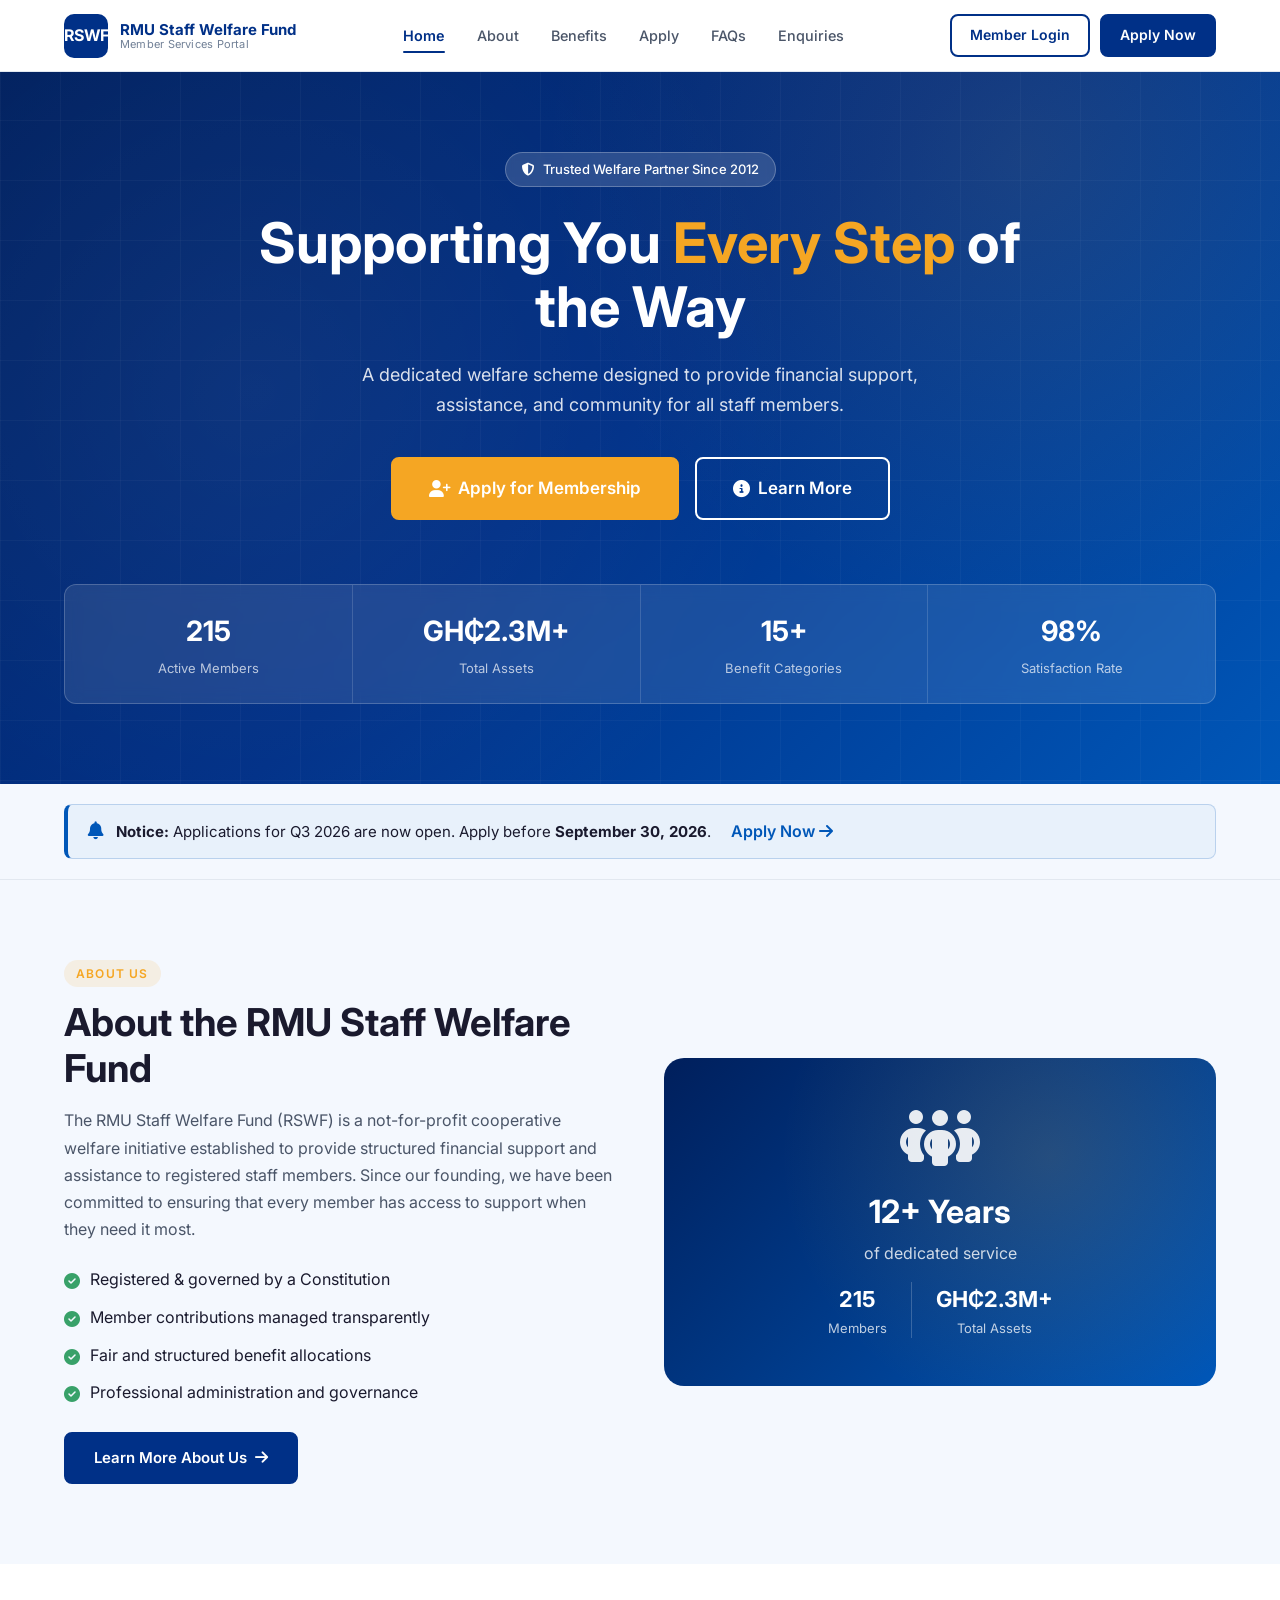
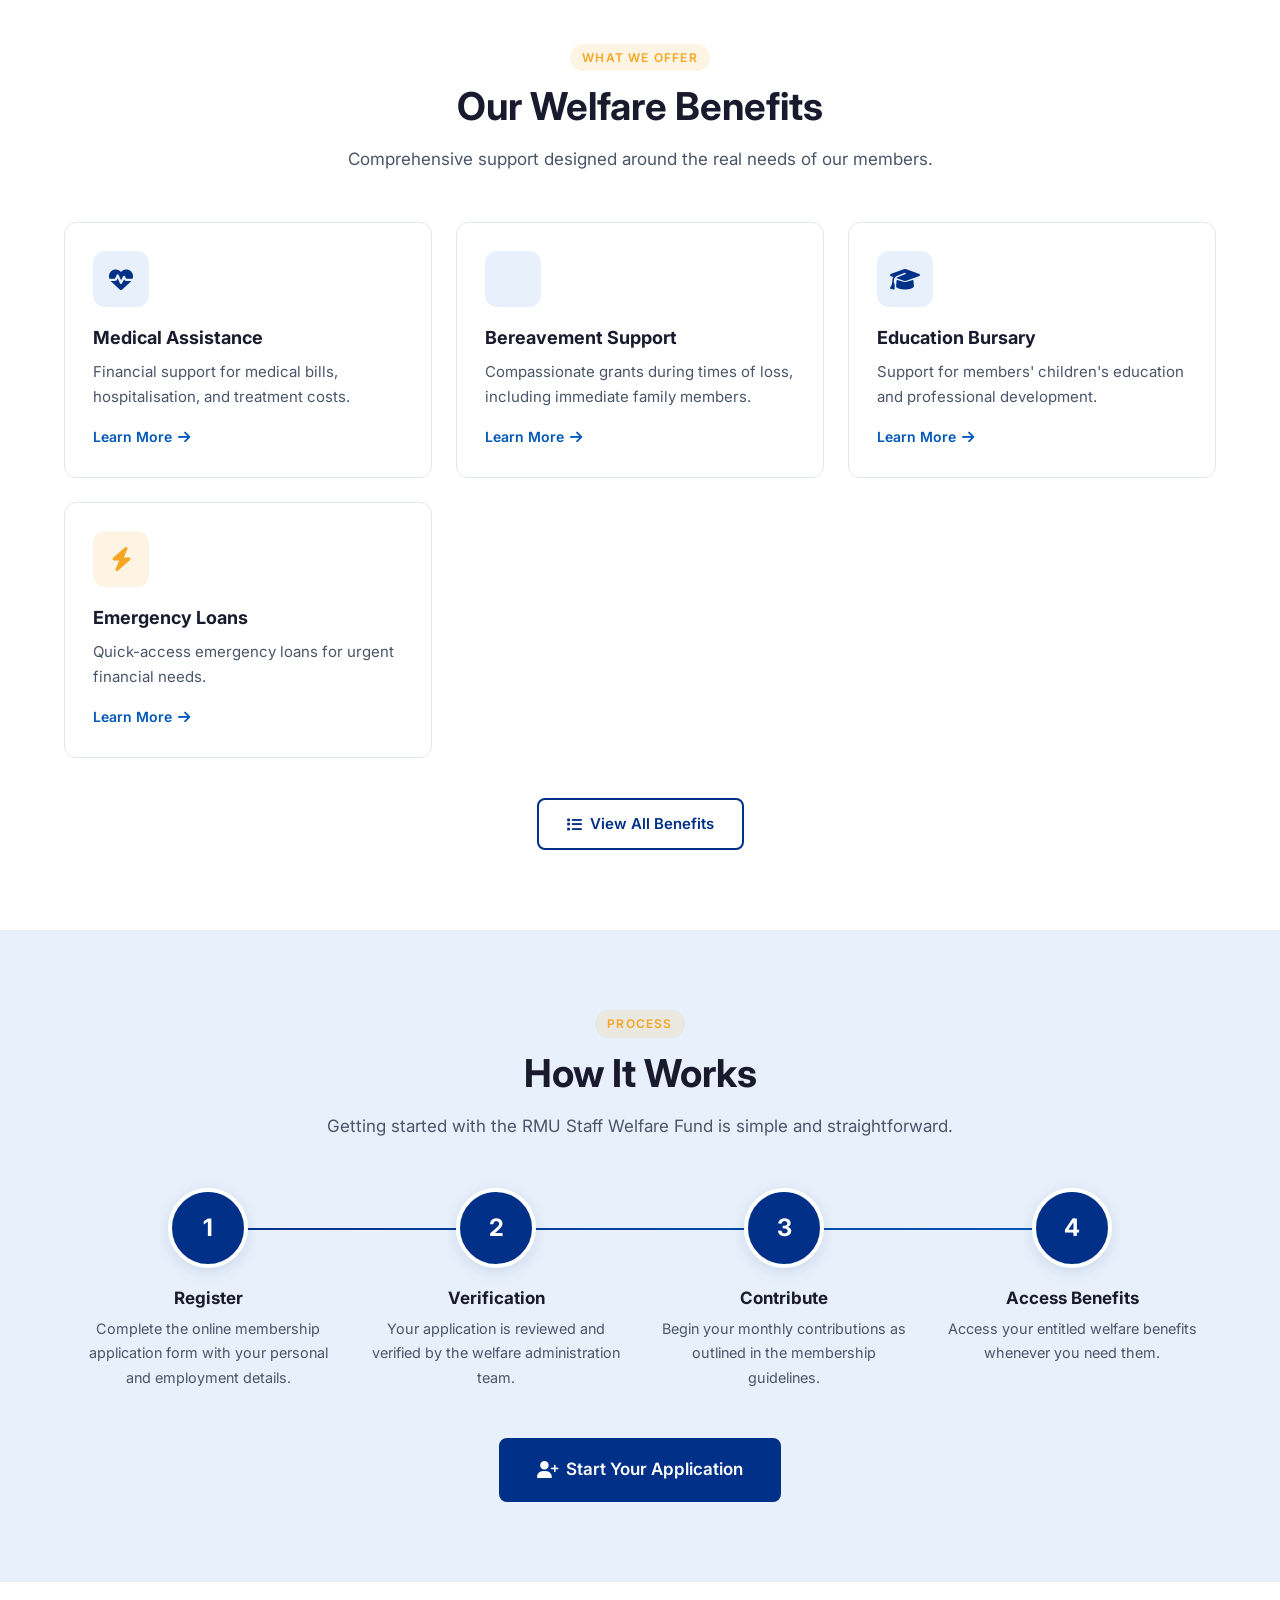
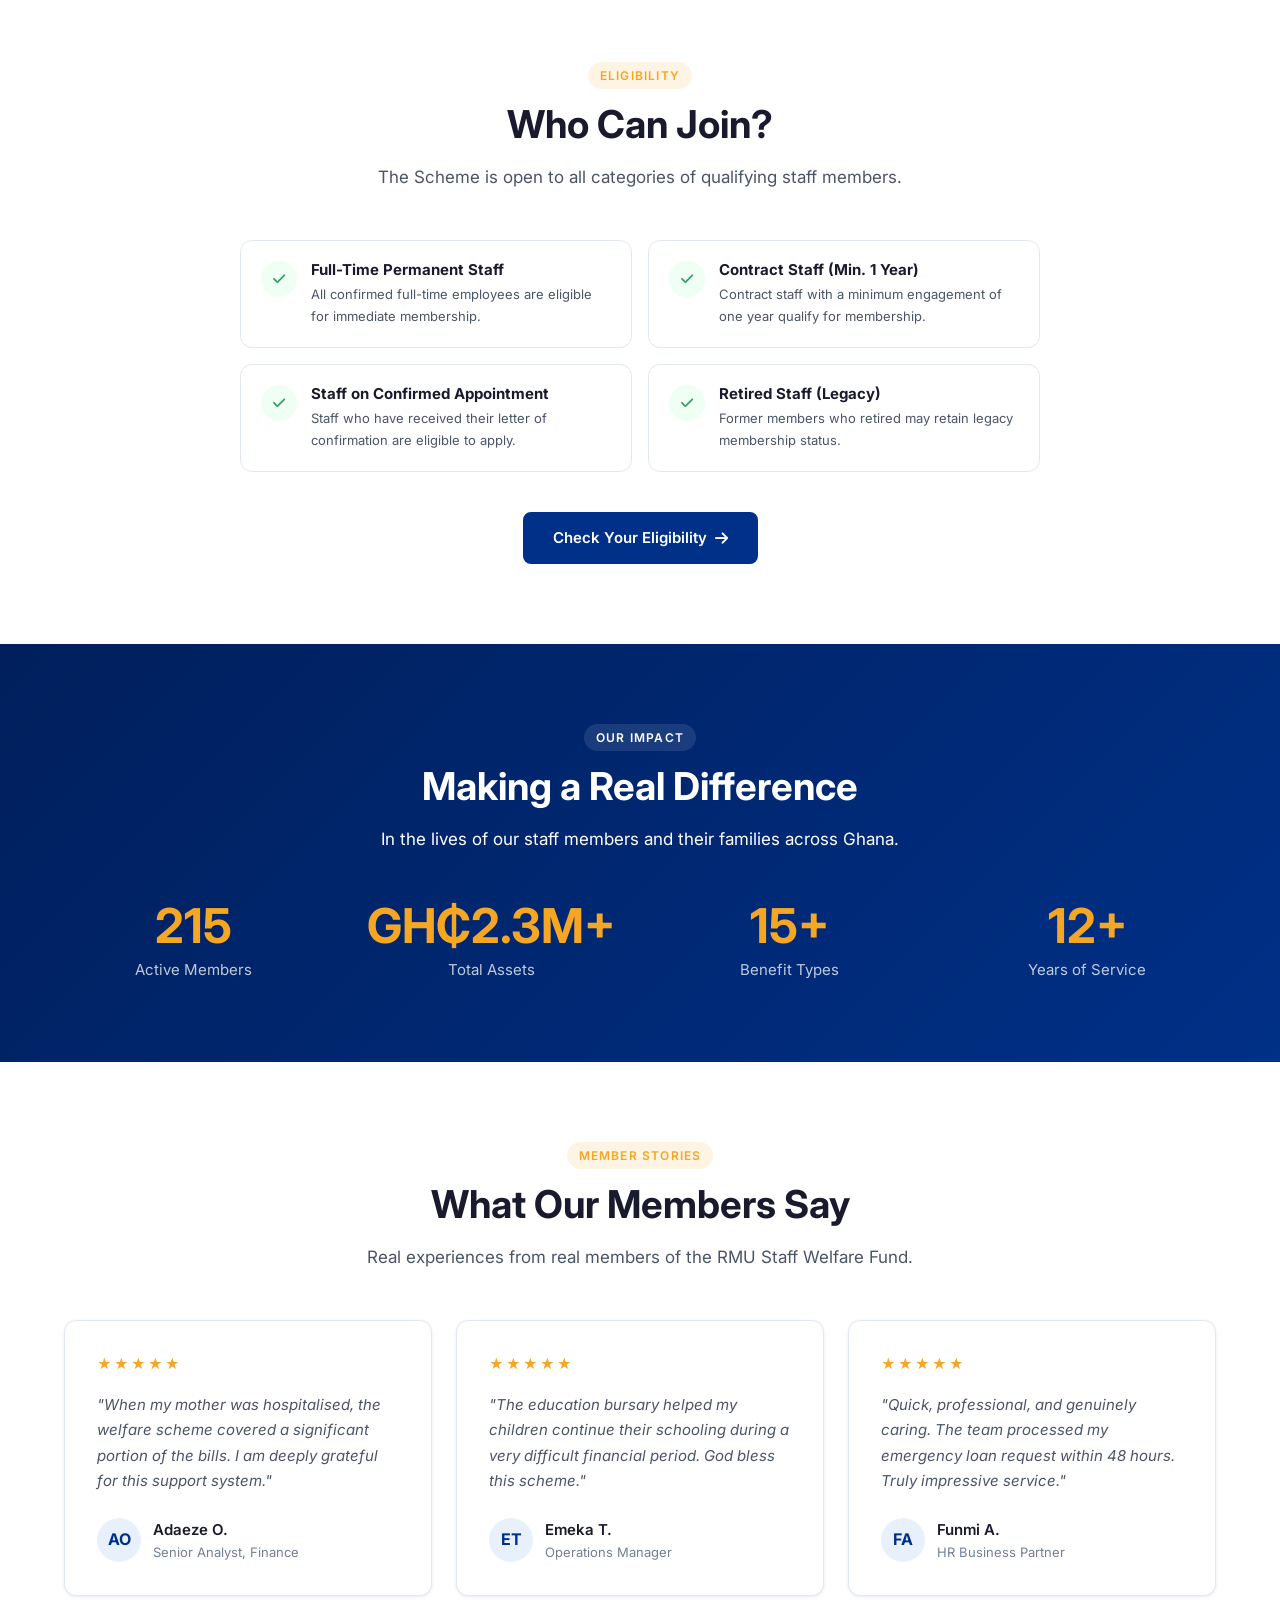
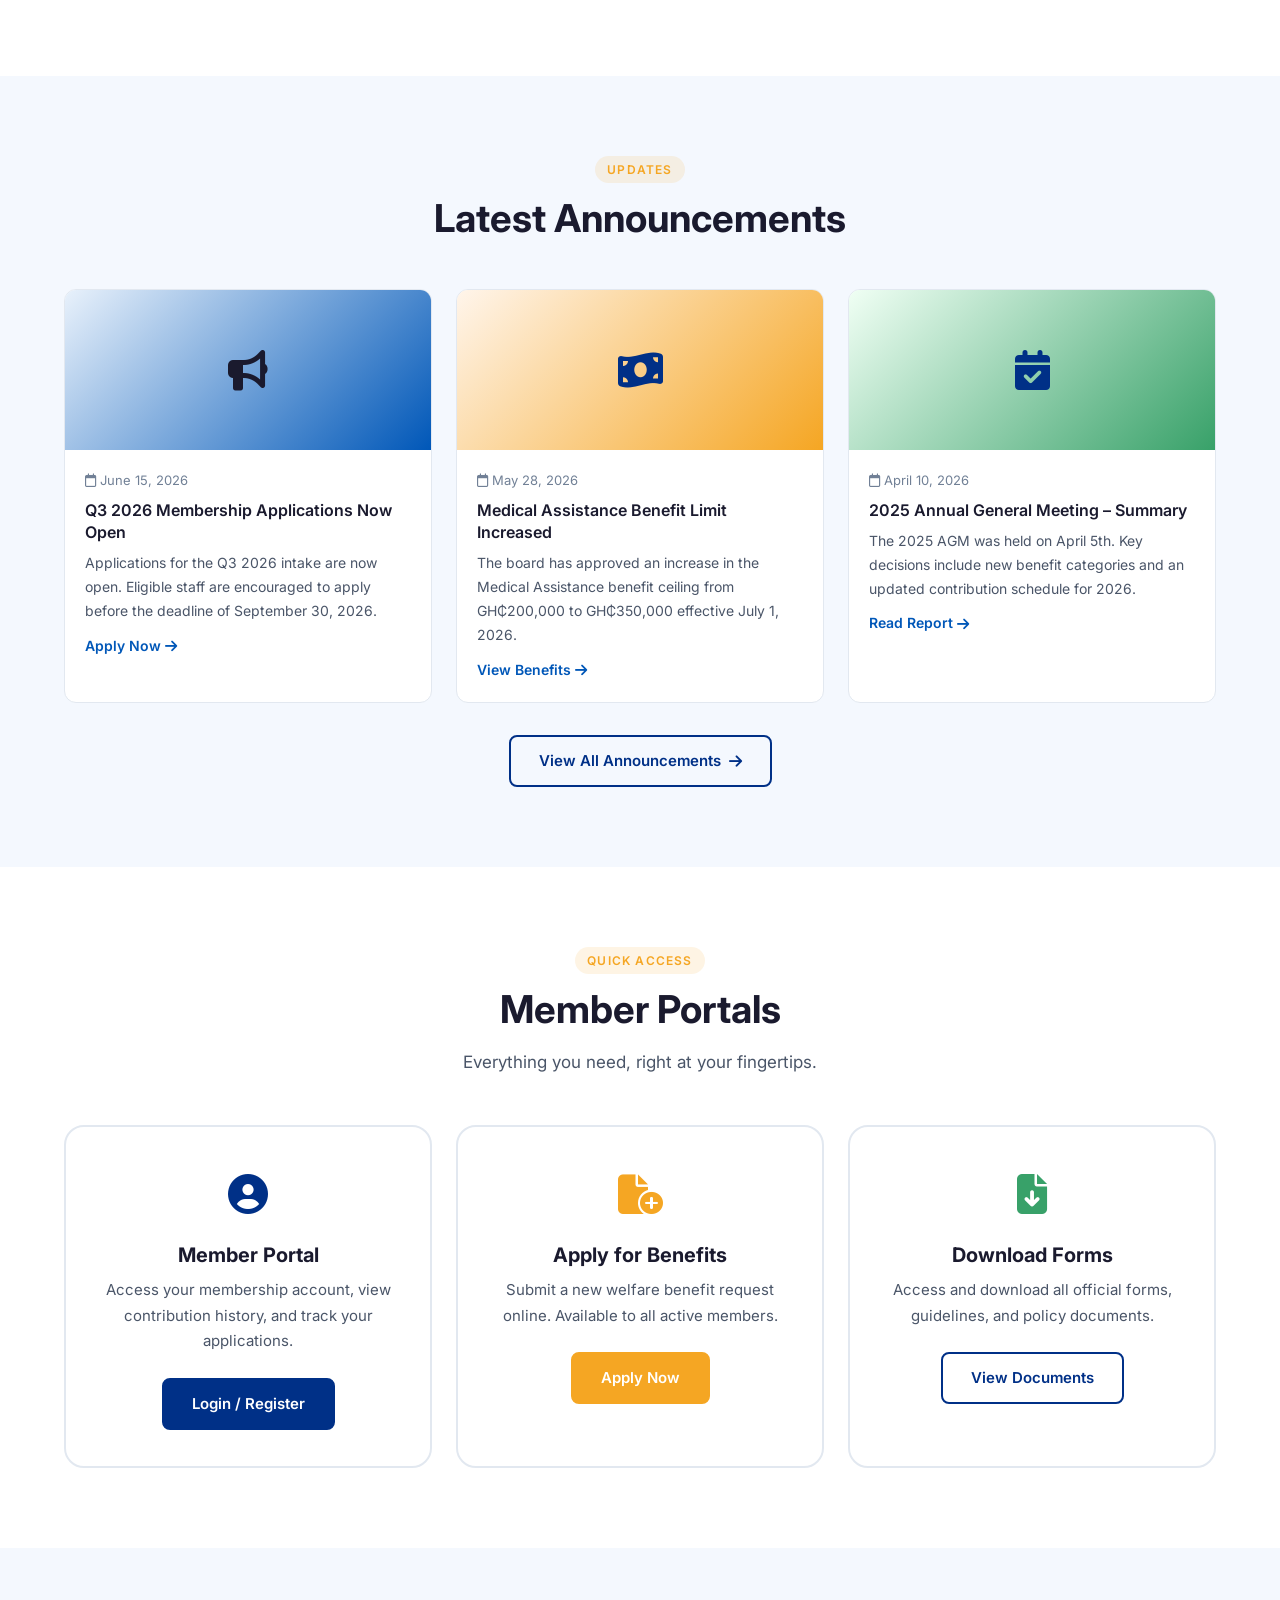
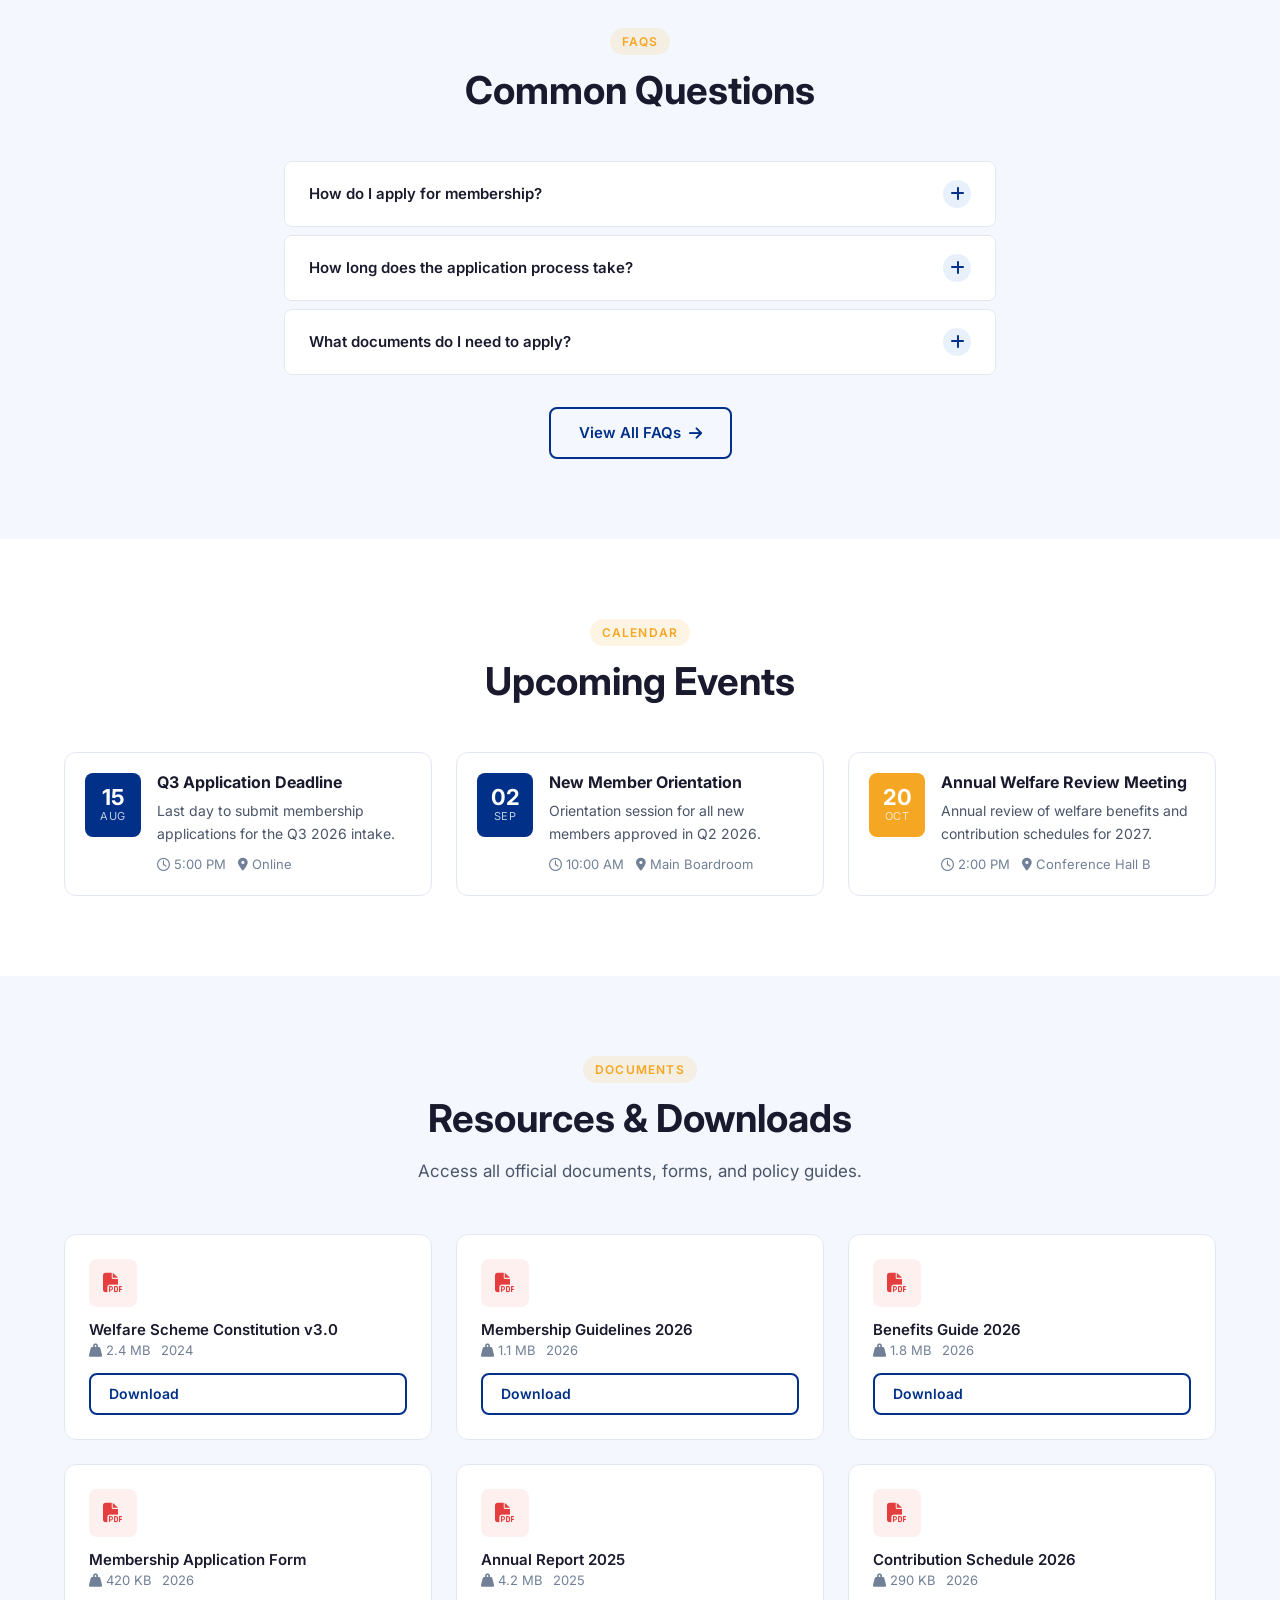
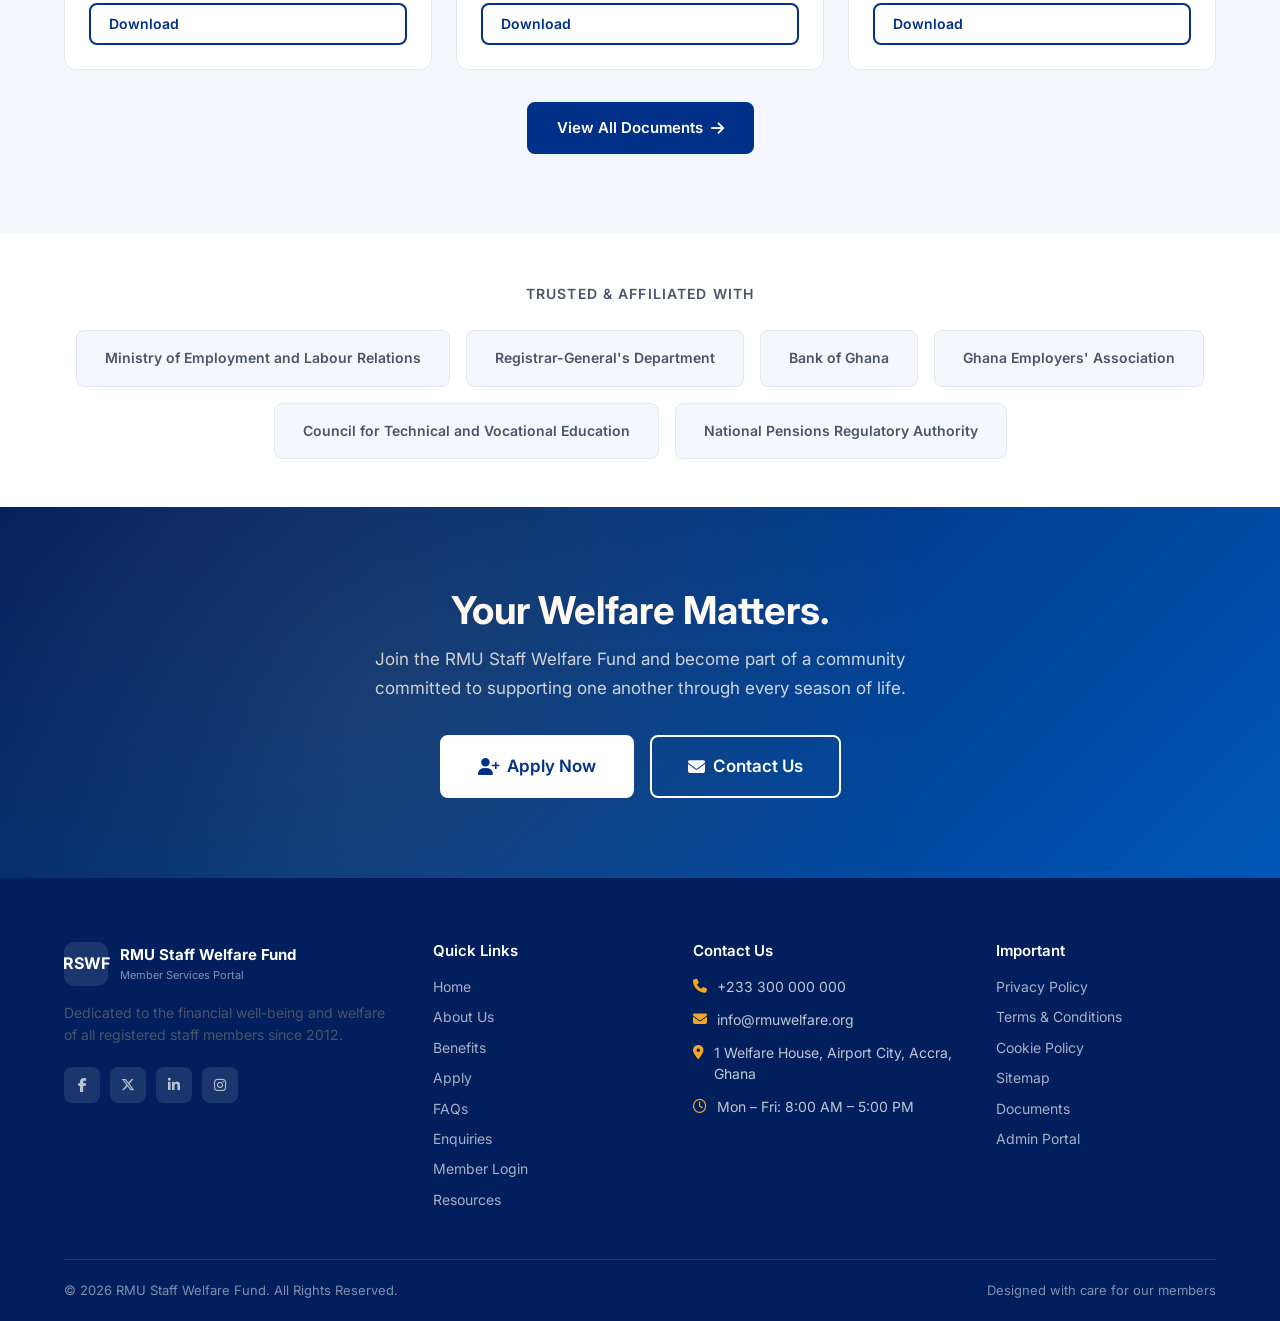
<file: index.html>
﻿<!DOCTYPE html>
<html lang="en">
<head>
  <meta charset="UTF-8"/>
  <meta name="viewport" content="width=device-width, initial-scale=1.0"/>
  <title>RMU Staff Welfare Fund – Supporting You Every Step of the Way</title>
  <meta name="description" content="The RMU Staff Welfare Fund (RSWF) provides financial support, assistance, and community for all registered staff members in Ghana."/>
  <meta name="keywords" content="staff welfare, welfare scheme, Ghana, employee benefits, financial support"/>
  <!-- Open Graph -->
  <meta property="og:title" content="RMU Staff Welfare Fund"/>
  <meta property="og:description" content="A dedicated welfare scheme providing financial support and assistance to all staff members."/>
  <meta property="og:type" content="website"/>
  <meta property="og:url" content="https://rmuwelfare.org"/>
  <meta property="og:image" content="https://rmuwelfare.org/og-image.jpg"/>
  <link rel="icon" href="data:image/svg+xml,<svg xmlns='http://www.w3.org/2000/svg' viewBox='0 0 100 100'><rect width='100' height='100' rx='20' fill='%23003087'/><text y='.9em' font-size='70' x='14' fill='white' font-weight='700'>S</text></svg>"/>
  <link rel="stylesheet" href="https://cdnjs.cloudflare.com/ajax/libs/font-awesome/6.5.0/css/all.min.css"/>
  <link rel="stylesheet" href="css/main.css"/>
</head>
<body>

<!-- NAV OVERLAY -->
<div class="nav-overlay" aria-hidden="true"></div>

<!-- NAVIGATION -->
<nav class="navbar" role="navigation" aria-label="Main navigation">
  <div class="container">
    <a href="index.html" class="nav-logo" aria-label="RMU Staff Welfare Fund Home">
      <div class="nav-logo-icon">RSWF</div>
      <div class="nav-logo-text">
        <span class="nav-logo-title">RMU Staff Welfare Fund</span>
        <span class="nav-logo-sub">Member Services Portal</span>
      </div>
    </a>
    <ul class="nav-links" role="list">
      <li><a href="index.html" class="active">Home</a></li>
      <li><a href="about.html">About</a></li>
      <li><a href="benefits.html">Benefits</a></li>
      <li><a href="apply.html">Apply</a></li>
      <li><a href="faq.html">FAQs</a></li>
      <li><a href="enquiries.html">Enquiries</a></li>
    </ul>
    <div class="nav-actions">
      <a href="login.html" class="btn btn-outline btn-sm">Member Login</a>
      <a href="apply.html" class="btn btn-primary btn-sm">Apply Now</a>
    </div>
    <button class="hamburger" aria-label="Toggle navigation" aria-expanded="false" aria-controls="nav-links">
      <span></span><span></span><span></span>
    </button>
  </div>
</nav>

<!-- HERO -->
<section class="hero" aria-label="Hero section">
  <div class="hero-pattern" aria-hidden="true"></div>
  <div class="container">
    <div class="hero-content animate-slide-up">
      <div class="hero-badge"><i class="fa-solid fa-shield-halved"></i> Trusted Welfare Partner Since 2012</div>
      <h1>Supporting You <span>Every Step</span> of the Way</h1>
      <p>A dedicated welfare scheme designed to provide financial support, assistance, and community for all staff members.</p>
      <div class="hero-actions">
        <a href="apply.html" class="btn btn-accent btn-lg"><i class="fa-solid fa-user-plus"></i> Apply for Membership</a>
        <a href="about.html" class="btn btn-outline-white btn-lg"><i class="fa-solid fa-info-circle"></i> Learn More</a>
      </div>
    </div>
    <div class="hero-stats" role="region" aria-label="Key statistics">
      <div class="hero-stat">
        <span class="hero-stat-value" data-counter data-target="215">215</span>
        <span class="hero-stat-label">Active Members</span>
      </div>
      <div class="hero-stat">
        <span class="hero-stat-value">GH₵2.3M+</span>
        <span class="hero-stat-label">Total Assets</span>
      </div>
      <div class="hero-stat">
        <span class="hero-stat-value" data-counter data-target="15" data-suffix="+">15+</span>
        <span class="hero-stat-label">Benefit Categories</span>
      </div>
      <div class="hero-stat">
        <span class="hero-stat-value" data-counter data-target="98" data-suffix="%">98%</span>
        <span class="hero-stat-label">Satisfaction Rate</span>
      </div>
    </div>
  </div>
</section>

<!-- ANNOUNCEMENT BANNER -->
<section class="notice-section">
  <div class="container">
    <div class="announcement-banner" role="alert">
      <i class="fa-solid fa-bell icon"></i>
      <p><strong>Notice:</strong> Applications for Q3 2026 are now open. Apply before <strong>September 30, 2026</strong>.</p>
      <a href="apply.html">Apply Now <i class="fa-solid fa-arrow-right"></i></a>
    </div>
  </div>
</section>

<!-- ABOUT SNIPPET -->
<section class="section bg-lighter" aria-labelledby="about-heading">
  <div class="container">
    <div class="grid grid-2" style="gap:48px;align-items:center">
      <div class="reveal">
        <div class="section-label">About Us</div>
        <h2 class="section-title" id="about-heading">About the RMU Staff Welfare Fund</h2>
        <p>The RMU Staff Welfare Fund (RSWF) is a not-for-profit cooperative welfare initiative established to provide structured financial support and assistance to registered staff members. Since our founding, we have been committed to ensuring that every member has access to support when they need it most.</p>
        <ul style="margin:24px 0;display:flex;flex-direction:column;gap:10px">
          <li style="display:flex;gap:10px;align-items:flex-start"><span style="color:var(--success);font-size:1rem;margin-top:2px"><i class="fa-solid fa-circle-check"></i></span><span>Registered &amp; governed by a Constitution</span></li>
          <li style="display:flex;gap:10px;align-items:flex-start"><span style="color:var(--success);font-size:1rem;margin-top:2px"><i class="fa-solid fa-circle-check"></i></span><span>Member contributions managed transparently</span></li>
          <li style="display:flex;gap:10px;align-items:flex-start"><span style="color:var(--success);font-size:1rem;margin-top:2px"><i class="fa-solid fa-circle-check"></i></span><span>Fair and structured benefit allocations</span></li>
          <li style="display:flex;gap:10px;align-items:flex-start"><span style="color:var(--success);font-size:1rem;margin-top:2px"><i class="fa-solid fa-circle-check"></i></span><span>Professional administration and governance</span></li>
        </ul>
        <a href="about.html" class="btn btn-primary">Learn More About Us <i class="fa-solid fa-arrow-right"></i></a>
      </div>
      <div class="reveal reveal-delay-2">
        <div style="background:linear-gradient(135deg,var(--primary-dark),var(--primary-light));border-radius:var(--radius-lg);padding:48px 32px;text-align:center;color:white;position:relative;overflow:hidden;min-height:320px;display:flex;flex-direction:column;align-items:center;justify-content:center;gap:16px">
          <div style="position:absolute;inset:0;background:radial-gradient(circle at 70% 30%,rgba(245,166,35,0.15),transparent 60%)"></div>
          <i class="fa-solid fa-people-group" style="font-size:4rem;opacity:0.9;position:relative"></i>
          <div style="position:relative">
            <div style="font-size:2rem;font-weight:700">12+ Years</div>
            <div style="opacity:0.8;margin-top:4px">of dedicated service</div>
          </div>
          <div style="display:flex;gap:24px;position:relative">
            <div style="text-align:center"><div style="font-size:1.375rem;font-weight:700">215</div><div style="font-size:0.8125rem;opacity:0.75">Members</div></div>
            <div style="width:1px;background:rgba(255,255,255,0.2)"></div>
            <div style="text-align:center"><div style="font-size:1.375rem;font-weight:700">GH₵2.3M+</div><div style="font-size:0.8125rem;opacity:0.75">Total Assets</div></div>
          </div>
        </div>
      </div>
    </div>
  </div>
</section>

<!-- BENEFITS OVERVIEW -->
<section class="section" aria-labelledby="benefits-heading">
  <div class="container">
    <div class="section-header">
      <div class="section-label">What We Offer</div>
      <h2 class="section-title" id="benefits-heading">Our Welfare Benefits</h2>
      <p class="section-subtitle">Comprehensive support designed around the real needs of our members.</p>
    </div>
    <div class="grid grid-3 reveal">
      <article class="card">
        <div class="card-icon"><i class="fa-solid fa-heart-pulse"></i></div>
        <h3>Medical Assistance</h3>
        <p>Financial support for medical bills, hospitalisation, and treatment costs.</p>
        <a href="benefits.html" class="card-link">Learn More <i class="fa-solid fa-arrow-right"></i></a>
      </article>
      <article class="card reveal-delay-1">
        <div class="card-icon"><i class="fa-solid fa-hands-holding-heart"></i></div>
        <h3>Bereavement Support</h3>
        <p>Compassionate grants during times of loss, including immediate family members.</p>
        <a href="benefits.html" class="card-link">Learn More <i class="fa-solid fa-arrow-right"></i></a>
      </article>
      <article class="card reveal-delay-2">
        <div class="card-icon"><i class="fa-solid fa-graduation-cap"></i></div>
        <h3>Education Bursary</h3>
        <p>Support for members' children's education and professional development.</p>
        <a href="benefits.html" class="card-link">Learn More <i class="fa-solid fa-arrow-right"></i></a>
      </article>
      <article class="card reveal">
        <div class="card-icon accent"><i class="fa-solid fa-bolt"></i></div>
        <h3>Emergency Loans</h3>
        <p>Quick-access emergency loans for urgent financial needs.</p>
        <a href="benefits.html" class="card-link">Learn More <i class="fa-solid fa-arrow-right"></i></a>
      </article>

    </div>
    <div class="text-center" style="margin-top:40px">
      <a href="benefits.html" class="btn btn-outline"><i class="fa-solid fa-list"></i> View All Benefits</a>
    </div>
  </div>
</section>

<!-- HOW IT WORKS -->
<section class="section bg-light" aria-labelledby="how-heading">
  <div class="container">
    <div class="section-header">
      <div class="section-label">Process</div>
      <h2 class="section-title" id="how-heading">How It Works</h2>
      <p class="section-subtitle">Getting started with the RMU Staff Welfare Fund is simple and straightforward.</p>
    </div>
    <div class="steps-grid reveal">
      <div class="step-item">
        <div class="step-number">1</div>
        <h3>Register</h3>
        <p>Complete the online membership application form with your personal and employment details.</p>
      </div>
      <div class="step-item">
        <div class="step-number">2</div>
        <h3>Verification</h3>
        <p>Your application is reviewed and verified by the welfare administration team.</p>
      </div>
      <div class="step-item">
        <div class="step-number">3</div>
        <h3>Contribute</h3>
        <p>Begin your monthly contributions as outlined in the membership guidelines.</p>
      </div>
      <div class="step-item">
        <div class="step-number">4</div>
        <h3>Access Benefits</h3>
        <p>Access your entitled welfare benefits whenever you need them.</p>
      </div>
    </div>
    <div class="text-center" style="margin-top:48px">
      <a href="apply.html" class="btn btn-primary btn-lg"><i class="fa-solid fa-user-plus"></i> Start Your Application</a>
    </div>
  </div>
</section>

<!-- ELIGIBILITY -->
<section class="section" aria-labelledby="eligibility-heading">
  <div class="container">
    <div class="section-header">
      <div class="section-label">Eligibility</div>
      <h2 class="section-title" id="eligibility-heading">Who Can Join?</h2>
      <p class="section-subtitle">The Scheme is open to all categories of qualifying staff members.</p>
    </div>
    <div class="eligibility-grid reveal" style="max-width:800px;margin:0 auto 40px">
      <div class="eligibility-item">
        <div class="eligibility-icon"><i class="fa-solid fa-check"></i></div>
        <div class="eligibility-text"><h4>Full-Time Permanent Staff</h4><p>All confirmed full-time employees are eligible for immediate membership.</p></div>
      </div>
      <div class="eligibility-item">
        <div class="eligibility-icon"><i class="fa-solid fa-check"></i></div>
        <div class="eligibility-text"><h4>Contract Staff (Min. 1 Year)</h4><p>Contract staff with a minimum engagement of one year qualify for membership.</p></div>
      </div>
      <div class="eligibility-item">
        <div class="eligibility-icon"><i class="fa-solid fa-check"></i></div>
        <div class="eligibility-text"><h4>Staff on Confirmed Appointment</h4><p>Staff who have received their letter of confirmation are eligible to apply.</p></div>
      </div>
      <div class="eligibility-item">
        <div class="eligibility-icon"><i class="fa-solid fa-check"></i></div>
        <div class="eligibility-text"><h4>Retired Staff (Legacy)</h4><p>Former members who retired may retain legacy membership status.</p></div>
      </div>
    </div>
    <div class="text-center">
      <a href="apply.html" class="btn btn-primary">Check Your Eligibility <i class="fa-solid fa-arrow-right"></i></a>
    </div>
  </div>
</section>

<!-- STATISTICS / IMPACT -->
<section class="stats-section" aria-label="Impact statistics">
  <div class="container">
    <div class="section-header" style="margin-bottom:48px">
      <div class="section-label text-white" style="background:rgba(255,255,255,0.1);color:var(--accent)">Our Impact</div>
      <h2 class="section-title text-white">Making a Real Difference</h2>
      <p class="section-subtitle text-white" style="color:rgba(255,255,255,0.75)">In the lives of our staff members and their families across Ghana.</p>
    </div>
    <div class="stats-grid">
      <div class="stat-item reveal">
        <span class="stat-value" data-counter data-target="215">0</span>
        <div class="stat-label">Active Members</div>
      </div>
      <div class="stat-item reveal reveal-delay-1">
        <span class="stat-value">GH₵2.3M+</span>
        <div class="stat-label">Total Assets</div>
      </div>
      <div class="stat-item reveal reveal-delay-2">
        <span class="stat-value" data-counter data-target="15" data-suffix="+">0+</span>
        <div class="stat-label">Benefit Types</div>
      </div>
      <div class="stat-item reveal reveal-delay-3">
        <span class="stat-value" data-counter data-target="12" data-suffix="+">0+</span>
        <div class="stat-label">Years of Service</div>
      </div>
    </div>
  </div>
</section>

<!-- TESTIMONIALS -->
<section class="section" aria-labelledby="testimonials-heading">
  <div class="container">
    <div class="section-header">
      <div class="section-label">Member Stories</div>
      <h2 class="section-title" id="testimonials-heading">What Our Members Say</h2>
      <p class="section-subtitle">Real experiences from real members of the RMU Staff Welfare Fund.</p>
    </div>
    <div class="grid grid-3">
      <article class="testimonial-card reveal">
        <div class="testimonial-stars">★★★★★</div>
        <p class="testimonial-text">"When my mother was hospitalised, the welfare scheme covered a significant portion of the bills. I am deeply grateful for this support system."</p>
        <div class="testimonial-author">
          <div class="testimonial-avatar" aria-hidden="true">AO</div>
          <div><div class="testimonial-name">Adaeze O.</div><div class="testimonial-role">Senior Analyst, Finance</div></div>
        </div>
      </article>
      <article class="testimonial-card reveal reveal-delay-1">
        <div class="testimonial-stars">★★★★★</div>
        <p class="testimonial-text">"The education bursary helped my children continue their schooling during a very difficult financial period. God bless this scheme."</p>
        <div class="testimonial-author">
          <div class="testimonial-avatar" aria-hidden="true">ET</div>
          <div><div class="testimonial-name">Emeka T.</div><div class="testimonial-role">Operations Manager</div></div>
        </div>
      </article>
      <article class="testimonial-card reveal reveal-delay-2">
        <div class="testimonial-stars">★★★★★</div>
        <p class="testimonial-text">"Quick, professional, and genuinely caring. The team processed my emergency loan request within 48 hours. Truly impressive service."</p>
        <div class="testimonial-author">
          <div class="testimonial-avatar" aria-hidden="true">FA</div>
          <div><div class="testimonial-name">Funmi A.</div><div class="testimonial-role">HR Business Partner</div></div>
        </div>
      </article>
    </div>
  </div>
</section>

<!-- ANNOUNCEMENTS / NEWS -->
<section class="section bg-lighter" aria-labelledby="news-heading">
  <div class="container">
    <div class="section-header">
      <div class="section-label">Updates</div>
      <h2 class="section-title" id="news-heading">Latest Announcements</h2>
    </div>
    <div class="grid grid-3 reveal">
      <article class="news-card">
        <div class="news-card-img"><i class="fa-solid fa-bullhorn"></i></div>
        <div class="news-card-body">
          <div class="news-date"><i class="fa-regular fa-calendar"></i> June 15, 2026</div>
          <h3 class="news-title">Q3 2026 Membership Applications Now Open</h3>
          <p class="news-excerpt">Applications for the Q3 2026 intake are now open. Eligible staff are encouraged to apply before the deadline of September 30, 2026.</p>
          <a href="apply.html" class="news-read-more">Apply Now <i class="fa-solid fa-arrow-right"></i></a>
        </div>
      </article>
      <article class="news-card">
        <div class="news-card-img" style="background:linear-gradient(135deg,#FFF5EB,#F5A623)"><i class="fa-solid fa-money-bill-wave" style="color:var(--primary)"></i></div>
        <div class="news-card-body">
          <div class="news-date"><i class="fa-regular fa-calendar"></i> May 28, 2026</div>
          <h3 class="news-title">Medical Assistance Benefit Limit Increased</h3>
          <p class="news-excerpt">The board has approved an increase in the Medical Assistance benefit ceiling from GH₵200,000 to GH₵350,000 effective July 1, 2026.</p>
          <a href="benefits.html" class="news-read-more">View Benefits <i class="fa-solid fa-arrow-right"></i></a>
        </div>
      </article>
      <article class="news-card">
        <div class="news-card-img" style="background:linear-gradient(135deg,#F0FFF4,#38A169)"><i class="fa-solid fa-calendar-check" style="color:var(--primary)"></i></div>
        <div class="news-card-body">
          <div class="news-date"><i class="fa-regular fa-calendar"></i> April 10, 2026</div>
          <h3 class="news-title">2025 Annual General Meeting – Summary</h3>
          <p class="news-excerpt">The 2025 AGM was held on April 5th. Key decisions include new benefit categories and an updated contribution schedule for 2026.</p>
          <a href="resources.html" class="news-read-more">Read Report <i class="fa-solid fa-arrow-right"></i></a>
        </div>
      </article>
    </div>
    <div class="text-center" style="margin-top:32px">
      <a href="resources.html" class="btn btn-outline">View All Announcements <i class="fa-solid fa-arrow-right"></i></a>
    </div>
  </div>
</section>

<!-- QUICK LINKS / PORTALS -->
<section class="section" aria-labelledby="portals-heading">
  <div class="container">
    <div class="section-header">
      <div class="section-label">Quick Access</div>
      <h2 class="section-title" id="portals-heading">Member Portals</h2>
      <p class="section-subtitle">Everything you need, right at your fingertips.</p>
    </div>
    <div class="grid grid-3 reveal">
      <div class="portal-card">
        <div class="icon"><i class="fa-solid fa-user-circle"></i></div>
        <h3>Member Portal</h3>
        <p>Access your membership account, view contribution history, and track your applications.</p>
        <a href="login.html" class="btn btn-primary" style="display:inline-flex">Login / Register</a>
      </div>
      <div class="portal-card">
        <div class="icon" style="color:var(--accent)"><i class="fa-solid fa-file-circle-plus"></i></div>
        <h3>Apply for Benefits</h3>
        <p>Submit a new welfare benefit request online. Available to all active members.</p>
        <a href="apply.html" class="btn btn-accent" style="display:inline-flex">Apply Now</a>
      </div>
      <div class="portal-card">
        <div class="icon" style="color:var(--success)"><i class="fa-solid fa-file-arrow-down"></i></div>
        <h3>Download Forms</h3>
        <p>Access and download all official forms, guidelines, and policy documents.</p>
        <a href="resources.html" class="btn btn-outline" style="display:inline-flex">View Documents</a>
      </div>
    </div>
  </div>
</section>

<!-- FAQ TEASER -->
<section class="section bg-lighter" aria-labelledby="faq-teaser-heading">
  <div class="container" style="max-width:760px">
    <div class="section-header">
      <div class="section-label">FAQs</div>
      <h2 class="section-title" id="faq-teaser-heading">Common Questions</h2>
    </div>
    <div data-accordion-group>
      <div class="accordion-item">
        <div class="accordion-header" role="button" tabindex="0" aria-expanded="false">
          <span class="accordion-question">How do I apply for membership?</span>
          <span class="accordion-icon" aria-hidden="true"><i class="fa-solid fa-plus"></i></span>
        </div>
        <div class="accordion-body"><p>You can apply online by clicking the "Apply Now" button and completing the four-step membership application form. You will need your Employee ID, personal details, and supporting documents.</p></div>
      </div>
      <div class="accordion-item">
        <div class="accordion-header" role="button" tabindex="0" aria-expanded="false">
          <span class="accordion-question">How long does the application process take?</span>
          <span class="accordion-icon" aria-hidden="true"><i class="fa-solid fa-plus"></i></span>
        </div>
        <div class="accordion-body"><p>The standard processing time is 5–10 working days from submission. You will receive an email notification once your application has been reviewed and a decision made.</p></div>
      </div>
      <div class="accordion-item">
        <div class="accordion-header" role="button" tabindex="0" aria-expanded="false">
          <span class="accordion-question">What documents do I need to apply?</span>
          <span class="accordion-icon" aria-hidden="true"><i class="fa-solid fa-plus"></i></span>
        </div>
        <div class="accordion-body"><p>You will need: a valid Staff ID Card and a recent passport photograph. No bank details or bank statement are required at the membership application stage.</p></div>
      </div>
    </div>
    <div class="text-center" style="margin-top:32px">
      <a href="faq.html" class="btn btn-outline">View All FAQs <i class="fa-solid fa-arrow-right"></i></a>
    </div>
  </div>
</section>

<!-- EVENTS -->
<section class="section" aria-labelledby="events-heading">
  <div class="container">
    <div class="section-header">
      <div class="section-label">Calendar</div>
      <h2 class="section-title" id="events-heading">Upcoming Events</h2>
    </div>
    <div class="grid grid-3 reveal">
      <div class="event-card">
        <div class="event-date-badge"><div class="event-date-day">15</div><div class="event-date-month">Aug</div></div>
        <div class="event-content">
          <h4>Q3 Application Deadline</h4>
          <p>Last day to submit membership applications for the Q3 2026 intake.</p>
          <div class="event-meta"><span><i class="fa-regular fa-clock"></i> 5:00 PM</span><span><i class="fa-solid fa-location-dot"></i> Online</span></div>
        </div>
      </div>
      <div class="event-card">
        <div class="event-date-badge"><div class="event-date-day">02</div><div class="event-date-month">Sep</div></div>
        <div class="event-content">
          <h4>New Member Orientation</h4>
          <p>Orientation session for all new members approved in Q2 2026.</p>
          <div class="event-meta"><span><i class="fa-regular fa-clock"></i> 10:00 AM</span><span><i class="fa-solid fa-location-dot"></i> Main Boardroom</span></div>
        </div>
      </div>
      <div class="event-card">
        <div class="event-date-badge" style="background:var(--accent)"><div class="event-date-day">20</div><div class="event-date-month">Oct</div></div>
        <div class="event-content">
          <h4>Annual Welfare Review Meeting</h4>
          <p>Annual review of welfare benefits and contribution schedules for 2027.</p>
          <div class="event-meta"><span><i class="fa-regular fa-clock"></i> 2:00 PM</span><span><i class="fa-solid fa-location-dot"></i> Conference Hall B</span></div>
        </div>
      </div>
    </div>
  </div>
</section>

<!-- RESOURCES TEASER -->
<section class="section bg-lighter" aria-labelledby="resources-heading">
  <div class="container">
    <div class="section-header">
      <div class="section-label">Documents</div>
      <h2 class="section-title" id="resources-heading">Resources & Downloads</h2>
      <p class="section-subtitle">Access all official documents, forms, and policy guides.</p>
    </div>
    <div class="grid grid-3 reveal">
      <div class="doc-card">
        <div class="doc-icon"><i class="fa-solid fa-file-pdf"></i></div>
        <div><div class="doc-title">Welfare Scheme Constitution v3.0</div><div class="doc-meta"><span><i class="fa-solid fa-weight-hanging"></i> 2.4 MB</span><span>2024</span></div></div>
        <a href="resources.html" class="btn btn-outline btn-sm">Download</a>
      </div>
      <div class="doc-card">
        <div class="doc-icon"><i class="fa-solid fa-file-pdf"></i></div>
        <div><div class="doc-title">Membership Guidelines 2026</div><div class="doc-meta"><span><i class="fa-solid fa-weight-hanging"></i> 1.1 MB</span><span>2026</span></div></div>
        <a href="resources.html" class="btn btn-outline btn-sm">Download</a>
      </div>
      <div class="doc-card">
        <div class="doc-icon"><i class="fa-solid fa-file-pdf"></i></div>
        <div><div class="doc-title">Benefits Guide 2026</div><div class="doc-meta"><span><i class="fa-solid fa-weight-hanging"></i> 1.8 MB</span><span>2026</span></div></div>
        <a href="resources.html" class="btn btn-outline btn-sm">Download</a>
      </div>
      <div class="doc-card">
        <div class="doc-icon"><i class="fa-solid fa-file-pdf"></i></div>
        <div><div class="doc-title">Membership Application Form</div><div class="doc-meta"><span><i class="fa-solid fa-weight-hanging"></i> 420 KB</span><span>2026</span></div></div>
        <a href="resources.html" class="btn btn-outline btn-sm">Download</a>
      </div>
      <div class="doc-card">
        <div class="doc-icon"><i class="fa-solid fa-file-pdf"></i></div>
        <div><div class="doc-title">Annual Report 2025</div><div class="doc-meta"><span><i class="fa-solid fa-weight-hanging"></i> 4.2 MB</span><span>2025</span></div></div>
        <a href="resources.html" class="btn btn-outline btn-sm">Download</a>
      </div>
      <div class="doc-card">
        <div class="doc-icon"><i class="fa-solid fa-file-pdf"></i></div>
        <div><div class="doc-title">Contribution Schedule 2026</div><div class="doc-meta"><span><i class="fa-solid fa-weight-hanging"></i> 290 KB</span><span>2026</span></div></div>
        <a href="resources.html" class="btn btn-outline btn-sm">Download</a>
      </div>
    </div>
    <div class="text-center" style="margin-top:32px">
      <a href="resources.html" class="btn btn-primary">View All Documents <i class="fa-solid fa-arrow-right"></i></a>
    </div>
  </div>
</section>

<!-- PARTNERS -->
<section class="section-sm" aria-label="Affiliations">
  <div class="container">
    <div class="text-center mb-24">
      <p class="fw-600" style="color:var(--text-medium);font-size:0.875rem;text-transform:uppercase;letter-spacing:0.08em">Trusted & Affiliated With</p>
    </div>
    <div class="partners-grid">
      <div class="partner-item">Ministry of Employment and Labour Relations</div>
      <div class="partner-item">Registrar-General's Department</div>
      <div class="partner-item">Bank of Ghana</div>
      <div class="partner-item">Ghana Employers' Association</div>
      <div class="partner-item">Council for Technical and Vocational Education</div>
      <div class="partner-item">National Pensions Regulatory Authority</div>
    </div>
  </div>
</section>

<!-- CTA -->
<section class="cta-section" aria-label="Call to action">
  <div class="container">
    <h2>Your Welfare Matters.</h2>
    <p>Join the RMU Staff Welfare Fund and become part of a community committed to supporting one another through every season of life.</p>
    <div class="cta-actions">
      <a href="apply.html" class="btn btn-white btn-lg"><i class="fa-solid fa-user-plus"></i> Apply Now</a>
      <a href="enquiries.html" class="btn btn-outline-white btn-lg"><i class="fa-solid fa-envelope"></i> Contact Us</a>
    </div>
  </div>
</section>

<!-- FOOTER -->
<footer class="footer" role="contentinfo">
  <div class="container">
    <div class="footer-grid">
      <div>
        <div class="footer-logo">
          <div class="footer-logo-icon">RSWF</div>
          <div><span class="footer-logo-title">RMU Staff Welfare Fund</span><span class="footer-logo-sub">Member Services Portal</span></div>
        </div>
        <p class="footer-tagline">Dedicated to the financial well-being and welfare of all registered staff members since 2012.</p>
        <div class="footer-social">
          <a href="#" aria-label="Facebook"><i class="fa-brands fa-facebook-f"></i></a>
          <a href="#" aria-label="Twitter"><i class="fa-brands fa-x-twitter"></i></a>
          <a href="#" aria-label="LinkedIn"><i class="fa-brands fa-linkedin-in"></i></a>
          <a href="#" aria-label="Instagram"><i class="fa-brands fa-instagram"></i></a>
        </div>
      </div>
      <div class="footer-col">
        <h4>Quick Links</h4>
        <div class="footer-links">
          <a href="index.html">Home</a>
          <a href="about.html">About Us</a>
          <a href="benefits.html">Benefits</a>
          <a href="apply.html">Apply</a>
          <a href="faq.html">FAQs</a>
          <a href="enquiries.html">Enquiries</a>
          <a href="login.html">Member Login</a>
          <a href="resources.html">Resources</a>
        </div>
      </div>
      <div class="footer-col">
        <h4>Contact Us</h4>
        <div class="footer-contact">
          <div class="footer-contact-item"><i class="fa-solid fa-phone"></i><span>+233 300 000 000</span></div>
          <div class="footer-contact-item"><i class="fa-solid fa-envelope"></i><span>info@rmuwelfare.org</span></div>
          <div class="footer-contact-item"><i class="fa-solid fa-location-dot"></i><span>1 Welfare House, Airport City, Accra, Ghana</span></div>
          <div class="footer-contact-item"><i class="fa-regular fa-clock"></i><span>Mon – Fri: 8:00 AM – 5:00 PM</span></div>
        </div>
      </div>
      <div class="footer-col">
        <h4>Important</h4>
        <div class="footer-links">
          <a href="#">Privacy Policy</a>
          <a href="#">Terms &amp; Conditions</a>
          <a href="#">Cookie Policy</a>
          <a href="#">Sitemap</a>
          <a href="resources.html">Documents</a>
          <a href="admin.html">Admin Portal</a>
        </div>
      </div>
    </div>
    <div class="footer-bottom">
      <span>© 2026 RMU Staff Welfare Fund. All Rights Reserved.</span>
      <span>Designed with care for our members</span>
    </div>
  </div>
</footer>

<!-- Scroll to Top -->
<button id="scroll-top" aria-label="Scroll to top" style="position:fixed;bottom:24px;right:24px;width:44px;height:44px;border-radius:50%;background:var(--primary);color:white;border:none;cursor:pointer;display:none;align-items:center;justify-content:center;box-shadow:var(--shadow-md);transition:all var(--transition);z-index:500" onclick="window.scrollTo({top:0,behavior:'smooth'})"><i class="fa-solid fa-arrow-up"></i></button>

<script src="js/main.js"></script>
<script>
  // Show scroll to top on scroll
  window.addEventListener('scroll',()=>{
    const btn = document.getElementById('scroll-top');
    if(btn) btn.style.display = window.scrollY>400?'flex':'none';
  },{passive:true});
</script>
</body>
</html>
</file>
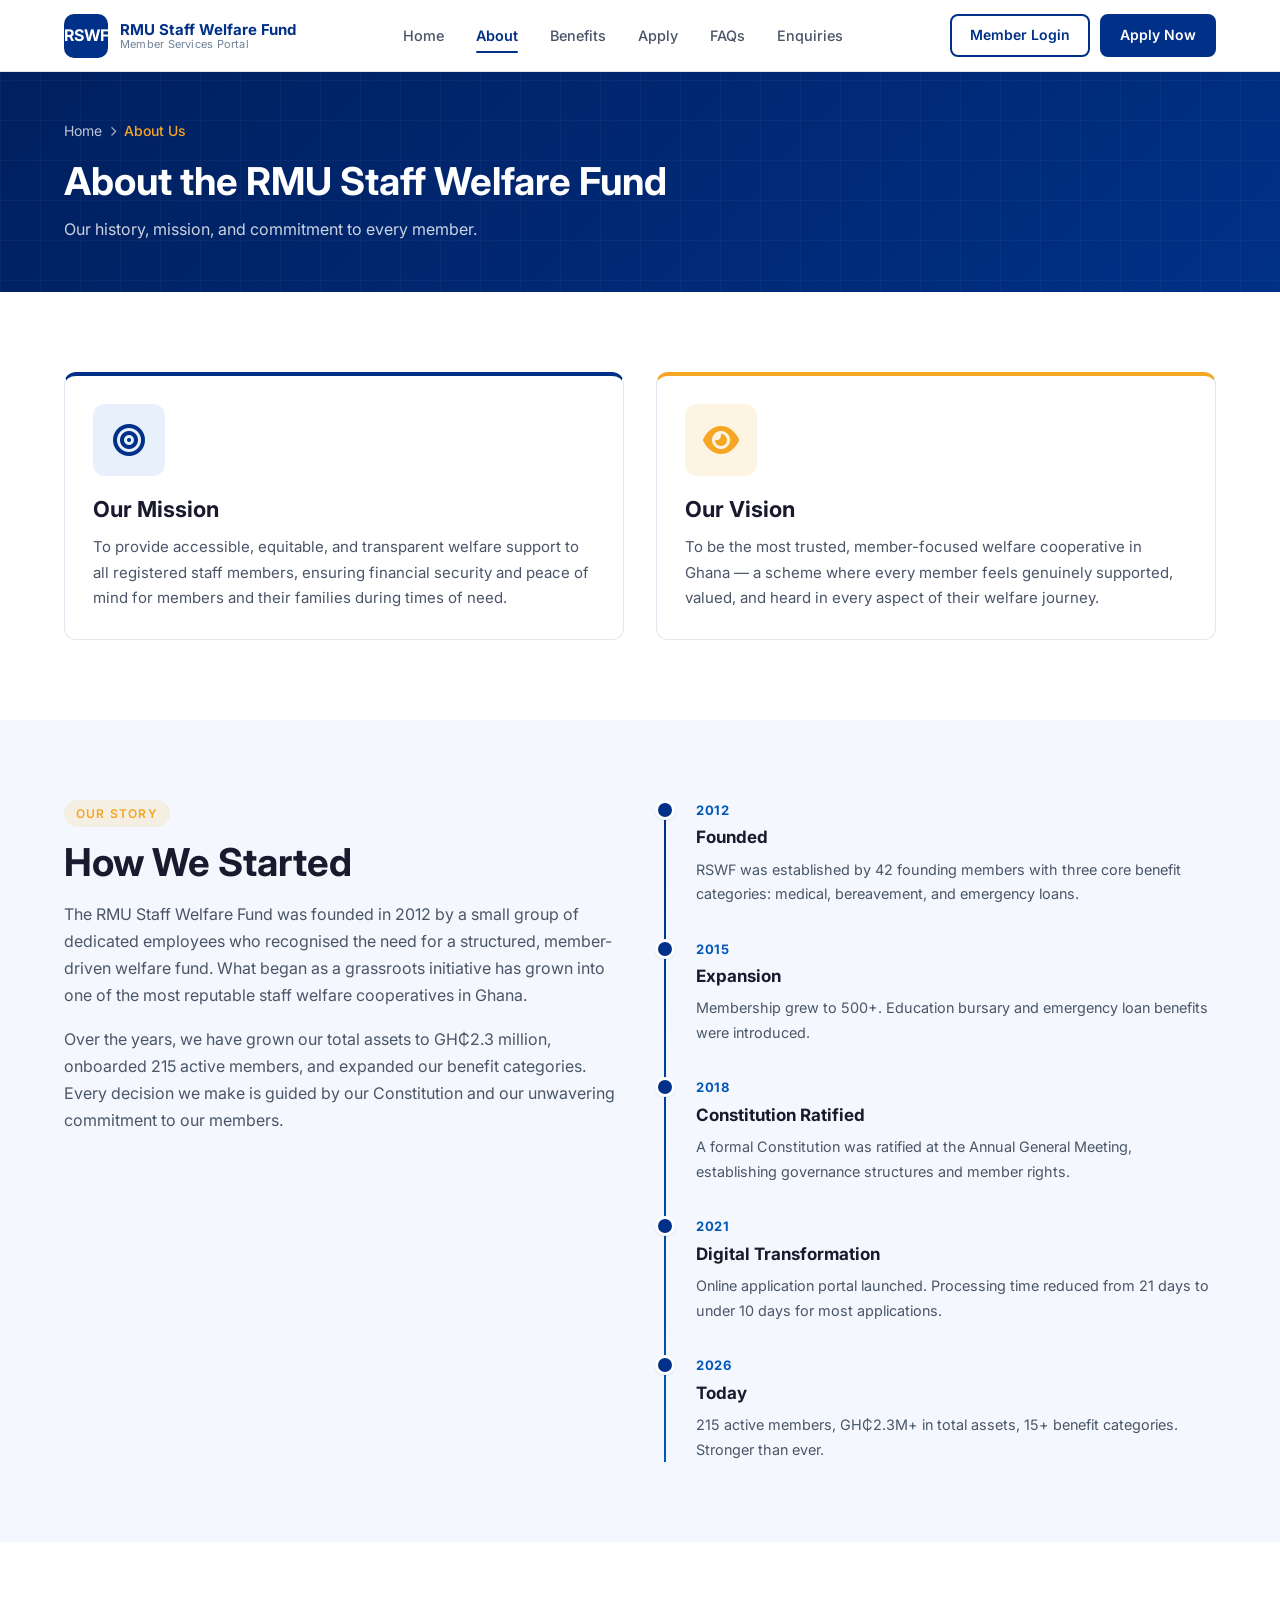
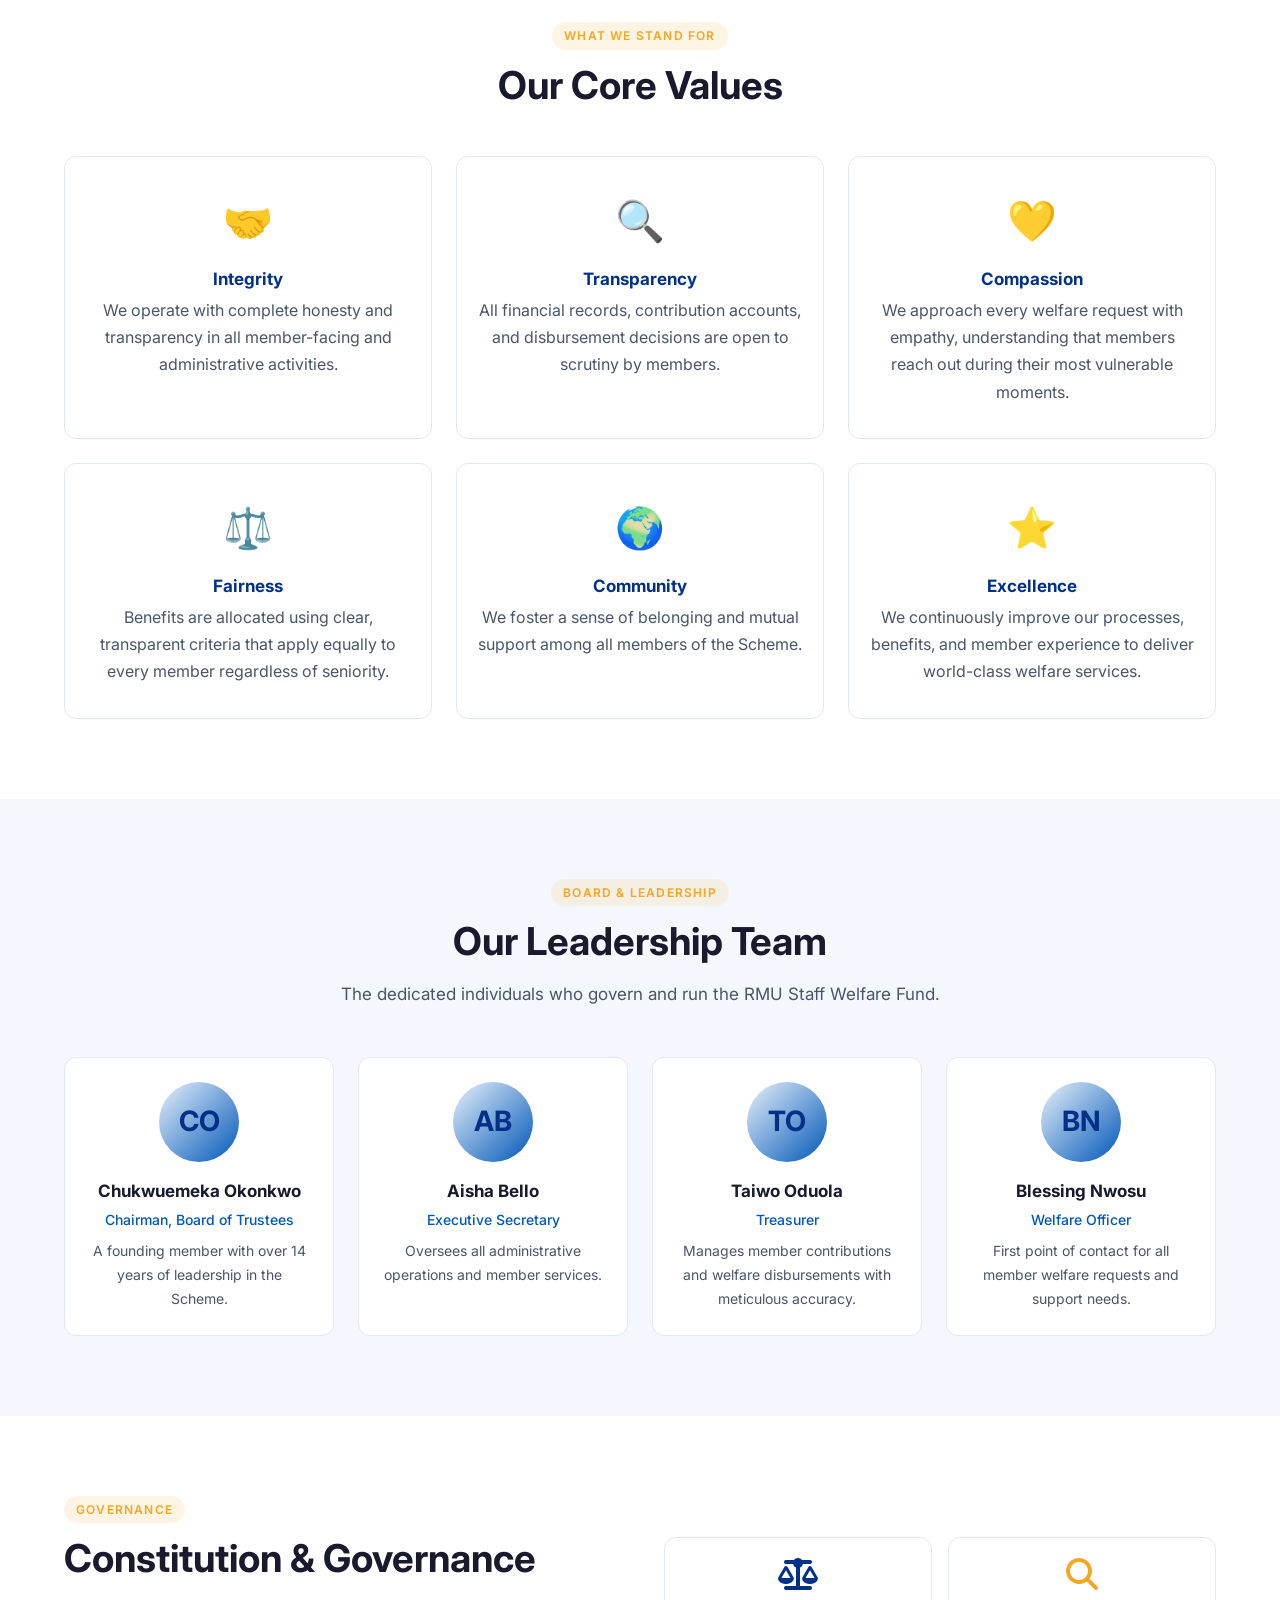
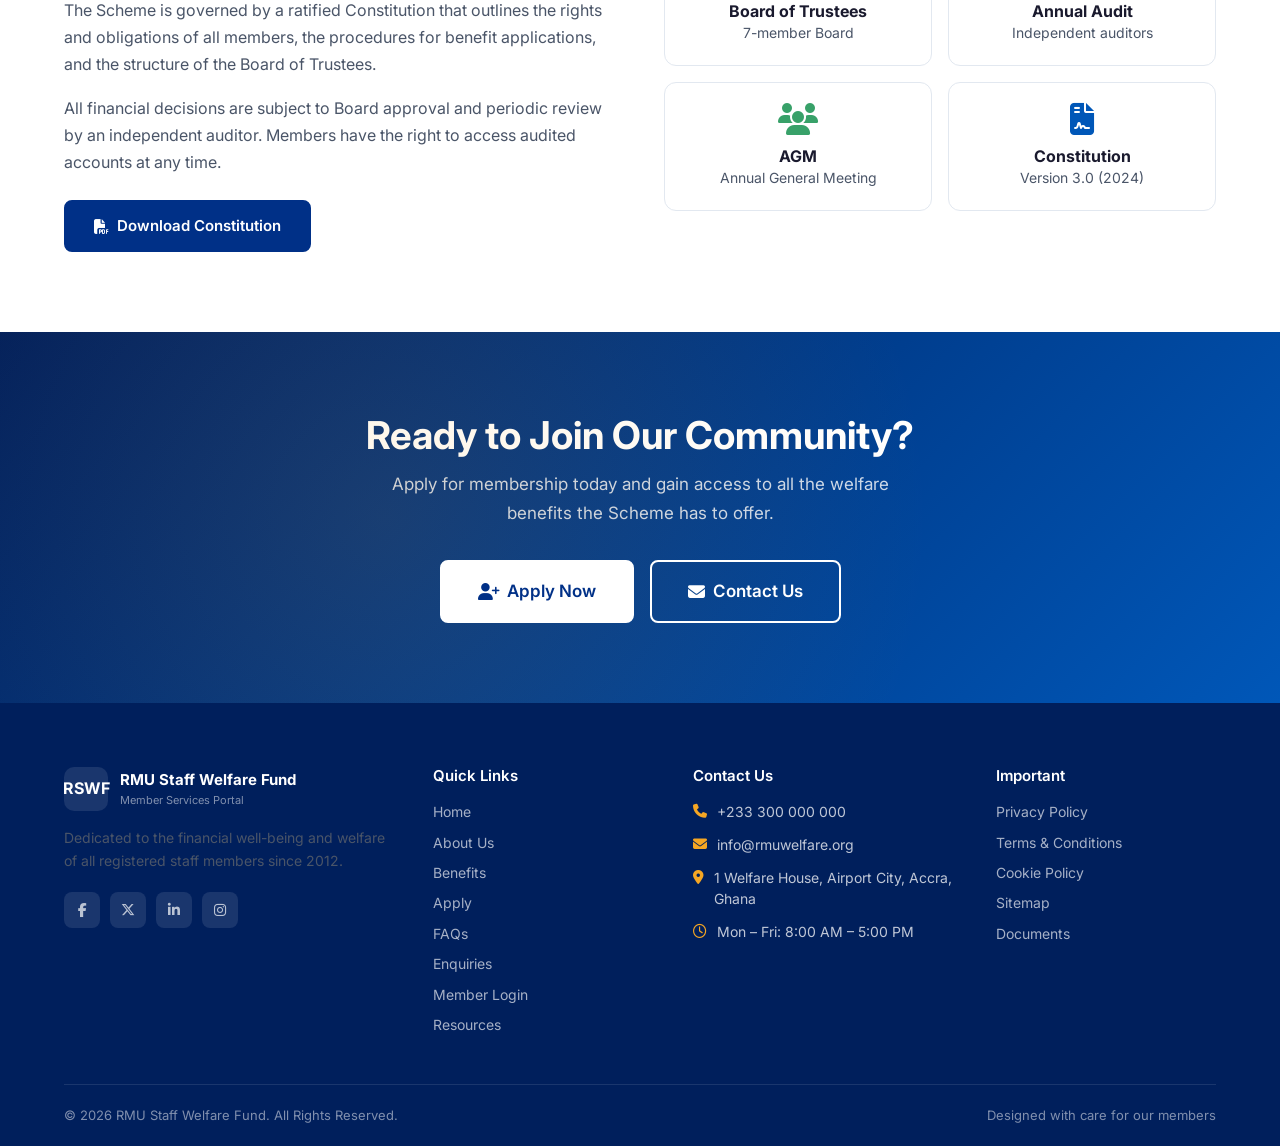
<file: about.html>
﻿<!DOCTYPE html>
<html lang="en">
<head>
  <meta charset="UTF-8"/>
  <meta name="viewport" content="width=device-width, initial-scale=1.0"/>
  <title>About Us – RMU Staff Welfare Fund</title>
  <meta name="description" content="Learn about the RMU Staff Welfare Fund – our history, mission, values, and leadership team."/>
  <link rel="icon" href="data:image/svg+xml,<svg xmlns='http://www.w3.org/2000/svg' viewBox='0 0 100 100'><rect width='100' height='100' rx='20' fill='%23003087'/><text y='.9em' font-size='70' x='14' fill='white' font-weight='700'>S</text></svg>"/>
  <link rel="stylesheet" href="https://cdnjs.cloudflare.com/ajax/libs/font-awesome/6.5.0/css/all.min.css"/>
  <link rel="stylesheet" href="css/main.css"/>
</head>
<body>
<div class="nav-overlay" aria-hidden="true"></div>
<nav class="navbar" role="navigation" aria-label="Main navigation">
  <div class="container">
    <a href="index.html" class="nav-logo">
      <div class="nav-logo-icon">RSWF</div>
      <div class="nav-logo-text"><span class="nav-logo-title">RMU Staff Welfare Fund</span><span class="nav-logo-sub">Member Services Portal</span></div>
    </a>
    <ul class="nav-links" role="list">
      <li><a href="index.html">Home</a></li>
      <li><a href="about.html" class="active">About</a></li>
      <li><a href="benefits.html">Benefits</a></li>
      <li><a href="apply.html">Apply</a></li>
      <li><a href="faq.html">FAQs</a></li>
      <li><a href="enquiries.html">Enquiries</a></li>
    </ul>
    <div class="nav-actions">
      <a href="login.html" class="btn btn-outline btn-sm">Member Login</a>
      <a href="apply.html" class="btn btn-primary btn-sm">Apply Now</a>
    </div>
    <button class="hamburger" aria-label="Toggle navigation" aria-expanded="false"><span></span><span></span><span></span></button>
  </div>
</nav>

<!-- PAGE HERO -->
<section class="page-hero">
  <div class="container">
    <div class="page-hero-content">
      <nav class="breadcrumb" aria-label="Breadcrumb">
        <a href="index.html">Home</a>
        <i class="fa-solid fa-chevron-right" style="font-size:0.625rem"></i>
        <span>About Us</span>
      </nav>
      <h1>About the RMU Staff Welfare Fund</h1>
      <p>Our history, mission, and commitment to every member.</p>
    </div>
  </div>
</section>

<!-- MISSION & VISION -->
<section class="section">
  <div class="container">
    <div class="grid grid-2" style="gap:32px">
      <div class="card reveal" style="border-top:4px solid var(--primary)">
        <div class="card-icon lg"><i class="fa-solid fa-bullseye"></i></div>
        <h3 style="font-size:1.375rem;margin-bottom:12px">Our Mission</h3>
        <p>To provide accessible, equitable, and transparent welfare support to all registered staff members, ensuring financial security and peace of mind for members and their families during times of need.</p>
      </div>
      <div class="card reveal reveal-delay-1" style="border-top:4px solid var(--accent)">
        <div class="card-icon lg accent"><i class="fa-solid fa-eye"></i></div>
        <h3 style="font-size:1.375rem;margin-bottom:12px">Our Vision</h3>
        <p>To be the most trusted, member-focused welfare cooperative in Ghana — a scheme where every member feels genuinely supported, valued, and heard in every aspect of their welfare journey.</p>
      </div>
    </div>
  </div>
</section>

<!-- OUR STORY -->
<section class="section bg-lighter" aria-labelledby="story-heading">
  <div class="container">
    <div class="grid grid-2" style="gap:48px;align-items:flex-start">
      <div>
        <div class="section-label">Our Story</div>
        <h2 class="section-title" id="story-heading">How We Started</h2>
        <p style="margin-bottom:16px">The RMU Staff Welfare Fund was founded in 2012 by a small group of dedicated employees who recognised the need for a structured, member-driven welfare fund. What began as a grassroots initiative has grown into one of the most reputable staff welfare cooperatives in Ghana.</p>
        <p>Over the years, we have grown our total assets to GH₵2.3 million, onboarded 215 active members, and expanded our benefit categories. Every decision we make is guided by our Constitution and our unwavering commitment to our members.</p>
      </div>
      <div class="timeline reveal">
        <div class="timeline-item">
          <div class="timeline-dot"></div>
          <div class="timeline-year">2012</div>
          <div class="timeline-title">Founded</div>
          <p class="timeline-text">RSWF was established by 42 founding members with three core benefit categories: medical, bereavement, and emergency loans.</p>
        </div>
        <div class="timeline-item">
          <div class="timeline-dot"></div>
          <div class="timeline-year">2015</div>
          <div class="timeline-title">Expansion</div>
          <p class="timeline-text">Membership grew to 500+. Education bursary and emergency loan benefits were introduced.</p>
        </div>
        <div class="timeline-item">
          <div class="timeline-dot"></div>
          <div class="timeline-year">2018</div>
          <div class="timeline-title">Constitution Ratified</div>
          <p class="timeline-text">A formal Constitution was ratified at the Annual General Meeting, establishing governance structures and member rights.</p>
        </div>
        <div class="timeline-item">
          <div class="timeline-dot"></div>
          <div class="timeline-year">2021</div>
          <div class="timeline-title">Digital Transformation</div>
          <p class="timeline-text">Online application portal launched. Processing time reduced from 21 days to under 10 days for most applications.</p>
        </div>
        <div class="timeline-item">
          <div class="timeline-dot"></div>
          <div class="timeline-year">2026</div>
          <div class="timeline-title">Today</div>
          <p class="timeline-text">215 active members, GH₵2.3M+ in total assets, 15+ benefit categories. Stronger than ever.</p>
        </div>
      </div>
    </div>
  </div>
</section>

<!-- CORE VALUES -->
<section class="section" aria-labelledby="values-heading">
  <div class="container">
    <div class="section-header">
      <div class="section-label">What We Stand For</div>
      <h2 class="section-title" id="values-heading">Our Core Values</h2>
    </div>
    <div class="grid grid-3 reveal">
      <div class="value-card"><div class="value-icon">🤝</div><h3>Integrity</h3><p>We operate with complete honesty and transparency in all member-facing and administrative activities.</p></div>
      <div class="value-card"><div class="value-icon">🔍</div><h3>Transparency</h3><p>All financial records, contribution accounts, and disbursement decisions are open to scrutiny by members.</p></div>
      <div class="value-card"><div class="value-icon">💛</div><h3>Compassion</h3><p>We approach every welfare request with empathy, understanding that members reach out during their most vulnerable moments.</p></div>
      <div class="value-card"><div class="value-icon">⚖️</div><h3>Fairness</h3><p>Benefits are allocated using clear, transparent criteria that apply equally to every member regardless of seniority.</p></div>
      <div class="value-card"><div class="value-icon">🌍</div><h3>Community</h3><p>We foster a sense of belonging and mutual support among all members of the Scheme.</p></div>
      <div class="value-card"><div class="value-icon">⭐</div><h3>Excellence</h3><p>We continuously improve our processes, benefits, and member experience to deliver world-class welfare services.</p></div>
    </div>
  </div>
</section>

<!-- LEADERSHIP -->
<section class="section bg-lighter" aria-labelledby="leadership-heading">
  <div class="container">
    <div class="section-header">
      <div class="section-label">Board & Leadership</div>
      <h2 class="section-title" id="leadership-heading">Our Leadership Team</h2>
      <p class="section-subtitle">The dedicated individuals who govern and run the RMU Staff Welfare Fund.</p>
    </div>
    <div class="grid grid-4 reveal">
      <div class="leader-card">
        <div class="leader-avatar">CO</div>
        <div class="leader-name">Chukwuemeka Okonkwo</div>
        <div class="leader-title">Chairman, Board of Trustees</div>
        <p class="leader-bio">A founding member with over 14 years of leadership in the Scheme.</p>
      </div>
      <div class="leader-card">
        <div class="leader-avatar">AB</div>
        <div class="leader-name">Aisha Bello</div>
        <div class="leader-title">Executive Secretary</div>
        <p class="leader-bio">Oversees all administrative operations and member services.</p>
      </div>
      <div class="leader-card">
        <div class="leader-avatar">TO</div>
        <div class="leader-name">Taiwo Oduola</div>
        <div class="leader-title">Treasurer</div>
        <p class="leader-bio">Manages member contributions and welfare disbursements with meticulous accuracy.</p>
      </div>
      <div class="leader-card">
        <div class="leader-avatar">BN</div>
        <div class="leader-name">Blessing Nwosu</div>
        <div class="leader-title">Welfare Officer</div>
        <p class="leader-bio">First point of contact for all member welfare requests and support needs.</p>
      </div>
    </div>
  </div>
</section>

<!-- GOVERNANCE -->
<section class="section" aria-labelledby="gov-heading">
  <div class="container">
    <div class="grid grid-2" style="gap:48px;align-items:center">
      <div>
        <div class="section-label">Governance</div>
        <h2 class="section-title" id="gov-heading">Constitution &amp; Governance</h2>
        <p style="margin-bottom:16px">The Scheme is governed by a ratified Constitution that outlines the rights and obligations of all members, the procedures for benefit applications, and the structure of the Board of Trustees.</p>
        <p style="margin-bottom:24px">All financial decisions are subject to Board approval and periodic review by an independent auditor. Members have the right to access audited accounts at any time.</p>
        <a href="resources.html" class="btn btn-primary"><i class="fa-solid fa-file-pdf"></i> Download Constitution</a>
      </div>
      <div class="reveal">
        <div class="grid grid-2" style="gap:16px">
          <div class="card" style="padding:20px;text-align:center"><i class="fa-solid fa-scale-balanced" style="font-size:2rem;color:var(--primary);margin-bottom:12px"></i><h4>Board of Trustees</h4><p style="font-size:0.875rem">7-member Board</p></div>
          <div class="card" style="padding:20px;text-align:center"><i class="fa-solid fa-magnifying-glass" style="font-size:2rem;color:var(--accent);margin-bottom:12px"></i><h4>Annual Audit</h4><p style="font-size:0.875rem">Independent auditors</p></div>
          <div class="card" style="padding:20px;text-align:center"><i class="fa-solid fa-users" style="font-size:2rem;color:var(--success);margin-bottom:12px"></i><h4>AGM</h4><p style="font-size:0.875rem">Annual General Meeting</p></div>
          <div class="card" style="padding:20px;text-align:center"><i class="fa-solid fa-file-contract" style="font-size:2rem;color:var(--primary-light);margin-bottom:12px"></i><h4>Constitution</h4><p style="font-size:0.875rem">Version 3.0 (2024)</p></div>
        </div>
      </div>
    </div>
  </div>
</section>

<!-- CTA -->
<section class="cta-section">
  <div class="container">
    <h2>Ready to Join Our Community?</h2>
    <p>Apply for membership today and gain access to all the welfare benefits the Scheme has to offer.</p>
    <div class="cta-actions">
      <a href="apply.html" class="btn btn-white btn-lg"><i class="fa-solid fa-user-plus"></i> Apply Now</a>
      <a href="enquiries.html" class="btn btn-outline-white btn-lg"><i class="fa-solid fa-envelope"></i> Contact Us</a>
    </div>
  </div>
</section>

<!-- FOOTER -->
<footer class="footer">
  <div class="container">
    <div class="footer-grid">
      <div>
        <div class="footer-logo"><div class="footer-logo-icon">RSWF</div><div><span class="footer-logo-title">RMU Staff Welfare Fund</span><span class="footer-logo-sub">Member Services Portal</span></div></div>
        <p class="footer-tagline">Dedicated to the financial well-being and welfare of all registered staff members since 2012.</p>
        <div class="footer-social">
          <a href="#" aria-label="Facebook"><i class="fa-brands fa-facebook-f"></i></a>
          <a href="#" aria-label="Twitter"><i class="fa-brands fa-x-twitter"></i></a>
          <a href="#" aria-label="LinkedIn"><i class="fa-brands fa-linkedin-in"></i></a>
          <a href="#" aria-label="Instagram"><i class="fa-brands fa-instagram"></i></a>
        </div>
      </div>
      <div class="footer-col"><h4>Quick Links</h4><div class="footer-links"><a href="index.html">Home</a><a href="about.html">About Us</a><a href="benefits.html">Benefits</a><a href="apply.html">Apply</a><a href="faq.html">FAQs</a><a href="enquiries.html">Enquiries</a><a href="login.html">Member Login</a><a href="resources.html">Resources</a></div></div>
      <div class="footer-col"><h4>Contact Us</h4><div class="footer-contact"><div class="footer-contact-item"><i class="fa-solid fa-phone"></i><span>+233 300 000 000</span></div><div class="footer-contact-item"><i class="fa-solid fa-envelope"></i><span>info@rmuwelfare.org</span></div><div class="footer-contact-item"><i class="fa-solid fa-location-dot"></i><span>1 Welfare House, Airport City, Accra, Ghana</span></div><div class="footer-contact-item"><i class="fa-regular fa-clock"></i><span>Mon – Fri: 8:00 AM – 5:00 PM</span></div></div></div>
      <div class="footer-col"><h4>Important</h4><div class="footer-links"><a href="#">Privacy Policy</a><a href="#">Terms &amp; Conditions</a><a href="#">Cookie Policy</a><a href="#">Sitemap</a><a href="resources.html">Documents</a></div></div>
    </div>
    <div class="footer-bottom"><span>© 2026 RMU Staff Welfare Fund. All Rights Reserved.</span><span>Designed with care for our members</span></div>
  </div>
</footer>
<script src="js/main.js"></script>
</body>
</html>
</file>
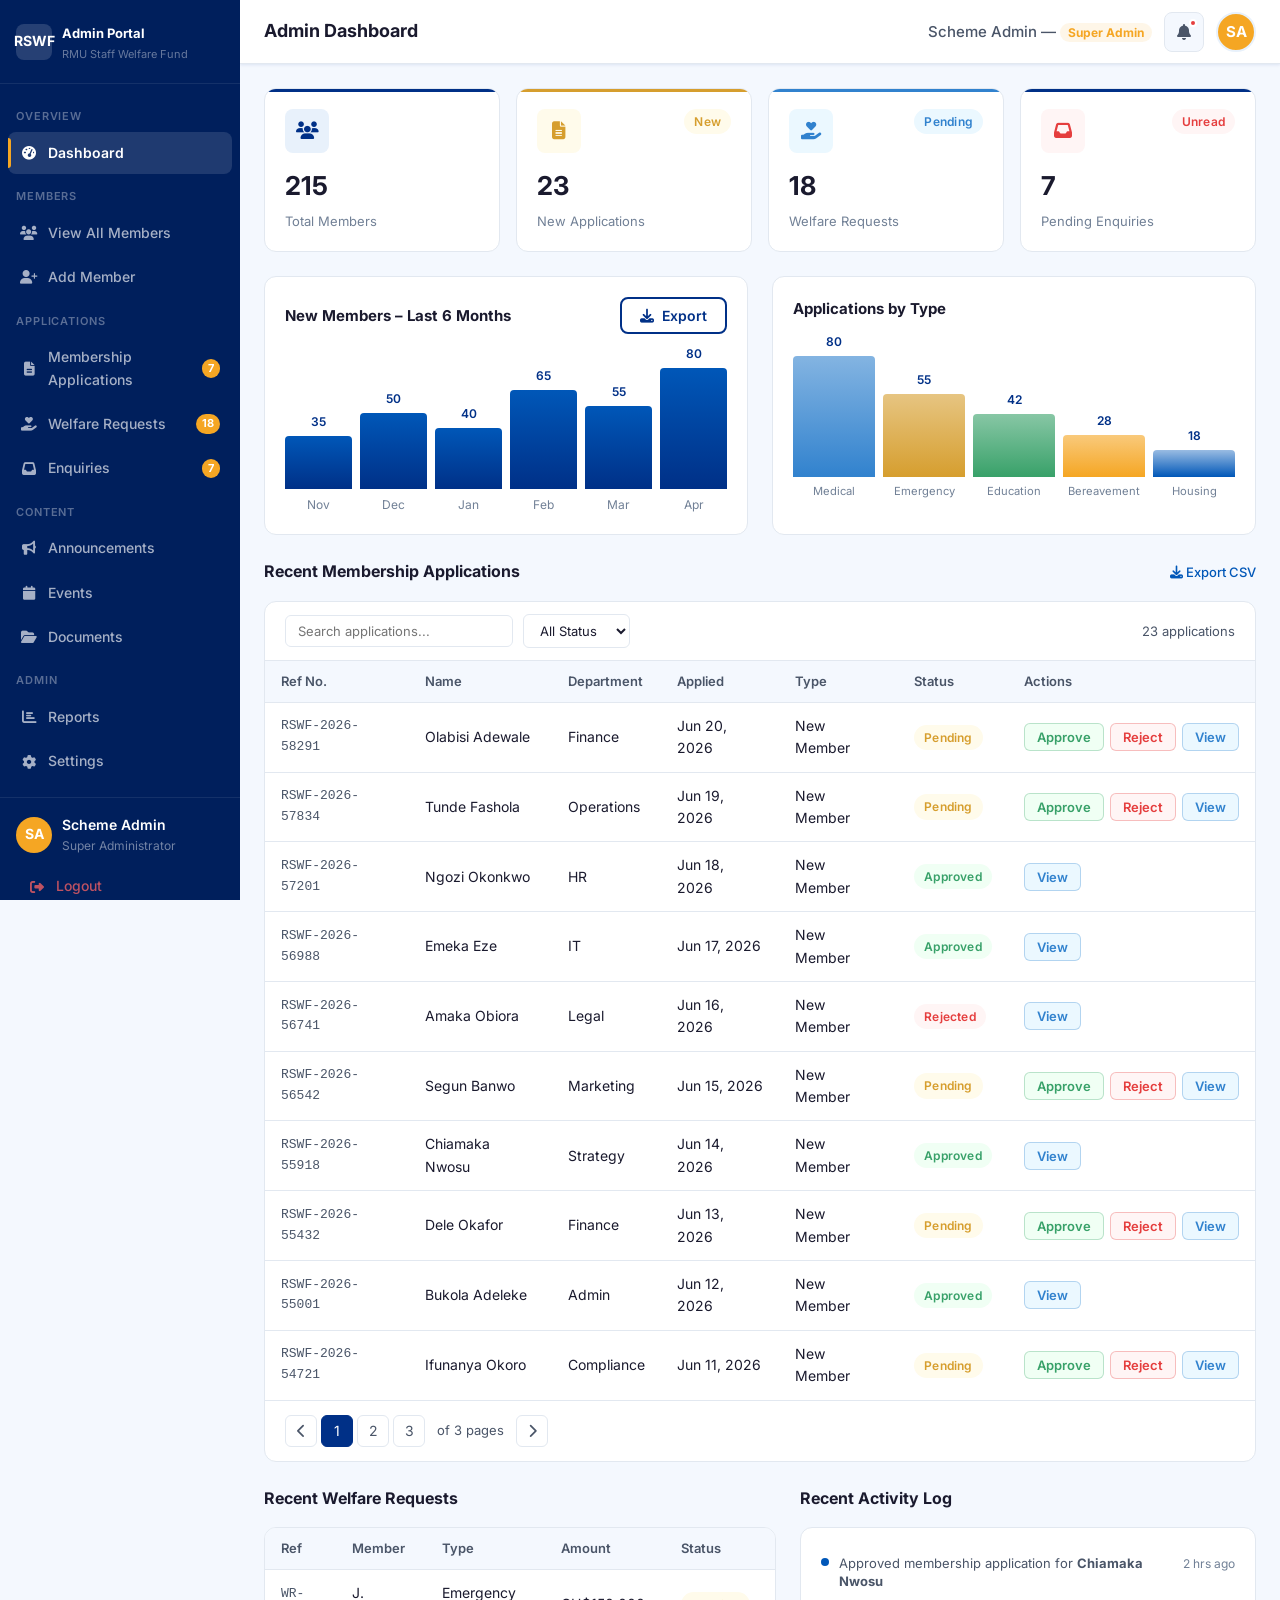
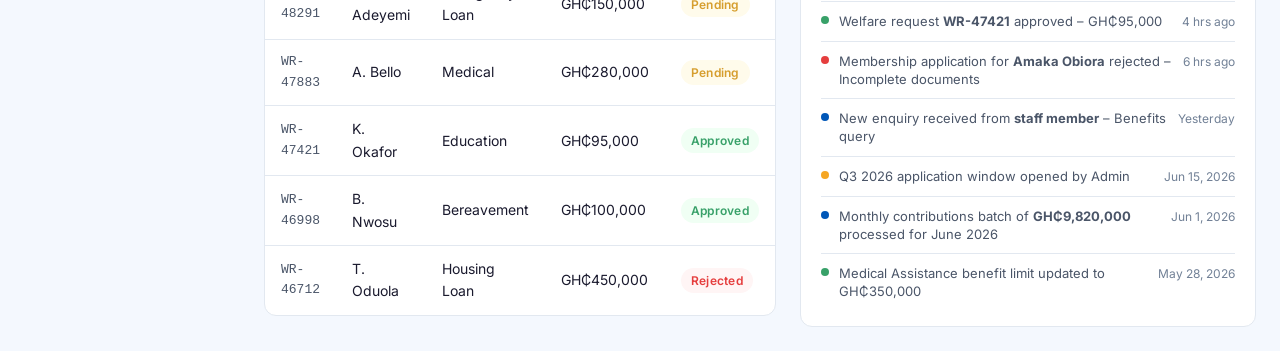
<file: admin.html>
﻿<!DOCTYPE html>
<html lang="en">
<head>
  <meta charset="UTF-8"/><meta name="viewport" content="width=device-width, initial-scale=1.0"/>
  <title>Admin Dashboard – RMU Staff Welfare Fund</title>
  <meta name="robots" content="noindex"/>
  <link rel="icon" href="data:image/svg+xml,<svg xmlns='http://www.w3.org/2000/svg' viewBox='0 0 100 100'><rect width='100' height='100' rx='20' fill='%23003087'/><text y='.9em' font-size='70' x='14' fill='white' font-weight='700'>S</text></svg>"/>
  <link rel="stylesheet" href="https://cdnjs.cloudflare.com/ajax/libs/font-awesome/6.5.0/css/all.min.css"/>
  <link rel="stylesheet" href="css/main.css"/>
  <link rel="stylesheet" href="css/dashboard.css"/>
</head>
<body>
<div class="dash-layout">
<div class="sidebar-overlay" aria-hidden="true"></div>

<!-- ADMIN SIDEBAR -->
<aside class="sidebar" role="navigation" aria-label="Admin navigation">
  <div class="sidebar-header">
    <div class="sidebar-logo">
      <div class="sidebar-logo-icon">RSWF</div>
      <div><span class="sidebar-logo-text">Admin Portal</span><span class="sidebar-logo-sub">RMU Staff Welfare Fund</span></div>
    </div>
    <button class="sidebar-close" aria-label="Close sidebar"><i class="fa-solid fa-xmark"></i></button>
  </div>
  <nav class="sidebar-nav">
    <div class="sidebar-section-label">Overview</div>
    <a href="admin.html" class="sidebar-nav-item active"><i class="fa-solid fa-gauge-high"></i> Dashboard</a>

    <div class="sidebar-section-label">Members</div>
    <a href="#" class="sidebar-nav-item"><i class="fa-solid fa-users"></i> View All Members</a>
    <a href="#" class="sidebar-nav-item"><i class="fa-solid fa-user-plus"></i> Add Member</a>

    <div class="sidebar-section-label">Applications</div>
    <a href="#" class="sidebar-nav-item"><i class="fa-solid fa-file-lines"></i> Membership Applications <span class="badge-count">7</span></a>
    <a href="#" class="sidebar-nav-item"><i class="fa-solid fa-hand-holding-heart"></i> Welfare Requests <span class="badge-count">18</span></a>
    <a href="#" class="sidebar-nav-item"><i class="fa-solid fa-inbox"></i> Enquiries <span class="badge-count">7</span></a>

    <div class="sidebar-section-label">Content</div>
    <a href="#" class="sidebar-nav-item"><i class="fa-solid fa-bullhorn"></i> Announcements</a>
    <a href="#" class="sidebar-nav-item"><i class="fa-solid fa-calendar"></i> Events</a>
    <a href="#" class="sidebar-nav-item"><i class="fa-solid fa-folder-open"></i> Documents</a>

    <div class="sidebar-section-label">Admin</div>
    <a href="#" class="sidebar-nav-item"><i class="fa-solid fa-chart-bar"></i> Reports</a>
    <a href="#" class="sidebar-nav-item"><i class="fa-solid fa-gear"></i> Settings</a>
  </nav>
  <div class="sidebar-footer">
    <div class="sidebar-user">
      <div class="sidebar-user-avatar" style="background:var(--accent)">SA</div>
      <div><div class="sidebar-user-name">Scheme Admin</div><div class="sidebar-user-role">Super Administrator</div></div>
    </div>
    <a href="index.html" class="sidebar-nav-item logout" style="margin-top:10px"><i class="fa-solid fa-right-from-bracket"></i> Logout</a>
  </div>
</aside>

<main class="dash-main">
  <!-- TOPBAR -->
  <header class="dash-topbar">
    <div class="topbar-left">
      <button class="sidebar-toggle" aria-label="Toggle sidebar"><i class="fa-solid fa-bars"></i></button>
      <span class="page-title">Admin Dashboard</span>
    </div>
    <div class="topbar-right">
      <span class="topbar-welcome">Scheme Admin — <span style="color:var(--accent);font-weight:700;font-size:0.75rem;background:rgba(245,166,35,0.1);padding:2px 8px;border-radius:var(--radius-full)">Super Admin</span></span>
      <button class="notif-btn" aria-label="Notifications"><i class="fa-solid fa-bell"></i><span class="notif-dot" aria-hidden="true"></span></button>
      <div class="topbar-avatar" style="background:var(--accent)" role="button" tabindex="0">SA</div>
    </div>
  </header>

  <div class="dash-content">
    <!-- ADMIN STATS -->
    <div class="admin-stat-grid">
      <div class="dash-stat-card">
        <div class="dash-stat-top"><div class="dash-stat-icon"><i class="fa-solid fa-users"></i></div></div>
        <div class="dash-stat-value" data-counter data-target="215">0</div><div class="dash-stat-label">Total Members</div>
      </div>
      <div class="dash-stat-card warning">
        <div class="dash-stat-top"><div class="dash-stat-icon"><i class="fa-solid fa-file-lines"></i></div><span class="badge badge-warning">New</span></div>
        <div class="dash-stat-value" data-counter data-target="23">0</div>
        <div class="dash-stat-label">New Applications</div>
      </div>
      <div class="dash-stat-card info">
        <div class="dash-stat-top"><div class="dash-stat-icon"><i class="fa-solid fa-hand-holding-heart"></i></div><span class="badge badge-info">Pending</span></div>
        <div class="dash-stat-value" data-counter data-target="18">0</div>
        <div class="dash-stat-label">Welfare Requests</div>
      </div>
      <div class="dash-stat-card" style="--local-color:var(--error)">
        <div class="dash-stat-top"><div class="dash-stat-icon" style="background:var(--error-bg);color:var(--error)"><i class="fa-solid fa-inbox"></i></div><span class="badge badge-error">Unread</span></div>
        <div class="dash-stat-value" data-counter data-target="7">0</div>
        <div class="dash-stat-label">Pending Enquiries</div>
      </div>
    </div>

    <!-- CHARTS ROW -->
    <div class="grid grid-2" style="gap:24px;margin-bottom:24px">
      <div class="chart-container">
        <div class="chart-header"><span class="chart-title">New Members – Last 6 Months</span><button class="btn btn-sm btn-outline" data-export-csv="members-chart-table" data-export-filename="members-growth.csv"><i class="fa-solid fa-download"></i> Export</button></div>
        <div class="bar-chart" id="members-chart" aria-label="Members growth chart" style="height:160px">
          <div class="bar-item"><div class="bar-fill" style="height:35%" data-value="35"></div><div class="bar-label">Nov</div></div>
          <div class="bar-item"><div class="bar-fill" style="height:50%" data-value="50"></div><div class="bar-label">Dec</div></div>
          <div class="bar-item"><div class="bar-fill" style="height:40%" data-value="40"></div><div class="bar-label">Jan</div></div>
          <div class="bar-item"><div class="bar-fill" style="height:65%" data-value="65"></div><div class="bar-label">Feb</div></div>
          <div class="bar-item"><div class="bar-fill" style="height:55%" data-value="55"></div><div class="bar-label">Mar</div></div>
          <div class="bar-item"><div class="bar-fill" style="height:80%" data-value="80"></div><div class="bar-label">Apr</div></div>
        </div>
      </div>
      <div class="chart-container">
        <div class="chart-header"><span class="chart-title">Applications by Type</span></div>
        <div class="bar-chart" id="app-type-chart" aria-label="Applications by type" style="height:160px">
          <div class="bar-item"><div class="bar-fill" style="height:80%;background:linear-gradient(to top,var(--info),rgba(49,130,206,0.6))" data-value="80"></div><div class="bar-label" style="font-size:0.7rem">Medical</div></div>
          <div class="bar-item"><div class="bar-fill" style="height:55%;background:linear-gradient(to top,var(--warning),rgba(214,158,46,0.6))" data-value="55"></div><div class="bar-label" style="font-size:0.7rem">Emergency</div></div>
          <div class="bar-item"><div class="bar-fill" style="height:42%;background:linear-gradient(to top,var(--success),rgba(56,161,105,0.6))" data-value="42"></div><div class="bar-label" style="font-size:0.7rem">Education</div></div>
          <div class="bar-item"><div class="bar-fill" style="height:28%;background:linear-gradient(to top,var(--accent),rgba(245,166,35,0.6))" data-value="28"></div><div class="bar-label" style="font-size:0.7rem">Bereavement</div></div>
          <div class="bar-item"><div class="bar-fill" style="height:18%;background:linear-gradient(to top,var(--primary-light),rgba(0,87,184,0.4))" data-value="18"></div><div class="bar-label" style="font-size:0.7rem">Housing</div></div>
        </div>
      </div>
    </div>

    <!-- RECENT MEMBERSHIP APPLICATIONS TABLE -->
    <div class="dash-section-title">Recent Membership Applications <a href="#" data-export-csv="member-apps-table" data-export-filename="membership-applications.csv"><i class="fa-solid fa-download"></i> Export CSV</a></div>
    <div class="dash-table-wrapper" style="margin-bottom:24px">
      <div class="table-filter-bar">
        <input type="text" placeholder="Search applications..." data-table-search="member-apps-table" aria-label="Search applications"/>
        <select aria-label="Filter by status">
          <option value="">All Status</option>
          <option>Pending</option>
          <option>Approved</option>
          <option>Rejected</option>
        </select>
        <div class="spacer"></div>
        <span style="font-size:0.8125rem;color:var(--text-medium)">23 applications</span>
      </div>
      <table class="dash-table" id="member-apps-table" aria-label="Membership applications">
        <thead><tr><th>Ref No.</th><th>Name</th><th>Department</th><th>Applied</th><th>Type</th><th>Status</th><th>Actions</th></tr></thead>
        <tbody>
          <tr><td class="ref">RSWF-2026-58291</td><td>Olabisi Adewale</td><td>Finance</td><td>Jun 20, 2026</td><td>New Member</td><td><span class="badge badge-warning">Pending</span></td><td><div class="action-btns"><button class="action-btn action-btn-approve">Approve</button><button class="action-btn action-btn-reject">Reject</button><button class="action-btn action-btn-view">View</button></div></td></tr>
          <tr><td class="ref">RSWF-2026-57834</td><td>Tunde Fashola</td><td>Operations</td><td>Jun 19, 2026</td><td>New Member</td><td><span class="badge badge-warning">Pending</span></td><td><div class="action-btns"><button class="action-btn action-btn-approve">Approve</button><button class="action-btn action-btn-reject">Reject</button><button class="action-btn action-btn-view">View</button></div></td></tr>
          <tr><td class="ref">RSWF-2026-57201</td><td>Ngozi Okonkwo</td><td>HR</td><td>Jun 18, 2026</td><td>New Member</td><td><span class="badge badge-success">Approved</span></td><td><div class="action-btns"><button class="action-btn action-btn-view">View</button></div></td></tr>
          <tr><td class="ref">RSWF-2026-56988</td><td>Emeka Eze</td><td>IT</td><td>Jun 17, 2026</td><td>New Member</td><td><span class="badge badge-success">Approved</span></td><td><div class="action-btns"><button class="action-btn action-btn-view">View</button></div></td></tr>
          <tr><td class="ref">RSWF-2026-56741</td><td>Amaka Obiora</td><td>Legal</td><td>Jun 16, 2026</td><td>New Member</td><td><span class="badge badge-error">Rejected</span></td><td><div class="action-btns"><button class="action-btn action-btn-view">View</button></div></td></tr>
          <tr><td class="ref">RSWF-2026-56542</td><td>Segun Banwo</td><td>Marketing</td><td>Jun 15, 2026</td><td>New Member</td><td><span class="badge badge-warning">Pending</span></td><td><div class="action-btns"><button class="action-btn action-btn-approve">Approve</button><button class="action-btn action-btn-reject">Reject</button><button class="action-btn action-btn-view">View</button></div></td></tr>
          <tr><td class="ref">RSWF-2026-55918</td><td>Chiamaka Nwosu</td><td>Strategy</td><td>Jun 14, 2026</td><td>New Member</td><td><span class="badge badge-success">Approved</span></td><td><div class="action-btns"><button class="action-btn action-btn-view">View</button></div></td></tr>
          <tr><td class="ref">RSWF-2026-55432</td><td>Dele Okafor</td><td>Finance</td><td>Jun 13, 2026</td><td>New Member</td><td><span class="badge badge-warning">Pending</span></td><td><div class="action-btns"><button class="action-btn action-btn-approve">Approve</button><button class="action-btn action-btn-reject">Reject</button><button class="action-btn action-btn-view">View</button></div></td></tr>
          <tr><td class="ref">RSWF-2026-55001</td><td>Bukola Adeleke</td><td>Admin</td><td>Jun 12, 2026</td><td>New Member</td><td><span class="badge badge-success">Approved</span></td><td><div class="action-btns"><button class="action-btn action-btn-view">View</button></div></td></tr>
          <tr><td class="ref">RSWF-2026-54721</td><td>Ifunanya Okoro</td><td>Compliance</td><td>Jun 11, 2026</td><td>New Member</td><td><span class="badge badge-warning">Pending</span></td><td><div class="action-btns"><button class="action-btn action-btn-approve">Approve</button><button class="action-btn action-btn-reject">Reject</button><button class="action-btn action-btn-view">View</button></div></td></tr>
        </tbody>
      </table>
      <div class="pagination" aria-label="Pagination">
        <button class="page-btn" aria-label="Previous page"><i class="fa-solid fa-chevron-left"></i></button>
        <button class="page-btn active" data-page="1">1</button>
        <button class="page-btn" data-page="2">2</button>
        <button class="page-btn" data-page="3">3</button>
        <span class="page-info">of 3 pages</span>
        <button class="page-btn" aria-label="Next page"><i class="fa-solid fa-chevron-right"></i></button>
      </div>
    </div>

    <!-- BOTTOM ROW -->
    <div class="grid grid-2" style="gap:24px">
      <!-- RECENT WELFARE REQUESTS -->
      <div>
        <div class="dash-section-title">Recent Welfare Requests</div>
        <div class="dash-table-wrapper">
          <table class="dash-table" aria-label="Recent welfare requests">
            <thead><tr><th>Ref</th><th>Member</th><th>Type</th><th>Amount</th><th>Status</th></tr></thead>
            <tbody>
              <tr><td class="ref">WR-48291</td><td>J. Adeyemi</td><td>Emergency Loan</td><td>GH₵150,000</td><td><span class="badge badge-warning">Pending</span></td></tr>
              <tr><td class="ref">WR-47883</td><td>A. Bello</td><td>Medical</td><td>GH₵280,000</td><td><span class="badge badge-warning">Pending</span></td></tr>
              <tr><td class="ref">WR-47421</td><td>K. Okafor</td><td>Education</td><td>GH₵95,000</td><td><span class="badge badge-success">Approved</span></td></tr>
              <tr><td class="ref">WR-46998</td><td>B. Nwosu</td><td>Bereavement</td><td>GH₵100,000</td><td><span class="badge badge-success">Approved</span></td></tr>
              <tr><td class="ref">WR-46712</td><td>T. Oduola</td><td>Housing Loan</td><td>GH₵450,000</td><td><span class="badge badge-error">Rejected</span></td></tr>
            </tbody>
          </table>
        </div>
      </div>

      <!-- ACTIVITY LOG -->
      <div>
        <div class="dash-section-title">Recent Activity Log</div>
        <div class="dash-table-wrapper" style="padding:16px 0">
          <div class="activity-log" style="padding:0 20px">
            <div class="activity-item"><div class="activity-dot"></div><div class="activity-text">Approved membership application for <strong>Chiamaka Nwosu</strong></div><div class="activity-time">2 hrs ago</div></div>
            <div class="activity-item"><div class="activity-dot" style="background:var(--success)"></div><div class="activity-text">Welfare request <strong>WR-47421</strong> approved – GH₵95,000</div><div class="activity-time">4 hrs ago</div></div>
            <div class="activity-item"><div class="activity-dot" style="background:var(--error)"></div><div class="activity-text">Membership application for <strong>Amaka Obiora</strong> rejected – Incomplete documents</div><div class="activity-time">6 hrs ago</div></div>
            <div class="activity-item"><div class="activity-dot"></div><div class="activity-text">New enquiry received from <strong>staff member</strong> – Benefits query</div><div class="activity-time">Yesterday</div></div>
            <div class="activity-item"><div class="activity-dot" style="background:var(--accent)"></div><div class="activity-text">Q3 2026 application window opened by Admin</div><div class="activity-time">Jun 15, 2026</div></div>
            <div class="activity-item"><div class="activity-dot"></div><div class="activity-text">Monthly contributions batch of <strong>GH₵9,820,000</strong> processed for June 2026</div><div class="activity-time">Jun 1, 2026</div></div>
            <div class="activity-item"><div class="activity-dot" style="background:var(--success)"></div><div class="activity-text">Medical Assistance benefit limit updated to GH₵350,000</div><div class="activity-time">May 28, 2026</div></div>
          </div>
        </div>
      </div>
    </div>

  </div><!-- end dash-content -->
</main>
</div><!-- end dash-layout -->

<script src="js/main.js"></script>
<script src="js/admin.js"></script>
</body>
</html>
</file>
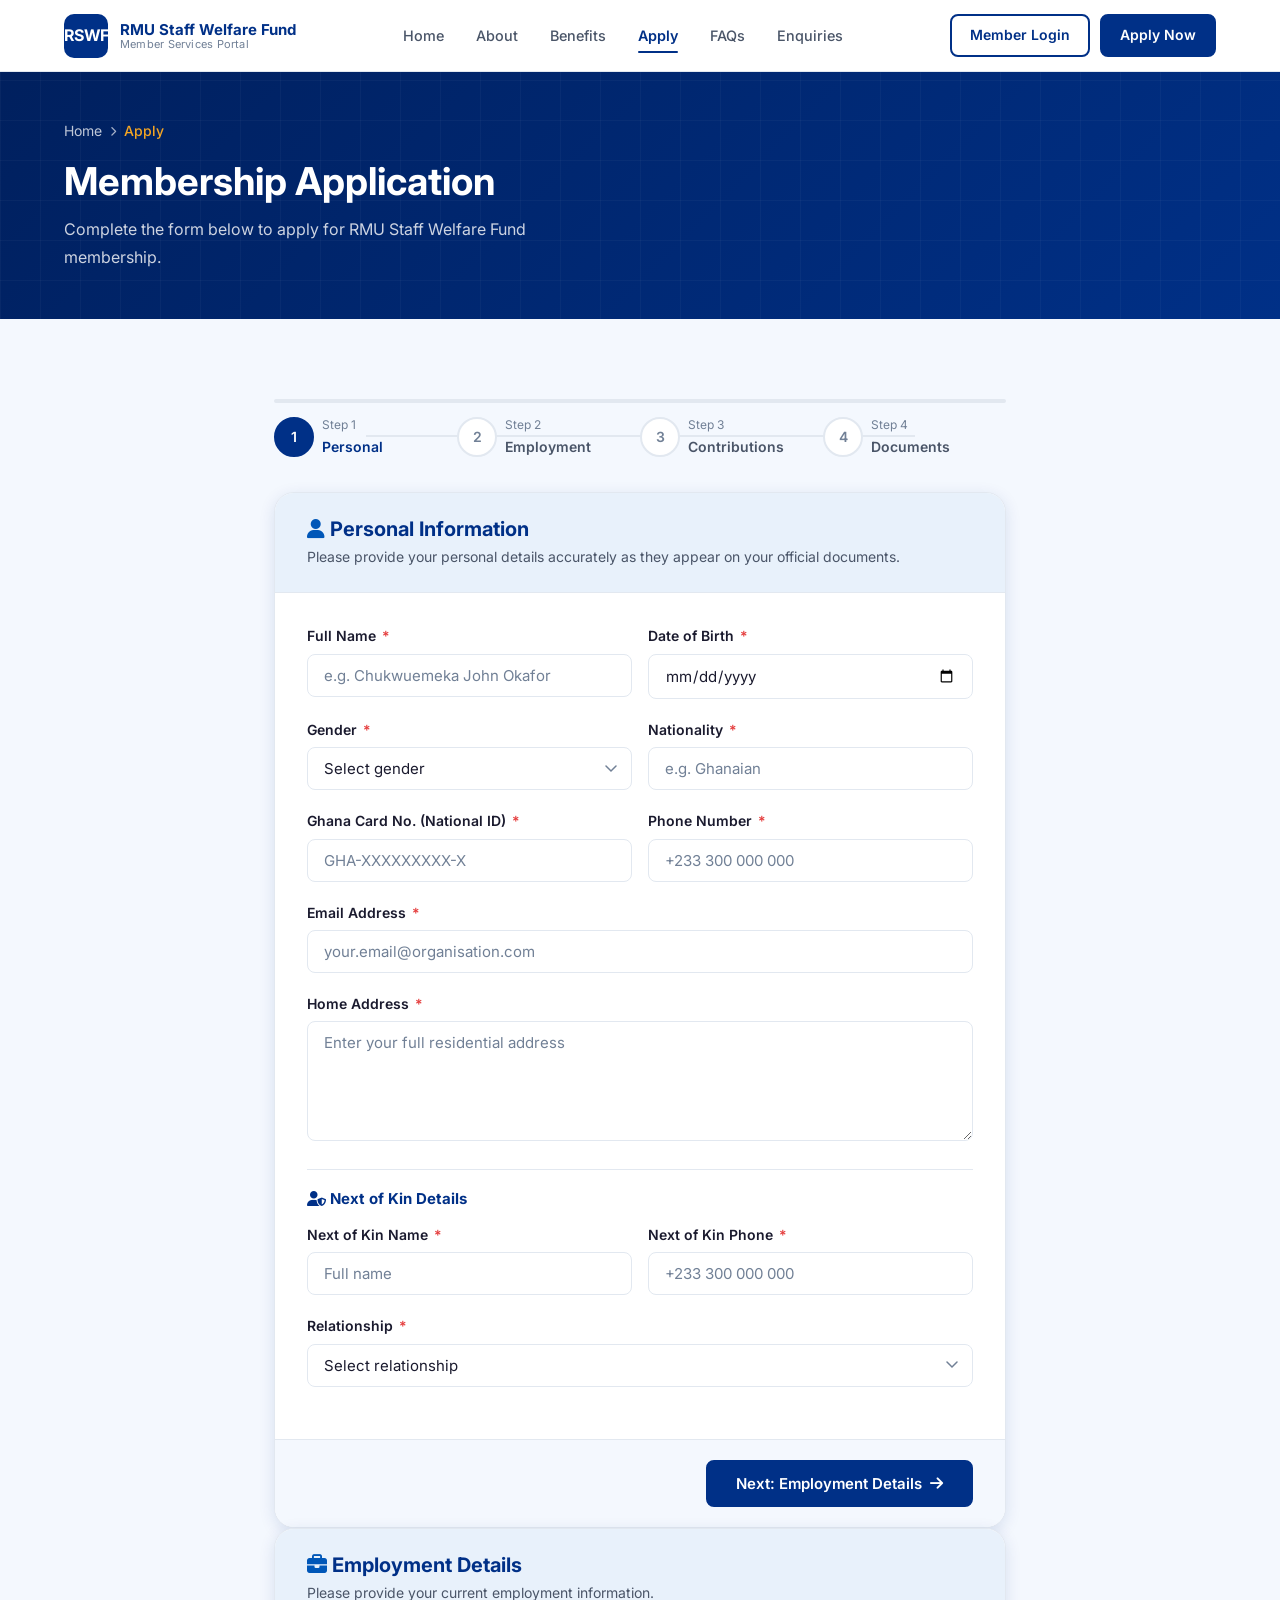
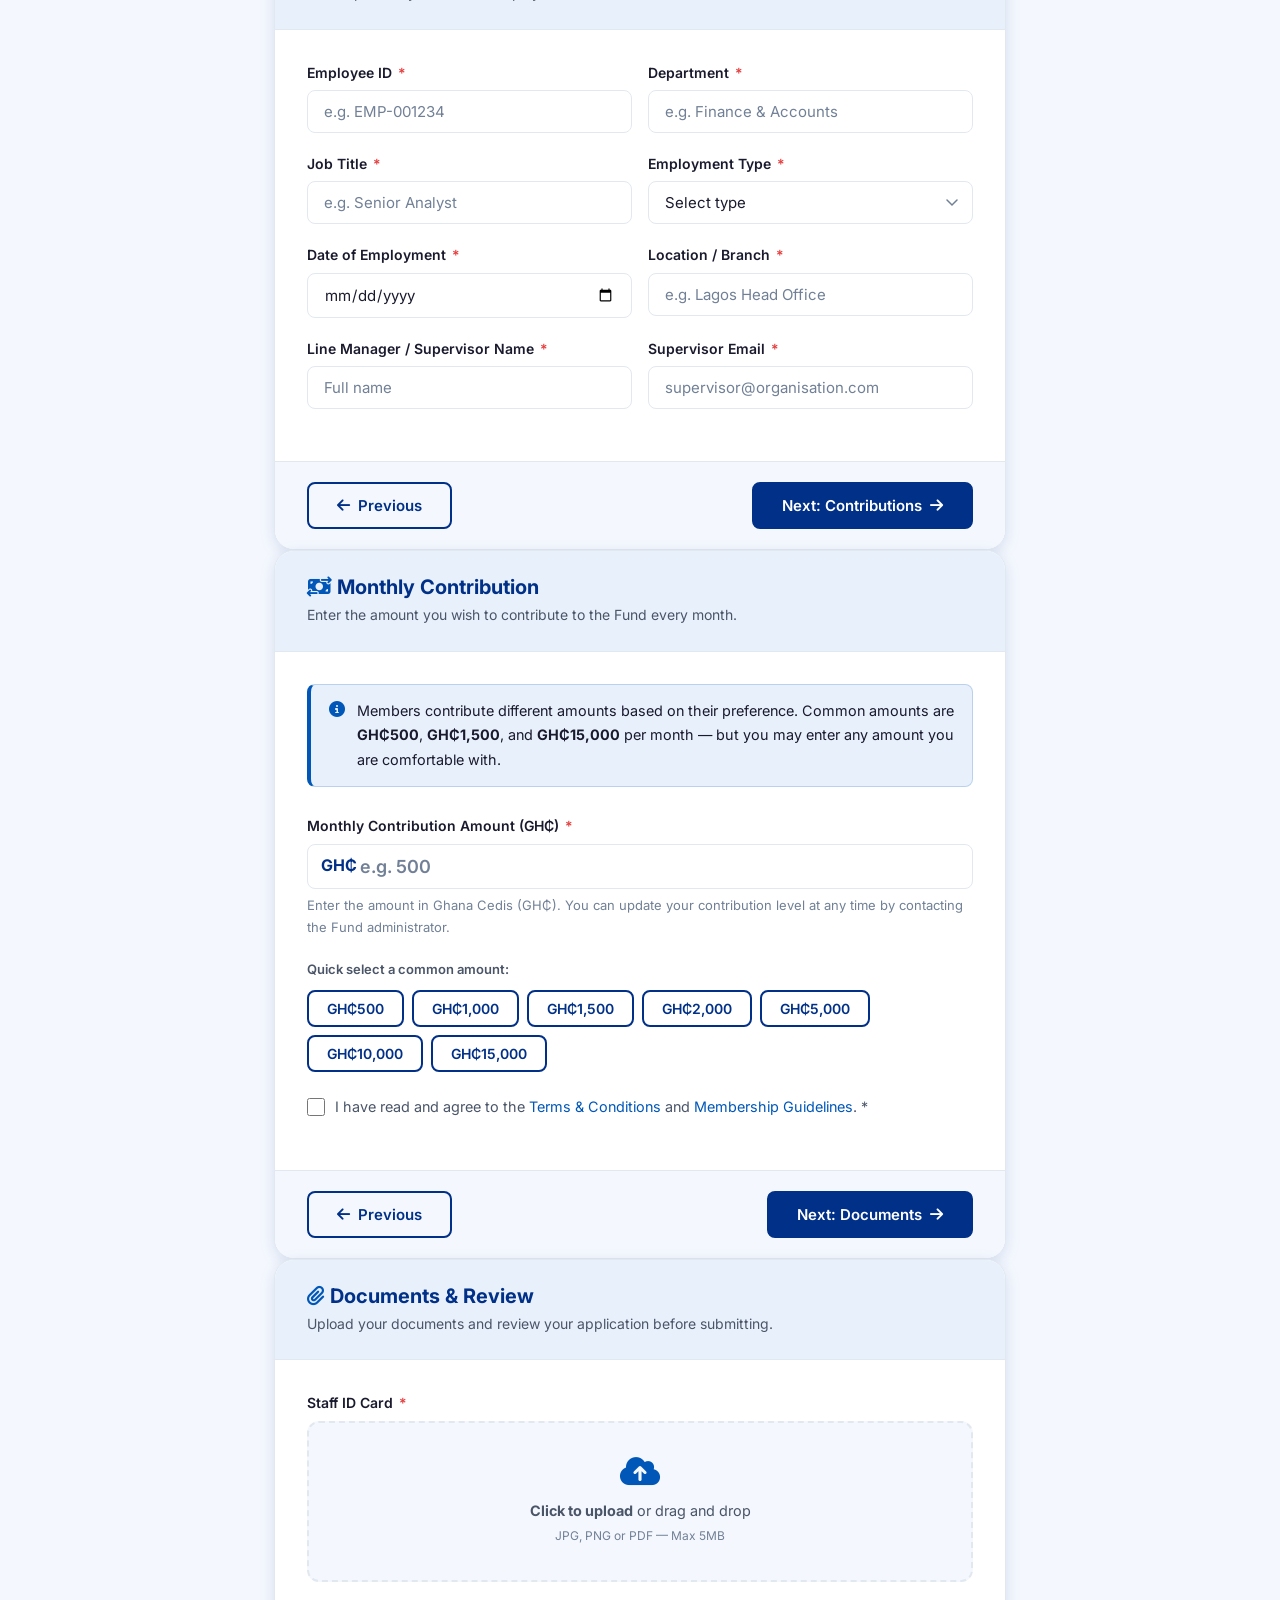
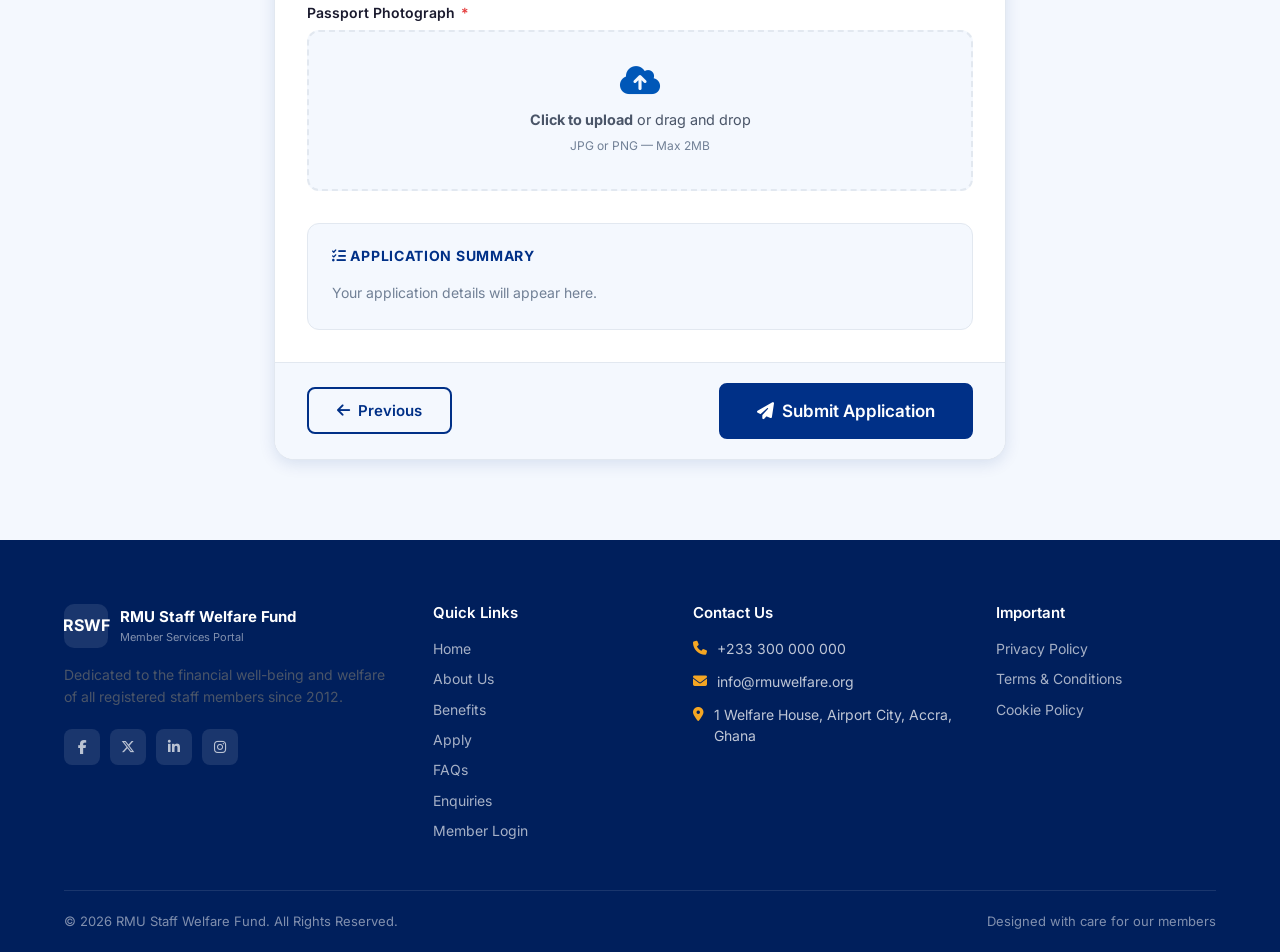
<file: apply.html>
﻿<!DOCTYPE html>
<html lang="en">
<head>
  <meta charset="UTF-8"/><meta name="viewport" content="width=device-width, initial-scale=1.0"/>
  <title>Apply for Membership – RMU Staff Welfare Fund</title>
  <meta name="description" content="Apply for membership to the RMU Staff Welfare Fund. Complete our simple online application form."/>
  <link rel="icon" href="data:image/svg+xml,<svg xmlns='http://www.w3.org/2000/svg' viewBox='0 0 100 100'><rect width='100' height='100' rx='20' fill='%23003087'/><text y='.9em' font-size='70' x='14' fill='white' font-weight='700'>S</text></svg>"/>
  <link rel="stylesheet" href="https://cdnjs.cloudflare.com/ajax/libs/font-awesome/6.5.0/css/all.min.css"/>
  <link rel="stylesheet" href="css/main.css"/>
</head>
<body>
<div class="nav-overlay" aria-hidden="true"></div>
<nav class="navbar" role="navigation">
  <div class="container">
    <a href="index.html" class="nav-logo"><div class="nav-logo-icon">RSWF</div><div class="nav-logo-text"><span class="nav-logo-title">RMU Staff Welfare Fund</span><span class="nav-logo-sub">Member Services Portal</span></div></a>
    <ul class="nav-links" role="list"><li><a href="index.html">Home</a></li><li><a href="about.html">About</a></li><li><a href="benefits.html">Benefits</a></li><li><a href="apply.html" class="active">Apply</a></li><li><a href="faq.html">FAQs</a></li><li><a href="enquiries.html">Enquiries</a></li></ul>
    <div class="nav-actions"><a href="login.html" class="btn btn-outline btn-sm">Member Login</a><a href="apply.html" class="btn btn-primary btn-sm">Apply Now</a></div>
    <button class="hamburger" aria-label="Toggle navigation" aria-expanded="false"><span></span><span></span><span></span></button>
  </div>
</nav>

<section class="page-hero">
  <div class="container">
    <div class="page-hero-content">
      <nav class="breadcrumb" aria-label="Breadcrumb"><a href="index.html">Home</a><i class="fa-solid fa-chevron-right" style="font-size:0.625rem"></i><span>Apply</span></nav>
      <h1>Membership Application</h1>
      <p>Complete the form below to apply for RMU Staff Welfare Fund membership.</p>
    </div>
  </div>
</section>

<section class="section bg-lighter" style="padding-bottom:80px">
  <div class="container" style="max-width:780px">

    <!-- SUCCESS STATE -->
    <div id="form-success" class="form-card hidden" style="background:white;border-radius:var(--radius-lg);border:1px solid var(--border);box-shadow:var(--shadow-md);overflow:hidden">
      <div class="success-state">
        <div class="success-icon"><i class="fa-solid fa-circle-check"></i></div>
        <h2>Application Submitted!</h2>
        <p>Your membership application has been successfully submitted. You will receive a confirmation email within 24 hours.</p>
        <div class="success-ref" id="success-ref-display">RSWF-2026-00000</div>
        <p style="font-size:0.875rem;color:var(--text-light);margin-top:8px">Please save your reference number for tracking purposes.</p>
        <div style="display:flex;gap:12px;justify-content:center;margin-top:32px;flex-wrap:wrap">
          <a href="index.html" class="btn btn-primary"><i class="fa-solid fa-house"></i> Go to Homepage</a>
          <a href="login.html" class="btn btn-outline"><i class="fa-solid fa-right-to-bracket"></i> Member Login</a>
        </div>
      </div>
    </div>

    <!-- FORM CARD -->
    <div id="form-card">
      <!-- PROGRESS BAR -->
      <div style="margin-bottom:12px;background:var(--border);border-radius:var(--radius-full);height:4px;overflow:hidden">
        <div id="form-progress-bar" style="height:100%;background:linear-gradient(90deg,var(--primary),var(--primary-light));border-radius:var(--radius-full);width:0%;transition:width 0.4s ease"></div>
      </div>

      <!-- STEP INDICATORS -->
      <div class="step-progress" style="margin-bottom:32px" aria-label="Application steps">
        <div class="step-indicator active" data-step-num="1">
          <div class="step-circle">1</div>
          <div class="step-info"><span class="step-info-number">Step 1</span><span class="step-info-label">Personal</span></div>
        </div>
        <div class="step-indicator" data-step-num="2">
          <div class="step-circle">2</div>
          <div class="step-info"><span class="step-info-number">Step 2</span><span class="step-info-label">Employment</span></div>
        </div>
        <div class="step-indicator" data-step-num="3">
          <div class="step-circle">3</div>
          <div class="step-info"><span class="step-info-number">Step 3</span><span class="step-info-label">Contributions</span></div>
        </div>
        <div class="step-indicator" data-step-num="4">
          <div class="step-circle">4</div>
          <div class="step-info"><span class="step-info-number">Step 4</span><span class="step-info-label">Documents</span></div>
        </div>
      </div>

      <form id="membership-form" novalidate aria-label="Membership application form">
        <!-- STEP 1: PERSONAL INFO -->
        <div class="form-card" data-step="1">
          <div class="form-card-header">
            <h2><i class="fa-solid fa-user" style="color:var(--primary-light)"></i> Personal Information</h2>
            <p>Please provide your personal details accurately as they appear on your official documents.</p>
          </div>
          <div class="form-card-body">
            <div class="form-row">
              <div class="form-group"><label class="form-label" for="fullName">Full Name <span class="required">*</span></label><input id="fullName" name="fullName" class="form-control" type="text" required placeholder="e.g. Chukwuemeka John Okafor" data-error-required="Please enter your full name."/></div>
              <div class="form-group"><label class="form-label" for="dob">Date of Birth <span class="required">*</span></label><input id="dob" name="dob" class="form-control" type="date" required/></div>
            </div>
            <div class="form-row">
              <div class="form-group"><label class="form-label" for="gender">Gender <span class="required">*</span></label><select id="gender" name="gender" class="form-control" required><option value="">Select gender</option><option>Male</option><option>Female</option><option>Prefer not to say</option></select></div>
              <div class="form-group"><label class="form-label" for="nationality">Nationality <span class="required">*</span></label><input id="nationality" name="nationality" class="form-control" type="text" required placeholder="e.g. Ghanaian"/></div>
            </div>
            <div class="form-row">
              <div class="form-group"><label class="form-label" for="nin">Ghana Card No. (National ID) <span class="required">*</span></label><input id="nin" name="nin" class="form-control" type="text" required placeholder="GHA-XXXXXXXXX-X" maxlength="15"/></div>
              <div class="form-group"><label class="form-label" for="phone">Phone Number <span class="required">*</span></label><input id="phone" name="phone" class="form-control" type="tel" required placeholder="+233 300 000 000" data-type="phone"/></div>
            </div>
            <div class="form-group"><label class="form-label" for="email">Email Address <span class="required">*</span></label><input id="email" name="email" class="form-control" type="email" required placeholder="your.email@organisation.com"/></div>
            <div class="form-group"><label class="form-label" for="homeAddress">Home Address <span class="required">*</span></label><textarea id="homeAddress" name="homeAddress" class="form-control" required placeholder="Enter your full residential address" rows="3"></textarea></div>
            <hr style="border:none;border-top:1px solid var(--border);margin:20px 0"/>
            <h4 style="font-size:0.9375rem;margin-bottom:16px;color:var(--primary)"><i class="fa-solid fa-user-shield"></i> Next of Kin Details</h4>
            <div class="form-row">
              <div class="form-group"><label class="form-label" for="nokName">Next of Kin Name <span class="required">*</span></label><input id="nokName" name="nokName" class="form-control" type="text" required placeholder="Full name"/></div>
              <div class="form-group"><label class="form-label" for="nokPhone">Next of Kin Phone <span class="required">*</span></label><input id="nokPhone" name="nokPhone" class="form-control" type="tel" required placeholder="+233 300 000 000" data-type="phone"/></div>
            </div>
            <div class="form-group"><label class="form-label" for="nokRelationship">Relationship <span class="required">*</span></label><select id="nokRelationship" name="nokRelationship" class="form-control" required><option value="">Select relationship</option><option>Spouse</option><option>Parent</option><option>Sibling</option><option>Child</option><option>Other</option></select></div>
          </div>
          <div class="form-card-footer">
            <span></span>
            <button type="button" class="btn btn-primary" data-next-step>Next: Employment Details <i class="fa-solid fa-arrow-right"></i></button>
          </div>
        </div>

        <!-- STEP 2: EMPLOYMENT -->
        <div class="form-card" data-step="2">
          <div class="form-card-header">
            <h2><i class="fa-solid fa-briefcase" style="color:var(--primary-light)"></i> Employment Details</h2>
            <p>Please provide your current employment information.</p>
          </div>
          <div class="form-card-body">
            <div class="form-row">
              <div class="form-group"><label class="form-label" for="employeeId">Employee ID <span class="required">*</span></label><input id="employeeId" name="employeeId" class="form-control" type="text" required placeholder="e.g. EMP-001234"/></div>
              <div class="form-group"><label class="form-label" for="department">Department <span class="required">*</span></label><input id="department" name="department" class="form-control" type="text" required placeholder="e.g. Finance & Accounts"/></div>
            </div>
            <div class="form-row">
              <div class="form-group"><label class="form-label" for="jobTitle">Job Title <span class="required">*</span></label><input id="jobTitle" name="jobTitle" class="form-control" type="text" required placeholder="e.g. Senior Analyst"/></div>
              <div class="form-group"><label class="form-label" for="employmentType">Employment Type <span class="required">*</span></label><select id="employmentType" name="employmentType" class="form-control" required><option value="">Select type</option><option>Full-Time Permanent</option><option>Contract (12+ months)</option><option>Confirmed Appointment</option></select></div>
            </div>
            <div class="form-row">
              <div class="form-group"><label class="form-label" for="employmentDate">Date of Employment <span class="required">*</span></label><input id="employmentDate" name="employmentDate" class="form-control" type="date" required/></div>
              <div class="form-group"><label class="form-label" for="location">Location / Branch <span class="required">*</span></label><input id="location" name="location" class="form-control" type="text" required placeholder="e.g. Lagos Head Office"/></div>
            </div>
            <div class="form-row">
              <div class="form-group"><label class="form-label" for="supervisorName">Line Manager / Supervisor Name <span class="required">*</span></label><input id="supervisorName" name="supervisorName" class="form-control" type="text" required placeholder="Full name"/></div>
              <div class="form-group"><label class="form-label" for="supervisorEmail">Supervisor Email <span class="required">*</span></label><input id="supervisorEmail" name="supervisorEmail" class="form-control" type="email" required placeholder="supervisor@organisation.com"/></div>
            </div>
          </div>
          <div class="form-card-footer">
            <button type="button" class="btn btn-outline" data-prev-step><i class="fa-solid fa-arrow-left"></i> Previous</button>
            <button type="button" class="btn btn-primary" data-next-step>Next: Contributions <i class="fa-solid fa-arrow-right"></i></button>
          </div>
        </div>

        <!-- STEP 3: CONTRIBUTIONS -->
        <div class="form-card" data-step="3">
          <div class="form-card-header">
            <h2><i class="fa-solid fa-money-bill-transfer" style="color:var(--primary-light)"></i> Monthly Contribution</h2>
            <p>Enter the amount you wish to contribute to the Fund every month.</p>
          </div>
          <div class="form-card-body">

            <!-- Info notice -->
            <div style="background:var(--bg-light);border:1px solid rgba(0,87,184,0.2);border-left:4px solid var(--primary-light);border-radius:var(--radius-sm);padding:14px 18px;margin-bottom:28px;display:flex;gap:12px;align-items:flex-start">
              <i class="fa-solid fa-circle-info" style="color:var(--primary-light);font-size:1rem;margin-top:2px;flex-shrink:0"></i>
              <p style="margin:0;font-size:0.9rem;color:var(--text-dark)">Members contribute different amounts based on their preference. Common amounts are <strong>GH₵500</strong>, <strong>GH₵1,500</strong>, and <strong>GH₵15,000</strong> per month — but you may enter any amount you are comfortable with.</p>
            </div>

            <div class="form-group">
              <label class="form-label" for="monthlyContribution">Monthly Contribution Amount (GH₵) <span class="required">*</span></label>
              <div style="position:relative">
                <span style="position:absolute;left:14px;top:50%;transform:translateY(-50%);font-weight:700;color:var(--primary);font-size:1rem;pointer-events:none">GH₵</span>
                <input
                  id="monthlyContribution"
                  name="monthlyContribution"
                  class="form-control"
                  type="number"
                  min="1"
                  step="1"
                  required
                  placeholder="e.g. 500"
                  style="padding-left:52px;font-size:1.125rem;font-weight:600"
                  data-error-required="Please enter your monthly contribution amount."
                />
              </div>
              <p class="form-hint">Enter the amount in Ghana Cedis (GH₵). You can update your contribution level at any time by contacting the Fund administrator.</p>
            </div>

            <!-- Quick-select helper buttons -->
            <div style="margin-bottom:24px">
              <p style="font-size:0.8125rem;font-weight:600;color:var(--text-medium);margin-bottom:10px">Quick select a common amount:</p>
              <div style="display:flex;flex-wrap:wrap;gap:8px">
                <button type="button" class="btn btn-outline btn-sm contrib-quick" data-amount="500">GH₵500</button>
                <button type="button" class="btn btn-outline btn-sm contrib-quick" data-amount="1000">GH₵1,000</button>
                <button type="button" class="btn btn-outline btn-sm contrib-quick" data-amount="1500">GH₵1,500</button>
                <button type="button" class="btn btn-outline btn-sm contrib-quick" data-amount="2000">GH₵2,000</button>
                <button type="button" class="btn btn-outline btn-sm contrib-quick" data-amount="5000">GH₵5,000</button>
                <button type="button" class="btn btn-outline btn-sm contrib-quick" data-amount="10000">GH₵10,000</button>
                <button type="button" class="btn btn-outline btn-sm contrib-quick" data-amount="15000">GH₵15,000</button>
              </div>
            </div>

            <div class="form-group">
              <label class="form-check">
                <input type="checkbox" name="termsAgreed" required/>
                <span class="form-check-label">I have read and agree to the <a href="resources.html" target="_blank" style="color:var(--primary-light)">Terms &amp; Conditions</a> and <a href="resources.html" target="_blank" style="color:var(--primary-light)">Membership Guidelines</a>. <span class="required">*</span></span>
              </label>
            </div>
          </div>
          <div class="form-card-footer">
            <button type="button" class="btn btn-outline" data-prev-step><i class="fa-solid fa-arrow-left"></i> Previous</button>
            <button type="button" class="btn btn-primary" data-next-step>Next: Documents <i class="fa-solid fa-arrow-right"></i></button>
          </div>
        </div>

        <!-- STEP 4: DOCUMENTS & REVIEW -->
        <div class="form-card" data-step="4">
          <div class="form-card-header">
            <h2><i class="fa-solid fa-paperclip" style="color:var(--primary-light)"></i> Documents &amp; Review</h2>
            <p>Upload your documents and review your application before submitting.</p>
          </div>
          <div class="form-card-body">
            <div class="form-group">
              <label class="form-label">Staff ID Card <span class="required">*</span></label>
              <div class="file-upload-area" id="upload-id" role="button" tabindex="0" aria-label="Upload Staff ID Card">
                <input type="file" name="staffId" accept=".jpg,.jpeg,.png,.pdf" aria-label="Staff ID Card file input"/>
                <i class="fa-solid fa-cloud-arrow-up"></i>
                <p><strong>Click to upload</strong> or drag and drop<br/><small style="color:var(--text-light)">JPG, PNG or PDF — Max 5MB</small></p>
              </div>
              <div class="file-preview hidden" id="preview-staffId"></div>
            </div>
            <div class="form-group">
              <label class="form-label">Passport Photograph <span class="required">*</span></label>
              <div class="file-upload-area" role="button" tabindex="0">
                <input type="file" name="passportPhoto" accept=".jpg,.jpeg,.png" aria-label="Passport photo file input"/>
                <i class="fa-solid fa-cloud-arrow-up"></i>
                <p><strong>Click to upload</strong> or drag and drop<br/><small style="color:var(--text-light)">JPG or PNG — Max 2MB</small></p>
              </div>
              <div class="file-preview hidden"></div>
            </div>

            <!-- APPLICATION REVIEW -->
            <div style="margin-top:32px;padding:24px;background:var(--bg-lighter);border-radius:var(--radius);border:1px solid var(--border)">
              <h4 style="font-size:0.875rem;text-transform:uppercase;letter-spacing:0.05em;color:var(--primary);margin-bottom:16px"><i class="fa-solid fa-list-check"></i> Application Summary</h4>
              <div id="form-review"><p style="color:var(--text-light);font-size:0.875rem">Your application details will appear here.</p></div>
            </div>
          </div>
          <div class="form-card-footer">
            <button type="button" class="btn btn-outline" data-prev-step><i class="fa-solid fa-arrow-left"></i> Previous</button>
            <button type="button" id="form-submit" class="btn btn-primary btn-lg"><i class="fa-solid fa-paper-plane"></i> Submit Application</button>
          </div>
        </div>
      </form>
    </div><!-- end form-card wrapper -->
  </div>
</section>

<footer class="footer">
  <div class="container">
    <div class="footer-grid">
      <div><div class="footer-logo"><div class="footer-logo-icon">RSWF</div><div><span class="footer-logo-title">RMU Staff Welfare Fund</span><span class="footer-logo-sub">Member Services Portal</span></div></div><p class="footer-tagline">Dedicated to the financial well-being and welfare of all registered staff members since 2012.</p><div class="footer-social"><a href="#" aria-label="Facebook"><i class="fa-brands fa-facebook-f"></i></a><a href="#" aria-label="Twitter"><i class="fa-brands fa-x-twitter"></i></a><a href="#" aria-label="LinkedIn"><i class="fa-brands fa-linkedin-in"></i></a><a href="#" aria-label="Instagram"><i class="fa-brands fa-instagram"></i></a></div></div>
      <div class="footer-col"><h4>Quick Links</h4><div class="footer-links"><a href="index.html">Home</a><a href="about.html">About Us</a><a href="benefits.html">Benefits</a><a href="apply.html">Apply</a><a href="faq.html">FAQs</a><a href="enquiries.html">Enquiries</a><a href="login.html">Member Login</a></div></div>
      <div class="footer-col"><h4>Contact Us</h4><div class="footer-contact"><div class="footer-contact-item"><i class="fa-solid fa-phone"></i><span>+233 300 000 000</span></div><div class="footer-contact-item"><i class="fa-solid fa-envelope"></i><span>info@rmuwelfare.org</span></div><div class="footer-contact-item"><i class="fa-solid fa-location-dot"></i><span>1 Welfare House, Airport City, Accra, Ghana</span></div></div></div>
      <div class="footer-col"><h4>Important</h4><div class="footer-links"><a href="#">Privacy Policy</a><a href="#">Terms &amp; Conditions</a><a href="#">Cookie Policy</a></div></div>
    </div>
    <div class="footer-bottom"><span>© 2026 RMU Staff Welfare Fund. All Rights Reserved.</span><span>Designed with care for our members</span></div>
  </div>
</footer>
<script src="js/main.js"></script>
<script src="js/forms.js"></script>
<script>
// Quick-select contribution buttons
document.querySelectorAll('.contrib-quick').forEach(btn => {
  btn.addEventListener('click', () => {
    document.getElementById('monthlyContribution').value = btn.dataset.amount;
    document.querySelectorAll('.contrib-quick').forEach(b => b.classList.remove('btn-primary'));
    btn.classList.add('btn-primary');
    btn.classList.remove('btn-outline');
    setTimeout(() => {
      btn.classList.remove('btn-primary');
      btn.classList.add('btn-outline');
    }, 800);
  });
});
</script>
</body>
</html>
</file>
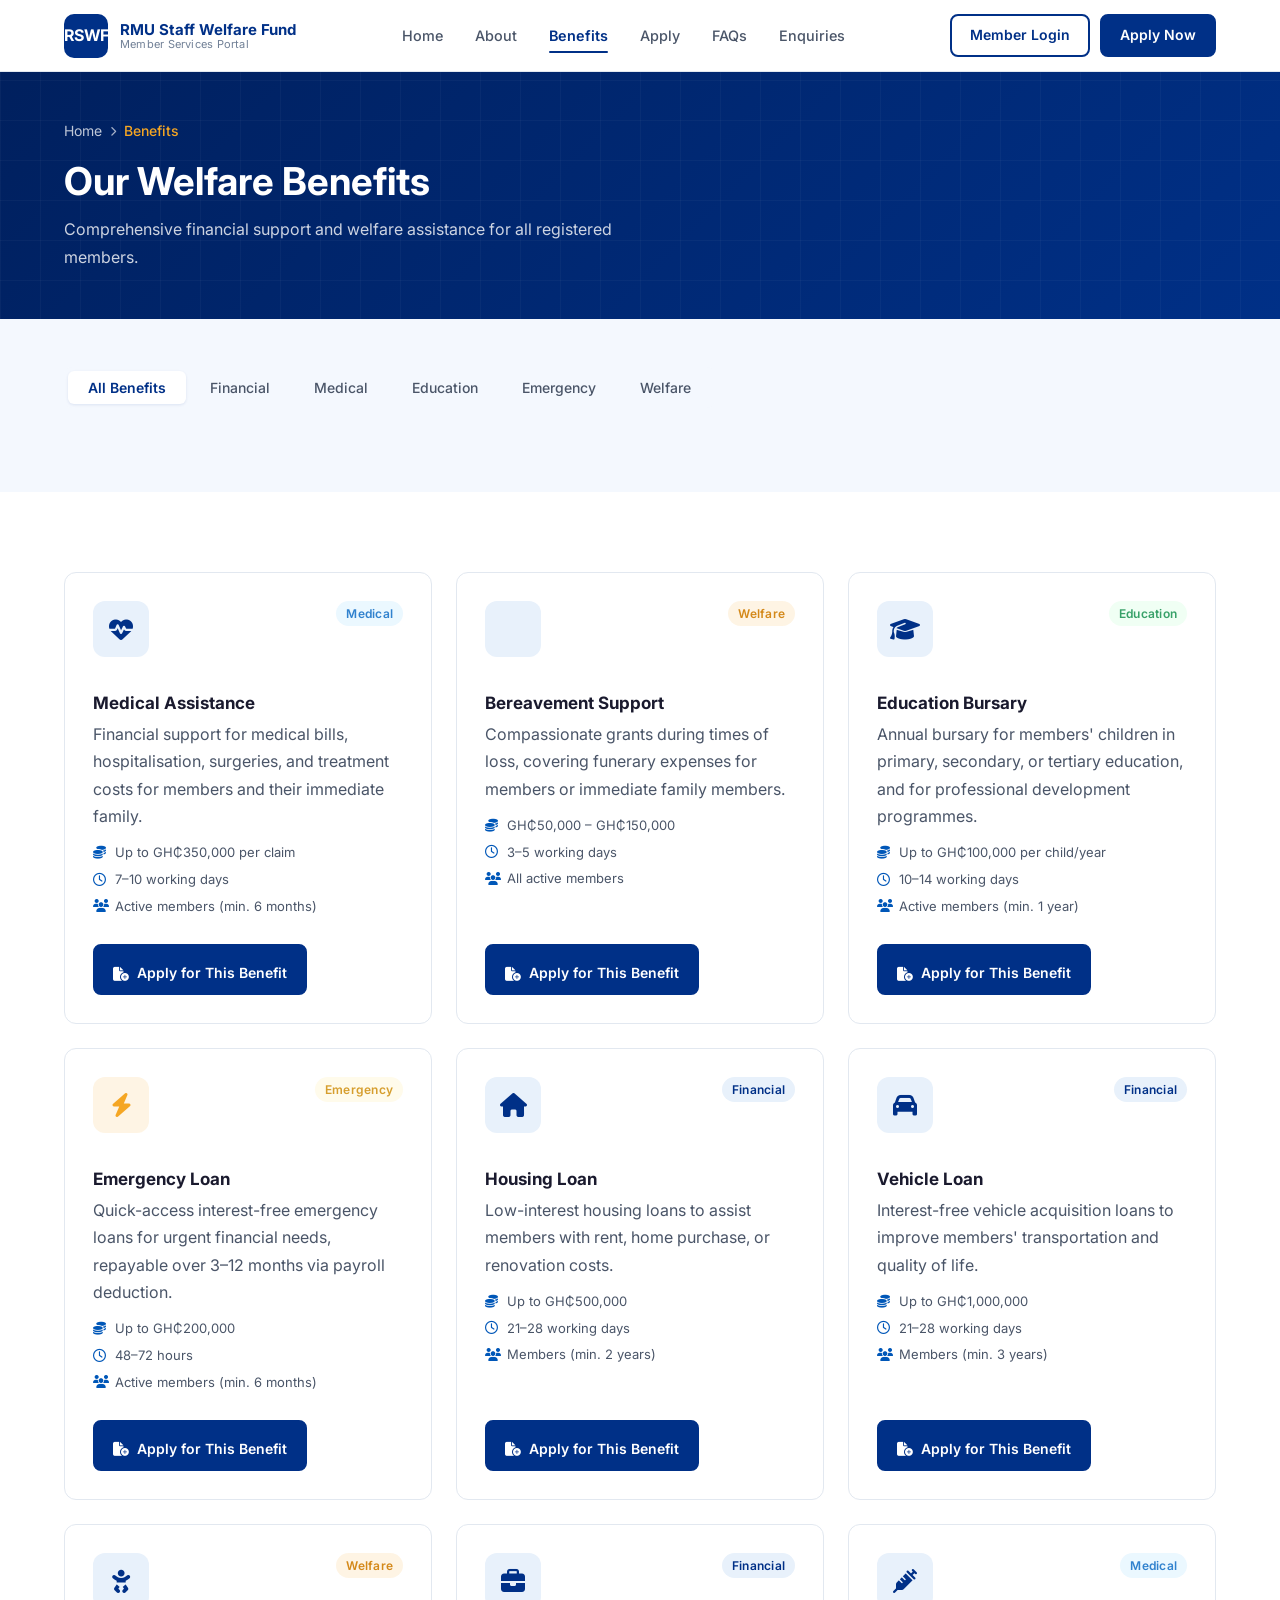
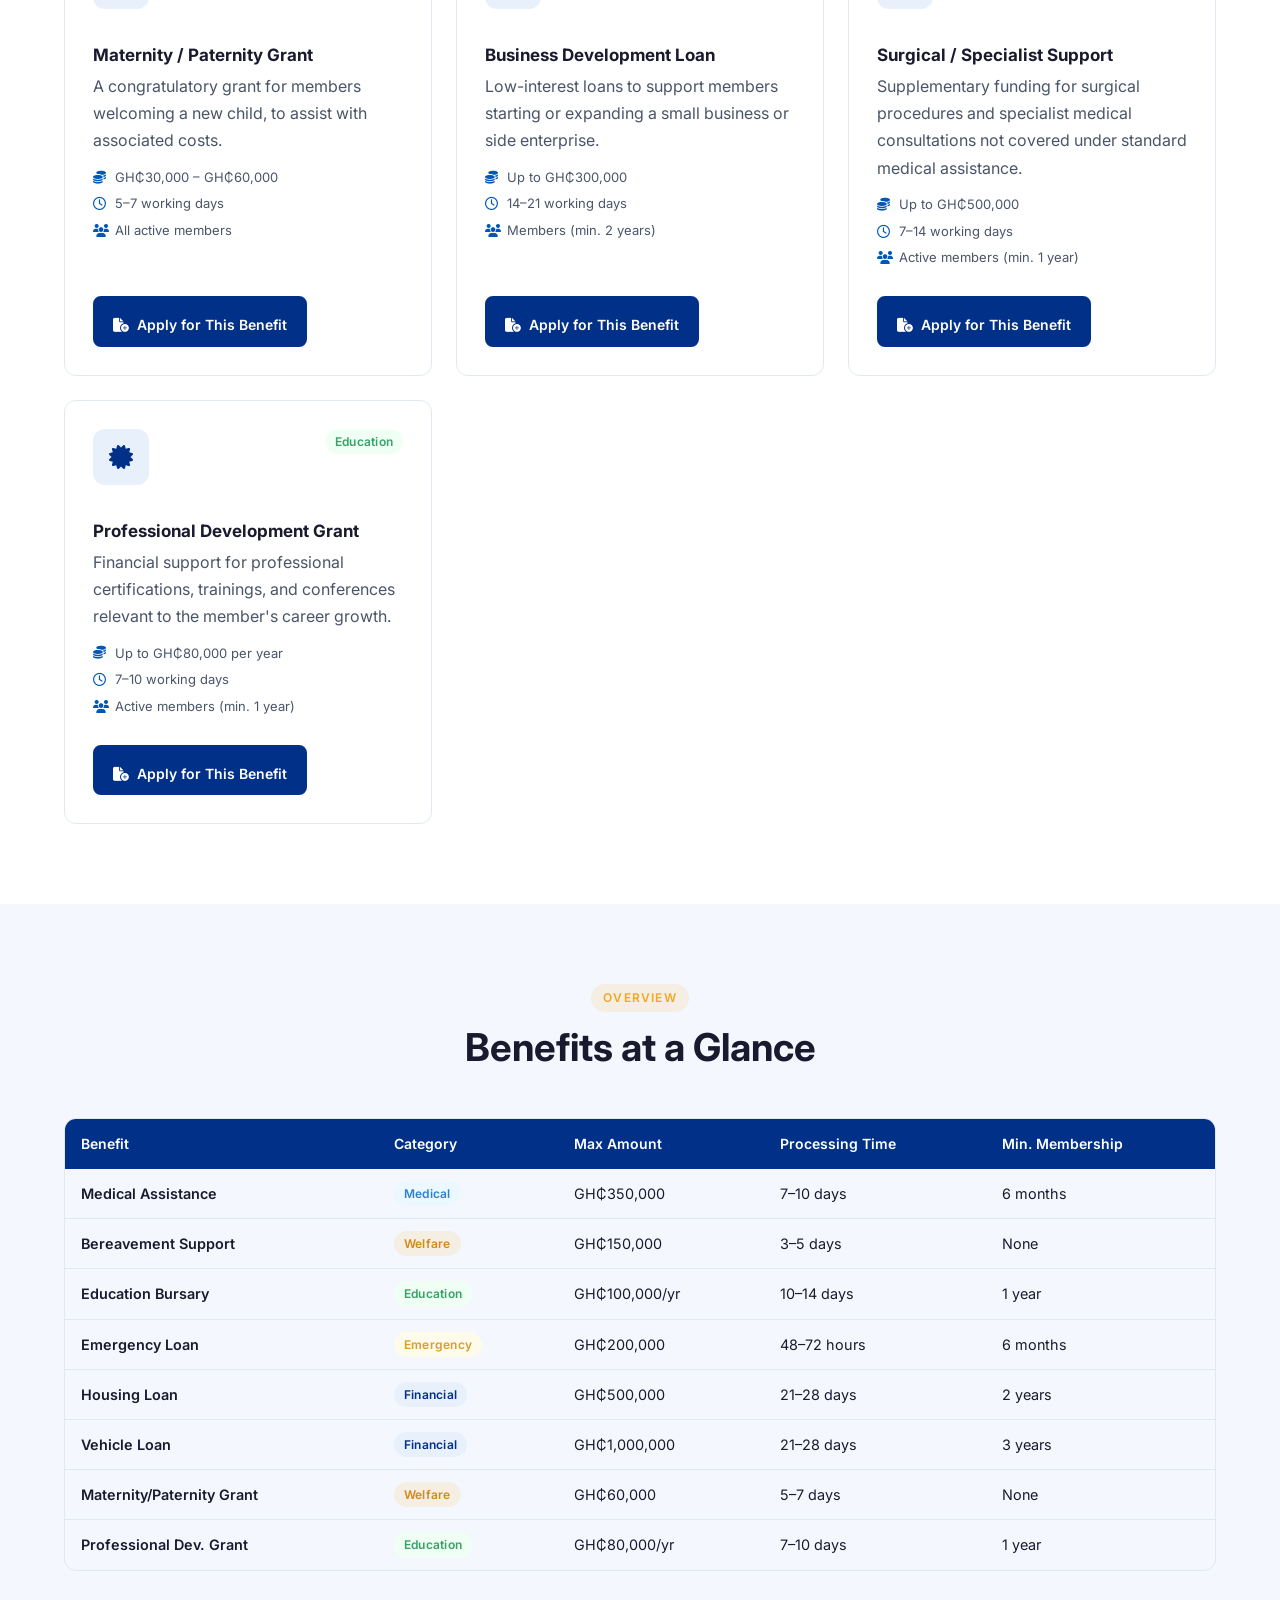
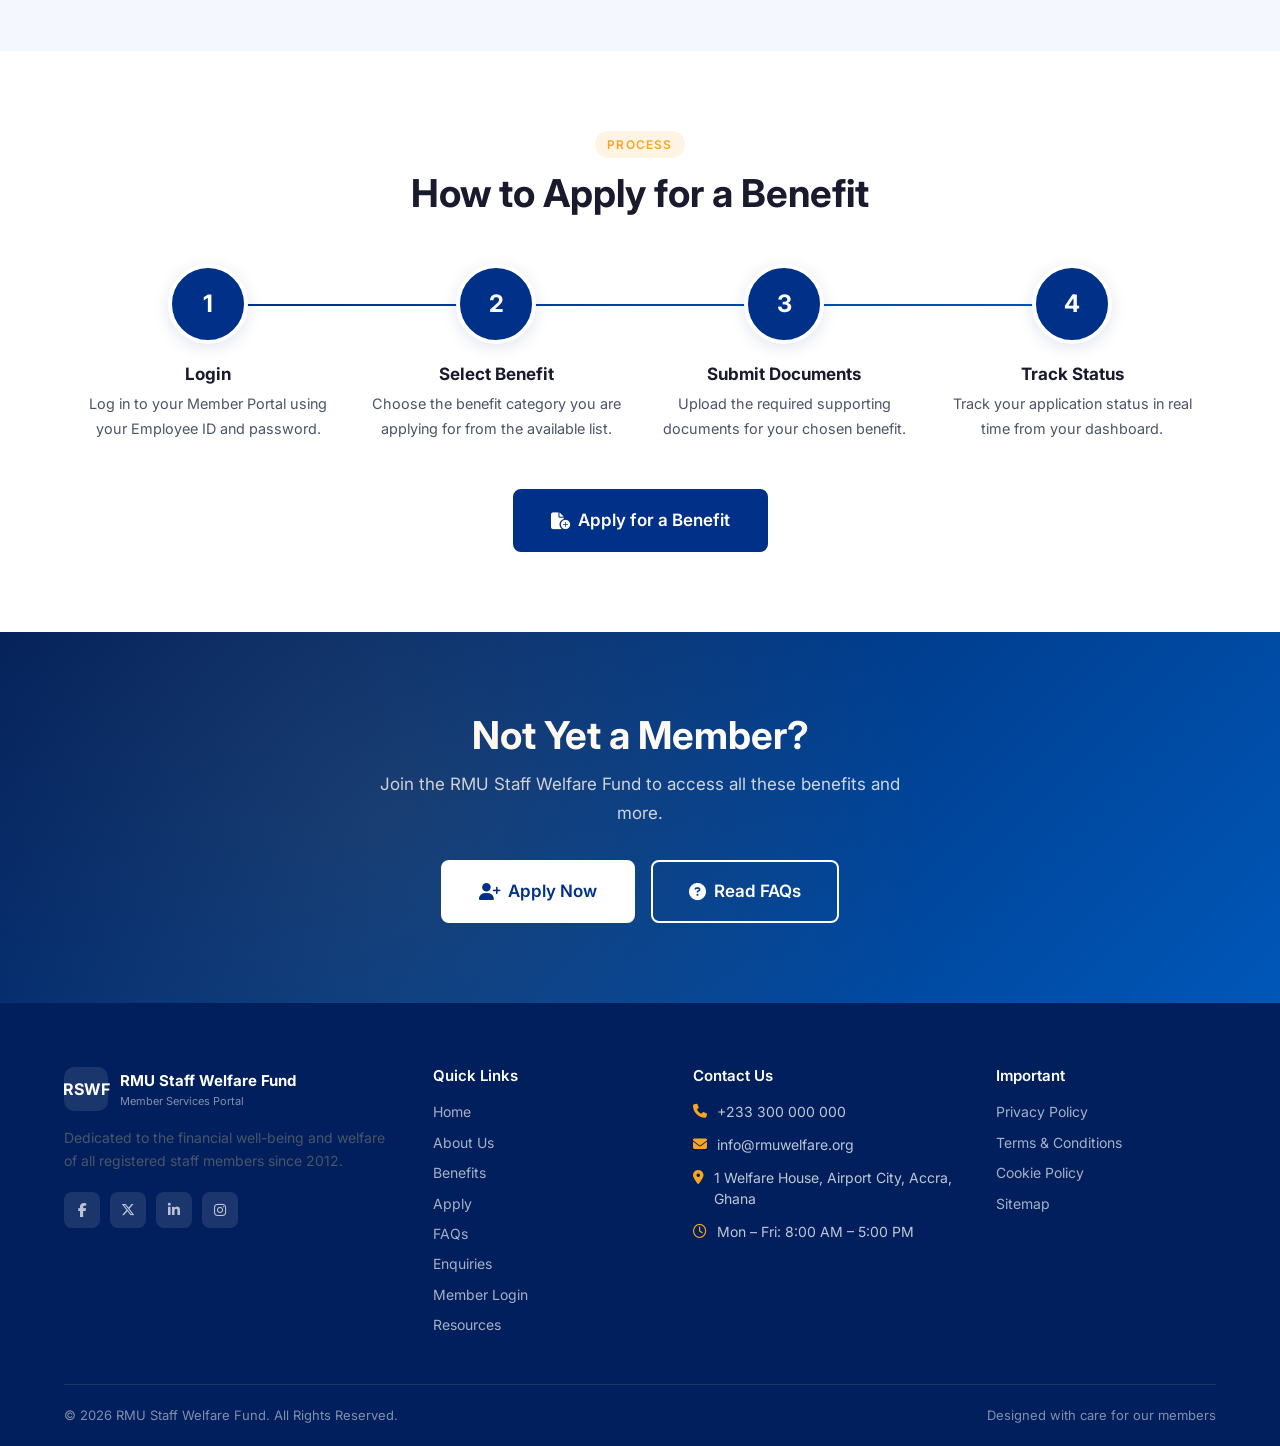
<file: benefits.html>
﻿<!DOCTYPE html>
<html lang="en">
<head>
  <meta charset="UTF-8"/><meta name="viewport" content="width=device-width, initial-scale=1.0"/>
  <title>Benefits – RMU Staff Welfare Fund</title>
  <meta name="description" content="Explore the full range of welfare benefits offered by the RMU Staff Welfare Fund including medical, education, emergency, and more."/>
  <link rel="icon" href="data:image/svg+xml,<svg xmlns='http://www.w3.org/2000/svg' viewBox='0 0 100 100'><rect width='100' height='100' rx='20' fill='%23003087'/><text y='.9em' font-size='70' x='14' fill='white' font-weight='700'>S</text></svg>"/>
  <link rel="stylesheet" href="https://cdnjs.cloudflare.com/ajax/libs/font-awesome/6.5.0/css/all.min.css"/>
  <link rel="stylesheet" href="css/main.css"/>
</head>
<body>
<div class="nav-overlay" aria-hidden="true"></div>
<nav class="navbar" role="navigation">
  <div class="container">
    <a href="index.html" class="nav-logo"><div class="nav-logo-icon">RSWF</div><div class="nav-logo-text"><span class="nav-logo-title">RMU Staff Welfare Fund</span><span class="nav-logo-sub">Member Services Portal</span></div></a>
    <ul class="nav-links" role="list">
      <li><a href="index.html">Home</a></li><li><a href="about.html">About</a></li><li><a href="benefits.html" class="active">Benefits</a></li><li><a href="apply.html">Apply</a></li><li><a href="faq.html">FAQs</a></li><li><a href="enquiries.html">Enquiries</a></li>
    </ul>
    <div class="nav-actions"><a href="login.html" class="btn btn-outline btn-sm">Member Login</a><a href="apply.html" class="btn btn-primary btn-sm">Apply Now</a></div>
    <button class="hamburger" aria-label="Toggle navigation" aria-expanded="false"><span></span><span></span><span></span></button>
  </div>
</nav>

<section class="page-hero">
  <div class="container">
    <div class="page-hero-content">
      <nav class="breadcrumb" aria-label="Breadcrumb"><a href="index.html">Home</a><i class="fa-solid fa-chevron-right" style="font-size:0.625rem"></i><span>Benefits</span></nav>
      <h1>Our Welfare Benefits</h1>
      <p>Comprehensive financial support and welfare assistance for all registered members.</p>
    </div>
  </div>
</section>

<!-- FILTER TABS -->
<section class="section-sm bg-lighter">
  <div class="container">
    <div class="tabs-wrapper">
      <div class="tabs" data-tabs role="tablist">
        <button class="tab-btn active" data-tab="all" role="tab" aria-selected="true">All Benefits</button>
        <button class="tab-btn" data-tab="financial" role="tab">Financial</button>
        <button class="tab-btn" data-tab="medical" role="tab">Medical</button>
        <button class="tab-btn" data-tab="education" role="tab">Education</button>
        <button class="tab-btn" data-tab="emergency" role="tab">Emergency</button>
        <button class="tab-btn" data-tab="welfare" role="tab">Welfare</button>
      </div>
    </div>
  </div>
</section>

<!-- BENEFITS GRID -->
<section class="section">
  <div class="container">
    <div class="grid grid-3" id="benefits-grid">
      <!-- Medical -->
      <article class="benefit-card reveal" data-category="medical">
        <div class="benefit-card-header"><div class="card-icon"><i class="fa-solid fa-heart-pulse"></i></div><span class="badge badge-info">Medical</span></div>
        <h3>Medical Assistance</h3>
        <p>Financial support for medical bills, hospitalisation, surgeries, and treatment costs for members and their immediate family.</p>
        <div class="benefit-meta">
          <div class="benefit-meta-item"><i class="fa-solid fa-coins"></i><span>Up to GH₵350,000 per claim</span></div>
          <div class="benefit-meta-item"><i class="fa-regular fa-clock"></i><span>7–10 working days</span></div>
          <div class="benefit-meta-item"><i class="fa-solid fa-users"></i><span>Active members (min. 6 months)</span></div>
        </div>
        <div style="padding-top:16px;margin-top:auto"><a href="apply.html" class="btn btn-primary btn-sm"><i class="fa-solid fa-file-circle-plus"></i> Apply for This Benefit</a></div>
      </article>
      <!-- Bereavement -->
      <article class="benefit-card reveal reveal-delay-1" data-category="welfare">
        <div class="benefit-card-header"><div class="card-icon"><i class="fa-solid fa-hands-holding-heart"></i></div><span class="badge badge-accent">Welfare</span></div>
        <h3>Bereavement Support</h3>
        <p>Compassionate grants during times of loss, covering funerary expenses for members or immediate family members.</p>
        <div class="benefit-meta">
          <div class="benefit-meta-item"><i class="fa-solid fa-coins"></i><span>GH₵50,000 – GH₵150,000</span></div>
          <div class="benefit-meta-item"><i class="fa-regular fa-clock"></i><span>3–5 working days</span></div>
          <div class="benefit-meta-item"><i class="fa-solid fa-users"></i><span>All active members</span></div>
        </div>
        <div style="padding-top:16px;margin-top:auto"><a href="apply.html" class="btn btn-primary btn-sm"><i class="fa-solid fa-file-circle-plus"></i> Apply for This Benefit</a></div>
      </article>
      <!-- Education -->
      <article class="benefit-card reveal reveal-delay-2" data-category="education">
        <div class="benefit-card-header"><div class="card-icon"><i class="fa-solid fa-graduation-cap"></i></div><span class="badge badge-success">Education</span></div>
        <h3>Education Bursary</h3>
        <p>Annual bursary for members' children in primary, secondary, or tertiary education, and for professional development programmes.</p>
        <div class="benefit-meta">
          <div class="benefit-meta-item"><i class="fa-solid fa-coins"></i><span>Up to GH₵100,000 per child/year</span></div>
          <div class="benefit-meta-item"><i class="fa-regular fa-clock"></i><span>10–14 working days</span></div>
          <div class="benefit-meta-item"><i class="fa-solid fa-users"></i><span>Active members (min. 1 year)</span></div>
        </div>
        <div style="padding-top:16px;margin-top:auto"><a href="apply.html" class="btn btn-primary btn-sm"><i class="fa-solid fa-file-circle-plus"></i> Apply for This Benefit</a></div>
      </article>
      <!-- Emergency Loan -->
      <article class="benefit-card reveal" data-category="emergency">
        <div class="benefit-card-header"><div class="card-icon accent"><i class="fa-solid fa-bolt"></i></div><span class="badge badge-warning">Emergency</span></div>
        <h3>Emergency Loan</h3>
        <p>Quick-access interest-free emergency loans for urgent financial needs, repayable over 3–12 months via payroll deduction.</p>
        <div class="benefit-meta">
          <div class="benefit-meta-item"><i class="fa-solid fa-coins"></i><span>Up to GH₵200,000</span></div>
          <div class="benefit-meta-item"><i class="fa-regular fa-clock"></i><span>48–72 hours</span></div>
          <div class="benefit-meta-item"><i class="fa-solid fa-users"></i><span>Active members (min. 6 months)</span></div>
        </div>
        <div style="padding-top:16px;margin-top:auto"><a href="apply.html" class="btn btn-primary btn-sm"><i class="fa-solid fa-file-circle-plus"></i> Apply for This Benefit</a></div>
      </article>
      <!-- Housing Loan -->
      <article class="benefit-card reveal" data-category="financial">
        <div class="benefit-card-header"><div class="card-icon"><i class="fa-solid fa-house"></i></div><span class="badge badge-primary">Financial</span></div>
        <h3>Housing Loan</h3>
        <p>Low-interest housing loans to assist members with rent, home purchase, or renovation costs.</p>
        <div class="benefit-meta">
          <div class="benefit-meta-item"><i class="fa-solid fa-coins"></i><span>Up to GH₵500,000</span></div>
          <div class="benefit-meta-item"><i class="fa-regular fa-clock"></i><span>21–28 working days</span></div>
          <div class="benefit-meta-item"><i class="fa-solid fa-users"></i><span>Members (min. 2 years)</span></div>
        </div>
        <div style="padding-top:16px;margin-top:auto"><a href="apply.html" class="btn btn-primary btn-sm"><i class="fa-solid fa-file-circle-plus"></i> Apply for This Benefit</a></div>
      </article>
      <!-- Car Loan -->
      <article class="benefit-card reveal reveal-delay-1" data-category="financial">
        <div class="benefit-card-header"><div class="card-icon"><i class="fa-solid fa-car"></i></div><span class="badge badge-primary">Financial</span></div>
        <h3>Vehicle Loan</h3>
        <p>Interest-free vehicle acquisition loans to improve members' transportation and quality of life.</p>
        <div class="benefit-meta">
          <div class="benefit-meta-item"><i class="fa-solid fa-coins"></i><span>Up to GH₵1,000,000</span></div>
          <div class="benefit-meta-item"><i class="fa-regular fa-clock"></i><span>21–28 working days</span></div>
          <div class="benefit-meta-item"><i class="fa-solid fa-users"></i><span>Members (min. 3 years)</span></div>
        </div>
        <div style="padding-top:16px;margin-top:auto"><a href="apply.html" class="btn btn-primary btn-sm"><i class="fa-solid fa-file-circle-plus"></i> Apply for This Benefit</a></div>
      </article>
      <!-- Maternity -->
      <article class="benefit-card reveal reveal-delay-2" data-category="welfare">
        <div class="benefit-card-header"><div class="card-icon"><i class="fa-solid fa-baby"></i></div><span class="badge badge-accent">Welfare</span></div>
        <h3>Maternity / Paternity Grant</h3>
        <p>A congratulatory grant for members welcoming a new child, to assist with associated costs.</p>
        <div class="benefit-meta">
          <div class="benefit-meta-item"><i class="fa-solid fa-coins"></i><span>GH₵30,000 – GH₵60,000</span></div>
          <div class="benefit-meta-item"><i class="fa-regular fa-clock"></i><span>5–7 working days</span></div>
          <div class="benefit-meta-item"><i class="fa-solid fa-users"></i><span>All active members</span></div>
        </div>
        <div style="padding-top:16px;margin-top:auto"><a href="apply.html" class="btn btn-primary btn-sm"><i class="fa-solid fa-file-circle-plus"></i> Apply for This Benefit</a></div>
      </article>
      <!-- Business Loan -->
      <article class="benefit-card reveal" data-category="financial">
        <div class="benefit-card-header"><div class="card-icon"><i class="fa-solid fa-briefcase"></i></div><span class="badge badge-primary">Financial</span></div>
        <h3>Business Development Loan</h3>
        <p>Low-interest loans to support members starting or expanding a small business or side enterprise.</p>
        <div class="benefit-meta">
          <div class="benefit-meta-item"><i class="fa-solid fa-coins"></i><span>Up to GH₵300,000</span></div>
          <div class="benefit-meta-item"><i class="fa-regular fa-clock"></i><span>14–21 working days</span></div>
          <div class="benefit-meta-item"><i class="fa-solid fa-users"></i><span>Members (min. 2 years)</span></div>
        </div>
        <div style="padding-top:16px;margin-top:auto"><a href="apply.html" class="btn btn-primary btn-sm"><i class="fa-solid fa-file-circle-plus"></i> Apply for This Benefit</a></div>
      </article>
      <!-- Surgical -->
      <article class="benefit-card reveal reveal-delay-1" data-category="medical">
        <div class="benefit-card-header"><div class="card-icon"><i class="fa-solid fa-syringe"></i></div><span class="badge badge-info">Medical</span></div>
        <h3>Surgical / Specialist Support</h3>
        <p>Supplementary funding for surgical procedures and specialist medical consultations not covered under standard medical assistance.</p>
        <div class="benefit-meta">
          <div class="benefit-meta-item"><i class="fa-solid fa-coins"></i><span>Up to GH₵500,000</span></div>
          <div class="benefit-meta-item"><i class="fa-regular fa-clock"></i><span>7–14 working days</span></div>
          <div class="benefit-meta-item"><i class="fa-solid fa-users"></i><span>Active members (min. 1 year)</span></div>
        </div>
        <div style="padding-top:16px;margin-top:auto"><a href="apply.html" class="btn btn-primary btn-sm"><i class="fa-solid fa-file-circle-plus"></i> Apply for This Benefit</a></div>
      </article>
      <!-- Professional Dev -->
      <article class="benefit-card reveal reveal-delay-2" data-category="education">
        <div class="benefit-card-header"><div class="card-icon"><i class="fa-solid fa-certificate"></i></div><span class="badge badge-success">Education</span></div>
        <h3>Professional Development Grant</h3>
        <p>Financial support for professional certifications, trainings, and conferences relevant to the member's career growth.</p>
        <div class="benefit-meta">
          <div class="benefit-meta-item"><i class="fa-solid fa-coins"></i><span>Up to GH₵80,000 per year</span></div>
          <div class="benefit-meta-item"><i class="fa-regular fa-clock"></i><span>7–10 working days</span></div>
          <div class="benefit-meta-item"><i class="fa-solid fa-users"></i><span>Active members (min. 1 year)</span></div>
        </div>
        <div style="padding-top:16px;margin-top:auto"><a href="apply.html" class="btn btn-primary btn-sm"><i class="fa-solid fa-file-circle-plus"></i> Apply for This Benefit</a></div>
      </article>
    </div>
  </div>
</section>

<!-- COMPARISON TABLE -->
<section class="section bg-lighter" aria-labelledby="table-heading">
  <div class="container">
    <div class="section-header"><div class="section-label">Overview</div><h2 class="section-title" id="table-heading">Benefits at a Glance</h2></div>
    <div style="overflow-x:auto;border-radius:var(--radius);border:1px solid var(--border)">
      <table class="comparison-table">
        <thead><tr><th>Benefit</th><th>Category</th><th>Max Amount</th><th>Processing Time</th><th>Min. Membership</th></tr></thead>
        <tbody>
          <tr><td>Medical Assistance</td><td><span class="badge badge-info">Medical</span></td><td>GH₵350,000</td><td>7–10 days</td><td>6 months</td></tr>
          <tr><td>Bereavement Support</td><td><span class="badge badge-accent">Welfare</span></td><td>GH₵150,000</td><td>3–5 days</td><td>None</td></tr>
          <tr><td>Education Bursary</td><td><span class="badge badge-success">Education</span></td><td>GH₵100,000/yr</td><td>10–14 days</td><td>1 year</td></tr>
          <tr><td>Emergency Loan</td><td><span class="badge badge-warning">Emergency</span></td><td>GH₵200,000</td><td>48–72 hours</td><td>6 months</td></tr>
          <tr><td>Housing Loan</td><td><span class="badge badge-primary">Financial</span></td><td>GH₵500,000</td><td>21–28 days</td><td>2 years</td></tr>
          <tr><td>Vehicle Loan</td><td><span class="badge badge-primary">Financial</span></td><td>GH₵1,000,000</td><td>21–28 days</td><td>3 years</td></tr>
          <tr><td>Maternity/Paternity Grant</td><td><span class="badge badge-accent">Welfare</span></td><td>GH₵60,000</td><td>5–7 days</td><td>None</td></tr>
          <tr><td>Professional Dev. Grant</td><td><span class="badge badge-success">Education</span></td><td>GH₵80,000/yr</td><td>7–10 days</td><td>1 year</td></tr>
        </tbody>
      </table>
    </div>
  </div>
</section>

<!-- HOW TO APPLY -->
<section class="section" aria-labelledby="apply-how-heading">
  <div class="container">
    <div class="section-header"><div class="section-label">Process</div><h2 class="section-title" id="apply-how-heading">How to Apply for a Benefit</h2></div>
    <div class="steps-grid" style="grid-template-columns:repeat(4,1fr)">
      <div class="step-item"><div class="step-number">1</div><h3>Login</h3><p>Log in to your Member Portal using your Employee ID and password.</p></div>
      <div class="step-item"><div class="step-number">2</div><h3>Select Benefit</h3><p>Choose the benefit category you are applying for from the available list.</p></div>
      <div class="step-item"><div class="step-number">3</div><h3>Submit Documents</h3><p>Upload the required supporting documents for your chosen benefit.</p></div>
      <div class="step-item"><div class="step-number">4</div><h3>Track Status</h3><p>Track your application status in real time from your dashboard.</p></div>
    </div>
    <div class="text-center" style="margin-top:48px">
      <a href="apply.html" class="btn btn-primary btn-lg"><i class="fa-solid fa-file-circle-plus"></i> Apply for a Benefit</a>
    </div>
  </div>
</section>

<!-- CTA -->
<section class="cta-section">
  <div class="container">
    <h2>Not Yet a Member?</h2>
    <p>Join the RMU Staff Welfare Fund to access all these benefits and more.</p>
    <div class="cta-actions"><a href="apply.html" class="btn btn-white btn-lg"><i class="fa-solid fa-user-plus"></i> Apply Now</a><a href="faq.html" class="btn btn-outline-white btn-lg"><i class="fa-solid fa-circle-question"></i> Read FAQs</a></div>
  </div>
</section>

<footer class="footer">
  <div class="container">
    <div class="footer-grid">
      <div><div class="footer-logo"><div class="footer-logo-icon">RSWF</div><div><span class="footer-logo-title">RMU Staff Welfare Fund</span><span class="footer-logo-sub">Member Services Portal</span></div></div><p class="footer-tagline">Dedicated to the financial well-being and welfare of all registered staff members since 2012.</p><div class="footer-social"><a href="#" aria-label="Facebook"><i class="fa-brands fa-facebook-f"></i></a><a href="#" aria-label="Twitter"><i class="fa-brands fa-x-twitter"></i></a><a href="#" aria-label="LinkedIn"><i class="fa-brands fa-linkedin-in"></i></a><a href="#" aria-label="Instagram"><i class="fa-brands fa-instagram"></i></a></div></div>
      <div class="footer-col"><h4>Quick Links</h4><div class="footer-links"><a href="index.html">Home</a><a href="about.html">About Us</a><a href="benefits.html">Benefits</a><a href="apply.html">Apply</a><a href="faq.html">FAQs</a><a href="enquiries.html">Enquiries</a><a href="login.html">Member Login</a><a href="resources.html">Resources</a></div></div>
      <div class="footer-col"><h4>Contact Us</h4><div class="footer-contact"><div class="footer-contact-item"><i class="fa-solid fa-phone"></i><span>+233 300 000 000</span></div><div class="footer-contact-item"><i class="fa-solid fa-envelope"></i><span>info@rmuwelfare.org</span></div><div class="footer-contact-item"><i class="fa-solid fa-location-dot"></i><span>1 Welfare House, Airport City, Accra, Ghana</span></div><div class="footer-contact-item"><i class="fa-regular fa-clock"></i><span>Mon – Fri: 8:00 AM – 5:00 PM</span></div></div></div>
      <div class="footer-col"><h4>Important</h4><div class="footer-links"><a href="#">Privacy Policy</a><a href="#">Terms &amp; Conditions</a><a href="#">Cookie Policy</a><a href="#">Sitemap</a></div></div>
    </div>
    <div class="footer-bottom"><span>© 2026 RMU Staff Welfare Fund. All Rights Reserved.</span><span>Designed with care for our members</span></div>
  </div>
</footer>
<script src="js/main.js"></script>
</body>
</html>
</file>
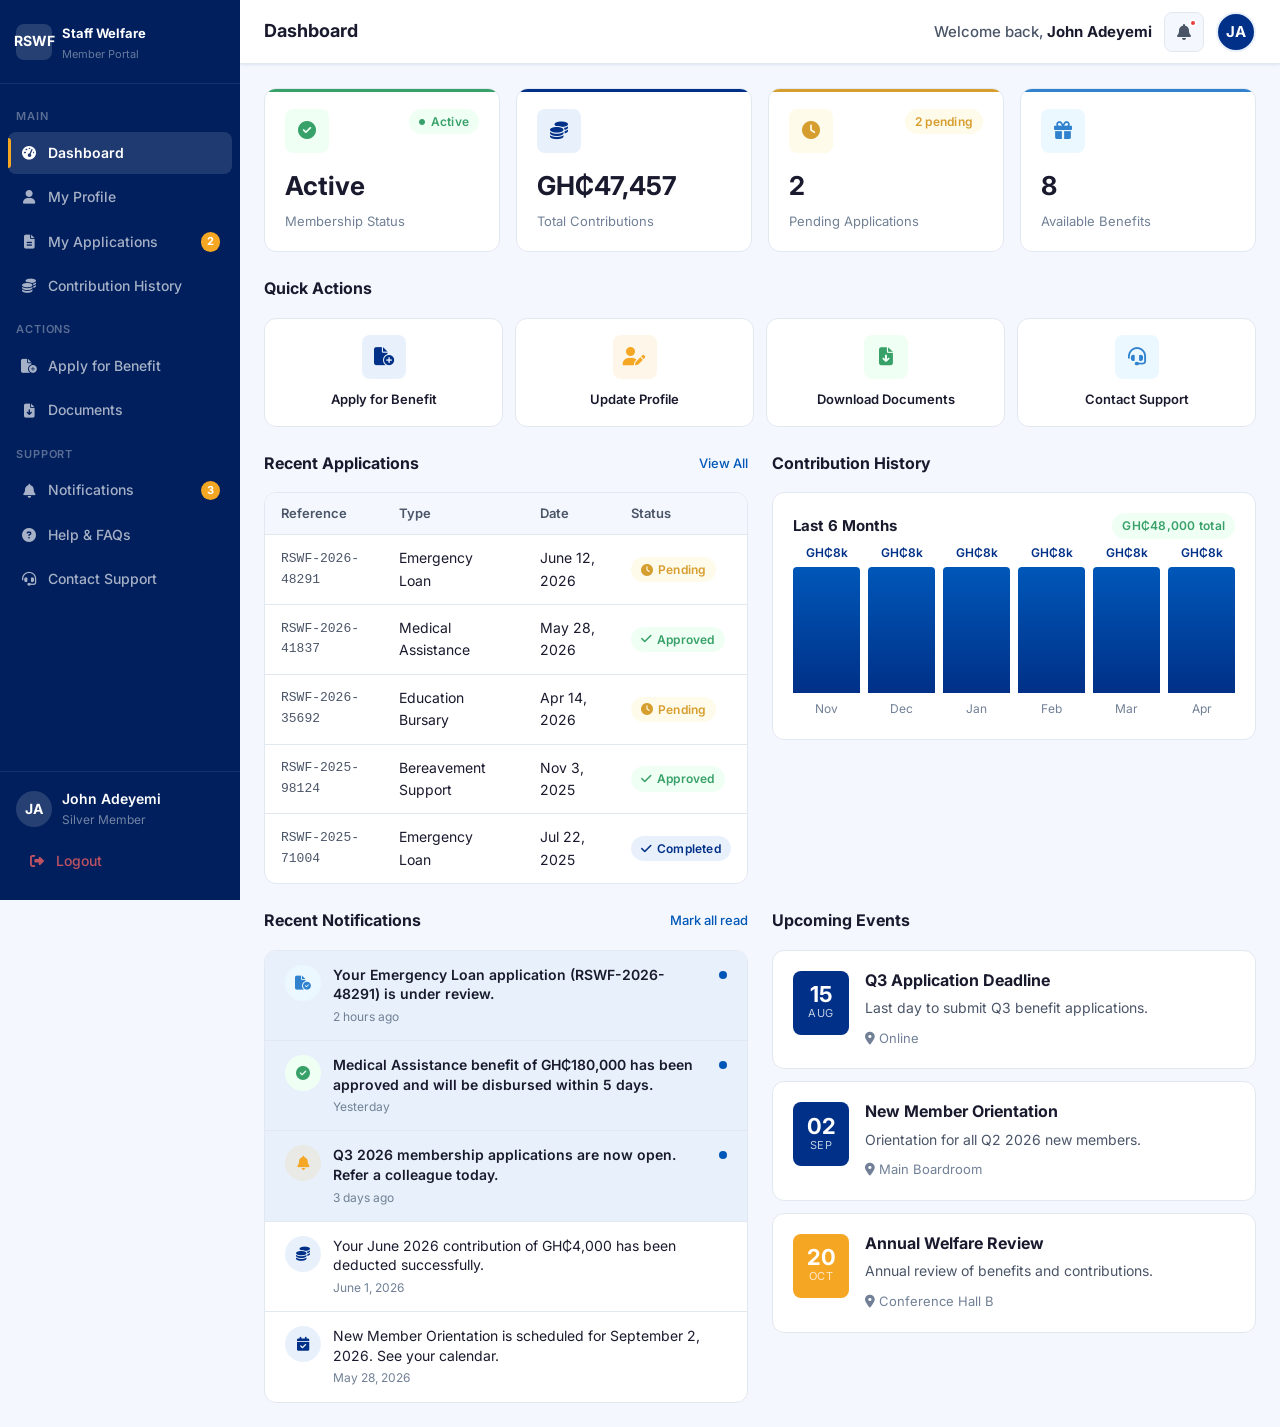
<file: dashboard.html>
﻿<!DOCTYPE html>
<html lang="en">
<head>
  <meta charset="UTF-8"/><meta name="viewport" content="width=device-width, initial-scale=1.0"/>
  <title>My Dashboard – RMU Staff Welfare Fund</title>
  <meta name="robots" content="noindex"/>
  <link rel="icon" href="data:image/svg+xml,<svg xmlns='http://www.w3.org/2000/svg' viewBox='0 0 100 100'><rect width='100' height='100' rx='20' fill='%23003087'/><text y='.9em' font-size='70' x='14' fill='white' font-weight='700'>S</text></svg>"/>
  <link rel="stylesheet" href="https://cdnjs.cloudflare.com/ajax/libs/font-awesome/6.5.0/css/all.min.css"/>
  <link rel="stylesheet" href="css/main.css"/>
  <link rel="stylesheet" href="css/dashboard.css"/>
</head>
<body>
<div class="dash-layout">

  <!-- SIDEBAR OVERLAY -->
  <div class="sidebar-overlay" aria-hidden="true"></div>

  <!-- SIDEBAR -->
  <aside class="sidebar" role="navigation" aria-label="Dashboard navigation">
    <div class="sidebar-header">
      <div class="sidebar-logo">
        <div class="sidebar-logo-icon">RSWF</div>
        <div><span class="sidebar-logo-text">Staff Welfare</span><span class="sidebar-logo-sub">Member Portal</span></div>
      </div>
      <button class="sidebar-close" aria-label="Close sidebar"><i class="fa-solid fa-xmark"></i></button>
    </div>

    <nav class="sidebar-nav">
      <div class="sidebar-section-label">Main</div>
      <a href="dashboard.html" class="sidebar-nav-item active"><i class="fa-solid fa-gauge-high"></i> Dashboard</a>
      <a href="#" class="sidebar-nav-item"><i class="fa-solid fa-user"></i> My Profile</a>
      <a href="#" class="sidebar-nav-item"><i class="fa-solid fa-file-lines"></i> My Applications <span class="badge-count">2</span></a>
      <a href="#" class="sidebar-nav-item"><i class="fa-solid fa-coins"></i> Contribution History</a>

      <div class="sidebar-section-label">Actions</div>
      <a href="apply.html" class="sidebar-nav-item"><i class="fa-solid fa-file-circle-plus"></i> Apply for Benefit</a>
      <a href="resources.html" class="sidebar-nav-item"><i class="fa-solid fa-file-arrow-down"></i> Documents</a>

      <div class="sidebar-section-label">Support</div>
      <a href="#" class="sidebar-nav-item"><i class="fa-solid fa-bell"></i> Notifications <span class="badge-count">3</span></a>
      <a href="faq.html" class="sidebar-nav-item"><i class="fa-solid fa-circle-question"></i> Help &amp; FAQs</a>
      <a href="enquiries.html" class="sidebar-nav-item"><i class="fa-solid fa-headset"></i> Contact Support</a>
    </nav>

    <div class="sidebar-footer">
      <div class="sidebar-user">
        <div class="sidebar-user-avatar">JA</div>
        <div><div class="sidebar-user-name">John Adeyemi</div><div class="sidebar-user-role">Silver Member</div></div>
      </div>
      <a href="index.html" class="sidebar-nav-item logout" style="margin-top:10px"><i class="fa-solid fa-right-from-bracket"></i> Logout</a>
    </div>
  </aside>

  <!-- MAIN CONTENT -->
  <main class="dash-main">
    <!-- TOPBAR -->
    <header class="dash-topbar">
      <div class="topbar-left">
        <button class="sidebar-toggle" aria-label="Toggle sidebar"><i class="fa-solid fa-bars"></i></button>
        <span class="page-title">Dashboard</span>
      </div>
      <div class="topbar-right">
        <span class="topbar-welcome">Welcome back, <strong>John Adeyemi</strong></span>
        <button class="notif-btn" aria-label="Notifications">
          <i class="fa-solid fa-bell"></i>
          <span class="notif-dot" aria-hidden="true"></span>
        </button>
        <div class="topbar-avatar" aria-label="Profile menu" role="button" tabindex="0">JA</div>
      </div>
    </header>

    <div class="dash-content">
      <!-- STATS CARDS -->
      <div class="dash-stats">
        <div class="dash-stat-card success">
          <div class="dash-stat-top">
            <div class="dash-stat-icon"><i class="fa-solid fa-circle-check"></i></div>
            <span class="badge badge-success"><i class="fa-solid fa-circle" style="font-size:6px"></i> Active</span>
          </div>
          <div class="dash-stat-value">Active</div>
          <div class="dash-stat-label">Membership Status</div>
        </div>
        <div class="dash-stat-card">
          <div class="dash-stat-top">
            <div class="dash-stat-icon"><i class="fa-solid fa-coins"></i></div>
          </div>
          <div class="dash-stat-value" data-counter data-target="48000" data-prefix="GH₵">GH₵0</div>
          <div class="dash-stat-label">Total Contributions</div>
        </div>
        <div class="dash-stat-card warning">
          <div class="dash-stat-top">
            <div class="dash-stat-icon"><i class="fa-solid fa-clock"></i></div>
            <span class="badge badge-warning">2 pending</span>
          </div>
          <div class="dash-stat-value" data-counter data-target="2">0</div>
          <div class="dash-stat-label">Pending Applications</div>
        </div>
        <div class="dash-stat-card info">
          <div class="dash-stat-top">
            <div class="dash-stat-icon"><i class="fa-solid fa-gift"></i></div>
          </div>
          <div class="dash-stat-value" data-counter data-target="8">0</div>
          <div class="dash-stat-label">Available Benefits</div>
        </div>
      </div>

      <!-- QUICK ACTIONS -->
      <div class="dash-section-title">Quick Actions</div>
      <div class="quick-actions">
        <a href="apply.html" class="quick-action-card">
          <div class="quick-action-icon"><i class="fa-solid fa-file-circle-plus"></i></div>
          <div class="quick-action-label">Apply for Benefit</div>
        </a>
        <a href="#" class="quick-action-card">
          <div class="quick-action-icon" style="background:rgba(245,166,35,0.1);color:var(--accent)"><i class="fa-solid fa-user-pen"></i></div>
          <div class="quick-action-label">Update Profile</div>
        </a>
        <a href="resources.html" class="quick-action-card">
          <div class="quick-action-icon" style="background:var(--success-bg);color:var(--success)"><i class="fa-solid fa-file-arrow-down"></i></div>
          <div class="quick-action-label">Download Documents</div>
        </a>
        <a href="enquiries.html" class="quick-action-card">
          <div class="quick-action-icon" style="background:var(--info-bg);color:var(--info)"><i class="fa-solid fa-headset"></i></div>
          <div class="quick-action-label">Contact Support</div>
        </a>
      </div>

      <!-- MAIN ROW -->
      <div class="grid grid-2" style="gap:24px;align-items:flex-start;margin-top:8px">

        <!-- RECENT APPLICATIONS TABLE -->
        <div>
          <div class="dash-section-title">Recent Applications <a href="#">View All</a></div>
          <div class="dash-table-wrapper">
            <table class="dash-table" aria-label="Recent applications">
              <thead>
                <tr><th>Reference</th><th>Type</th><th>Date</th><th>Status</th></tr>
              </thead>
              <tbody>
                <tr><td class="ref">RSWF-2026-48291</td><td>Emergency Loan</td><td>June 12, 2026</td><td><span class="badge badge-warning"><i class="fa-solid fa-clock"></i> Pending</span></td></tr>
                <tr><td class="ref">RSWF-2026-41837</td><td>Medical Assistance</td><td>May 28, 2026</td><td><span class="badge badge-success"><i class="fa-solid fa-check"></i> Approved</span></td></tr>
                <tr><td class="ref">RSWF-2026-35692</td><td>Education Bursary</td><td>Apr 14, 2026</td><td><span class="badge badge-warning"><i class="fa-solid fa-clock"></i> Pending</span></td></tr>
                <tr><td class="ref">RSWF-2025-98124</td><td>Bereavement Support</td><td>Nov 3, 2025</td><td><span class="badge badge-success"><i class="fa-solid fa-check"></i> Approved</span></td></tr>
                <tr><td class="ref">RSWF-2025-71004</td><td>Emergency Loan</td><td>Jul 22, 2025</td><td><span class="badge badge-primary"><i class="fa-solid fa-check"></i> Completed</span></td></tr>
              </tbody>
            </table>
          </div>
        </div>

        <!-- CONTRIBUTION CHART -->
        <div>
          <div class="dash-section-title">Contribution History</div>
          <div class="chart-container">
            <div class="chart-header">
              <span class="chart-title">Last 6 Months</span>
              <span class="badge badge-success">GH₵48,000 total</span>
            </div>
            <div class="bar-chart" id="contribution-chart" aria-label="Monthly contribution bar chart"></div>
          </div>
        </div>
      </div>

      <!-- BOTTOM ROW -->
      <div class="grid grid-2" style="gap:24px;margin-top:24px;align-items:flex-start">
        <!-- NOTIFICATIONS -->
        <div>
          <div class="dash-section-title">Recent Notifications <a href="#">Mark all read</a></div>
          <div class="dash-table-wrapper">
            <div class="notif-list" role="list">
              <div class="notif-item unread" role="listitem">
                <div class="notif-item-icon" style="background:var(--info-bg);color:var(--info)"><i class="fa-solid fa-file-circle-check"></i></div>
                <div class="notif-item-content"><div class="notif-item-text">Your Emergency Loan application (RSWF-2026-48291) is under review.</div><div class="notif-item-time">2 hours ago</div></div>
                <div class="notif-unread-dot" aria-label="Unread"></div>
              </div>
              <div class="notif-item unread" role="listitem">
                <div class="notif-item-icon" style="background:var(--success-bg);color:var(--success)"><i class="fa-solid fa-circle-check"></i></div>
                <div class="notif-item-content"><div class="notif-item-text">Medical Assistance benefit of GH₵180,000 has been approved and will be disbursed within 5 days.</div><div class="notif-item-time">Yesterday</div></div>
                <div class="notif-unread-dot" aria-label="Unread"></div>
              </div>
              <div class="notif-item unread" role="listitem">
                <div class="notif-item-icon" style="background:rgba(245,166,35,0.1);color:var(--accent)"><i class="fa-solid fa-bell"></i></div>
                <div class="notif-item-content"><div class="notif-item-text">Q3 2026 membership applications are now open. Refer a colleague today.</div><div class="notif-item-time">3 days ago</div></div>
                <div class="notif-unread-dot" aria-label="Unread"></div>
              </div>
              <div class="notif-item" role="listitem">
                <div class="notif-item-icon"><i class="fa-solid fa-coins"></i></div>
                <div class="notif-item-content"><div class="notif-item-text">Your June 2026 contribution of GH₵4,000 has been deducted successfully.</div><div class="notif-item-time">June 1, 2026</div></div>
              </div>
              <div class="notif-item" role="listitem">
                <div class="notif-item-icon"><i class="fa-solid fa-calendar-check"></i></div>
                <div class="notif-item-content"><div class="notif-item-text">New Member Orientation is scheduled for September 2, 2026. See your calendar.</div><div class="notif-item-time">May 28, 2026</div></div>
              </div>
            </div>
          </div>
        </div>

        <!-- UPCOMING EVENTS WIDGET -->
        <div>
          <div class="dash-section-title">Upcoming Events</div>
          <div style="display:flex;flex-direction:column;gap:12px">
            <div class="event-card">
              <div class="event-date-badge"><div class="event-date-day">15</div><div class="event-date-month">Aug</div></div>
              <div class="event-content"><h4>Q3 Application Deadline</h4><p>Last day to submit Q3 benefit applications.</p><div class="event-meta"><span><i class="fa-solid fa-location-dot"></i> Online</span></div></div>
            </div>
            <div class="event-card">
              <div class="event-date-badge"><div class="event-date-day">02</div><div class="event-date-month">Sep</div></div>
              <div class="event-content"><h4>New Member Orientation</h4><p>Orientation for all Q2 2026 new members.</p><div class="event-meta"><span><i class="fa-solid fa-location-dot"></i> Main Boardroom</span></div></div>
            </div>
            <div class="event-card">
              <div class="event-date-badge" style="background:var(--accent)"><div class="event-date-day">20</div><div class="event-date-month">Oct</div></div>
              <div class="event-content"><h4>Annual Welfare Review</h4><p>Annual review of benefits and contributions.</p><div class="event-meta"><span><i class="fa-solid fa-location-dot"></i> Conference Hall B</span></div></div>
            </div>
          </div>
        </div>
      </div>
    </div><!-- end dash-content -->
  </main>
</div><!-- end dash-layout -->

<script src="js/main.js"></script>
<script src="js/dashboard.js"></script>
</body>
</html>
</file>
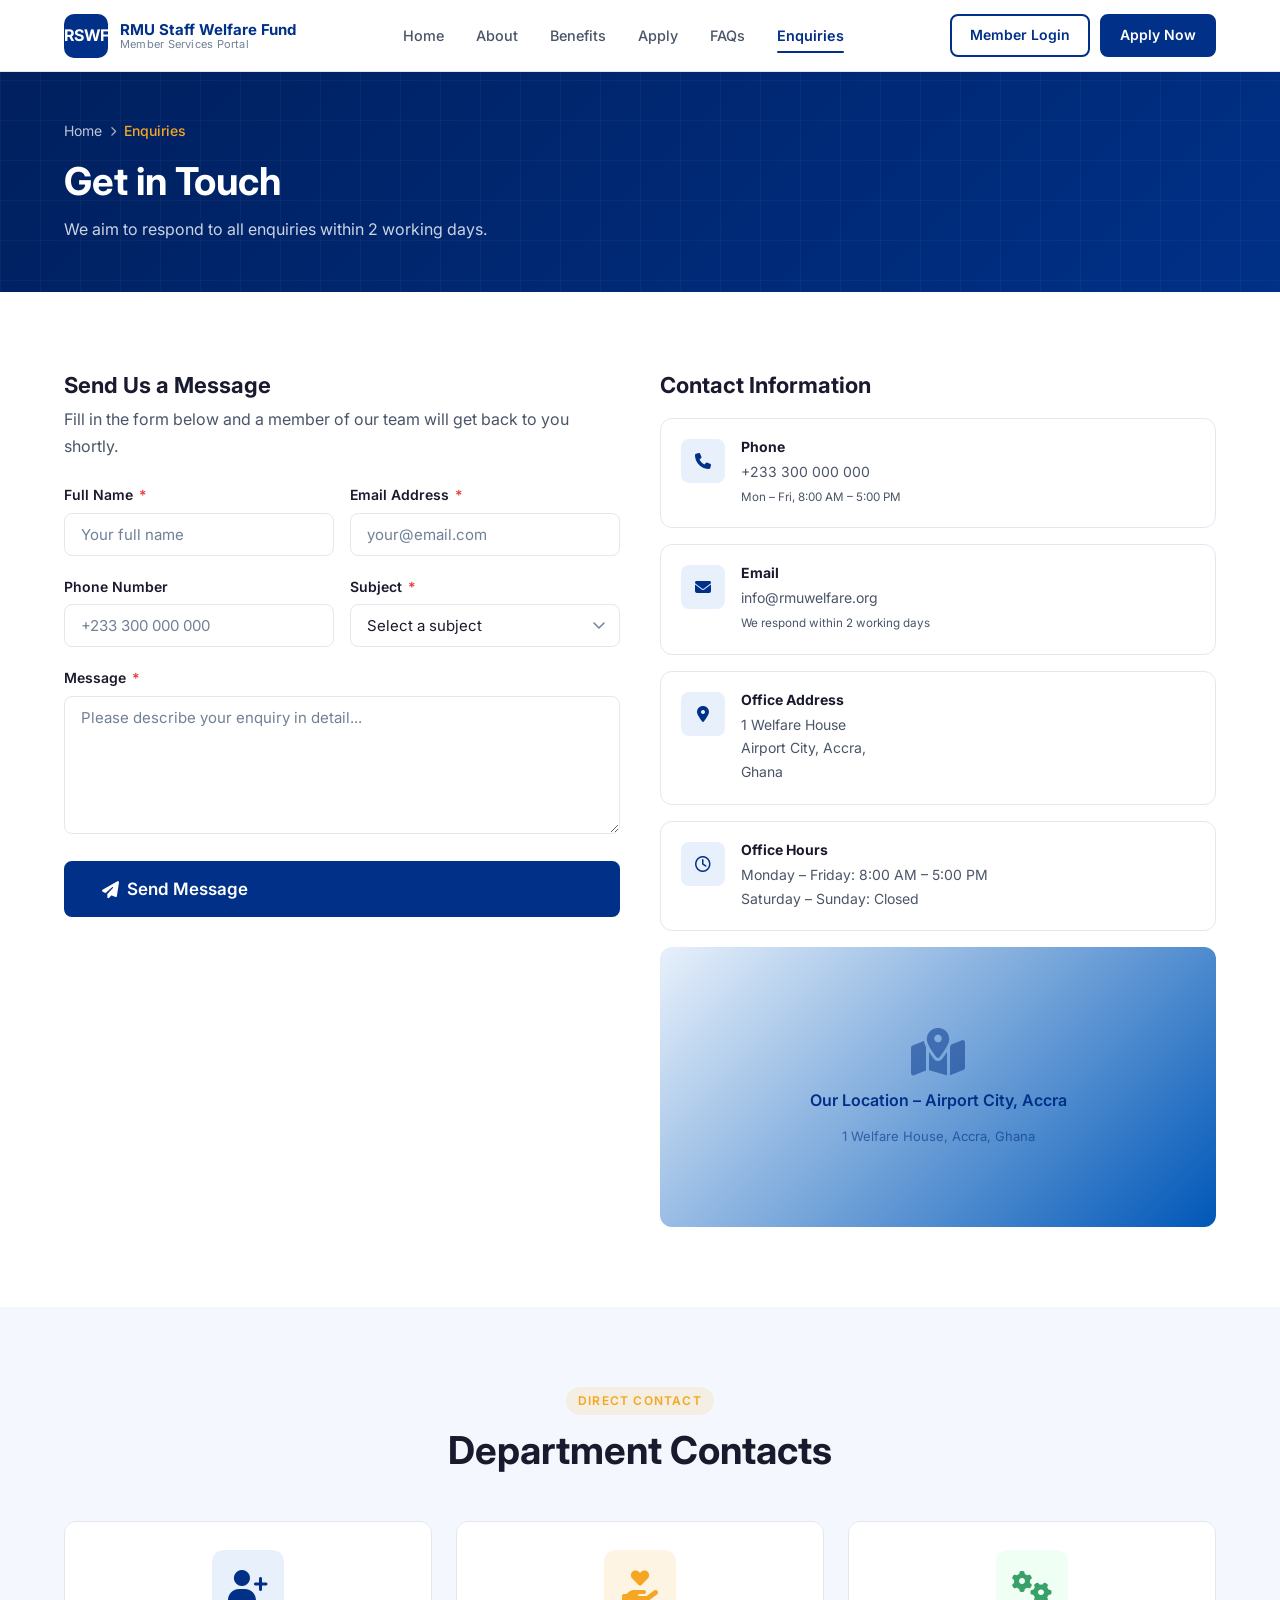
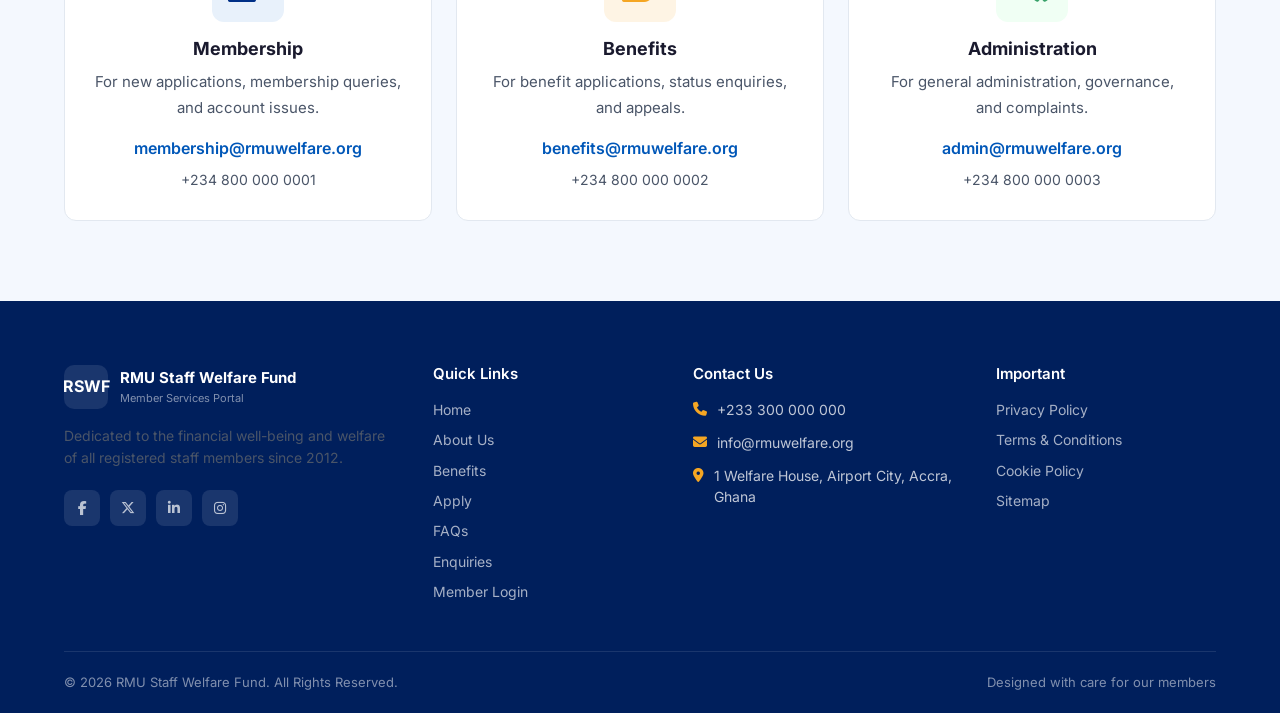
<file: enquiries.html>
﻿<!DOCTYPE html>
<html lang="en">
<head>
  <meta charset="UTF-8"/><meta name="viewport" content="width=device-width, initial-scale=1.0"/>
  <title>Enquiries – RMU Staff Welfare Fund</title>
  <meta name="description" content="Get in touch with the RMU Staff Welfare Fund team. We respond to all enquiries within 2 working days."/>
  <link rel="icon" href="data:image/svg+xml,<svg xmlns='http://www.w3.org/2000/svg' viewBox='0 0 100 100'><rect width='100' height='100' rx='20' fill='%23003087'/><text y='.9em' font-size='70' x='14' fill='white' font-weight='700'>S</text></svg>"/>
  <link rel="stylesheet" href="https://cdnjs.cloudflare.com/ajax/libs/font-awesome/6.5.0/css/all.min.css"/>
  <link rel="stylesheet" href="css/main.css"/>
</head>
<body>
<div class="nav-overlay" aria-hidden="true"></div>
<nav class="navbar" role="navigation">
  <div class="container">
    <a href="index.html" class="nav-logo"><div class="nav-logo-icon">RSWF</div><div class="nav-logo-text"><span class="nav-logo-title">RMU Staff Welfare Fund</span><span class="nav-logo-sub">Member Services Portal</span></div></a>
    <ul class="nav-links" role="list"><li><a href="index.html">Home</a></li><li><a href="about.html">About</a></li><li><a href="benefits.html">Benefits</a></li><li><a href="apply.html">Apply</a></li><li><a href="faq.html">FAQs</a></li><li><a href="enquiries.html" class="active">Enquiries</a></li></ul>
    <div class="nav-actions"><a href="login.html" class="btn btn-outline btn-sm">Member Login</a><a href="apply.html" class="btn btn-primary btn-sm">Apply Now</a></div>
    <button class="hamburger" aria-label="Toggle navigation" aria-expanded="false"><span></span><span></span><span></span></button>
  </div>
</nav>

<section class="page-hero">
  <div class="container">
    <div class="page-hero-content">
      <nav class="breadcrumb" aria-label="Breadcrumb"><a href="index.html">Home</a><i class="fa-solid fa-chevron-right" style="font-size:0.625rem"></i><span>Enquiries</span></nav>
      <h1>Get in Touch</h1>
      <p>We aim to respond to all enquiries within 2 working days.</p>
    </div>
  </div>
</section>

<section class="section">
  <div class="container">
    <div class="grid grid-2" style="gap:40px;align-items:flex-start">
      <!-- CONTACT FORM -->
      <div>
        <h2 style="font-size:1.375rem;margin-bottom:8px">Send Us a Message</h2>
        <p style="margin-bottom:24px;color:var(--text-medium)">Fill in the form below and a member of our team will get back to you shortly.</p>

        <!-- Success message -->
        <div id="contact-success" class="hidden" style="background:var(--success-bg);border:1px solid rgba(56,161,105,0.3);border-radius:var(--radius);padding:20px;margin-bottom:20px;display:flex;gap:12px;align-items:flex-start">
          <i class="fa-solid fa-circle-check" style="color:var(--success);font-size:1.25rem;margin-top:2px"></i>
          <div><strong>Message Sent Successfully!</strong><p style="font-size:0.875rem;margin-top:4px">Thank you for getting in touch. We will respond within 2 working days.</p></div>
        </div>

        <form id="contact-form" novalidate aria-label="Contact form">
          <div class="form-row">
            <div class="form-group"><label class="form-label" for="cFullName">Full Name <span class="required">*</span></label><input id="cFullName" name="fullName" class="form-control" type="text" required placeholder="Your full name"/></div>
            <div class="form-group"><label class="form-label" for="cEmail">Email Address <span class="required">*</span></label><input id="cEmail" name="email" class="form-control" type="email" required placeholder="your@email.com"/></div>
          </div>
          <div class="form-row">
            <div class="form-group"><label class="form-label" for="cPhone">Phone Number</label><input id="cPhone" name="phone" class="form-control" type="tel" placeholder="+233 300 000 000" data-type="phone"/></div>
            <div class="form-group"><label class="form-label" for="cSubject">Subject <span class="required">*</span></label>
              <select id="cSubject" name="subject" class="form-control" required>
                <option value="">Select a subject</option>
                <option>General Enquiry</option>
                <option>Membership Application</option>
                <option>Benefits Query</option>
                <option>Contribution Issues</option>
                <option>Complaint / Feedback</option>
                <option>Other</option>
              </select>
            </div>
          </div>
          <div class="form-group"><label class="form-label" for="cMessage">Message <span class="required">*</span></label><textarea id="cMessage" name="message" class="form-control" required rows="6" placeholder="Please describe your enquiry in detail..."></textarea></div>
          <button type="submit" class="btn btn-primary btn-lg" style="width:100%"><i class="fa-solid fa-paper-plane"></i> Send Message</button>
        </form>
      </div>

      <!-- CONTACT INFO -->
      <div>
        <h2 style="font-size:1.375rem;margin-bottom:20px">Contact Information</h2>
        <div class="contact-info-card">
          <div class="contact-info-icon"><i class="fa-solid fa-phone"></i></div>
          <div class="contact-info-body"><h4>Phone</h4><p>+233 300 000 000<br/><small>Mon – Fri, 8:00 AM – 5:00 PM</small></p></div>
        </div>
        <div class="contact-info-card">
          <div class="contact-info-icon"><i class="fa-solid fa-envelope"></i></div>
          <div class="contact-info-body"><h4>Email</h4><p>info@rmuwelfare.org<br/><small>We respond within 2 working days</small></p></div>
        </div>
        <div class="contact-info-card">
          <div class="contact-info-icon"><i class="fa-solid fa-location-dot"></i></div>
          <div class="contact-info-body"><h4>Office Address</h4><p>1 Welfare House<br/>Airport City, Accra,<br/>Ghana</p></div>
        </div>
        <div class="contact-info-card">
          <div class="contact-info-icon"><i class="fa-regular fa-clock"></i></div>
          <div class="contact-info-body"><h4>Office Hours</h4><p>Monday – Friday: 8:00 AM – 5:00 PM<br/>Saturday – Sunday: Closed</p></div>
        </div>
        <!-- MAP PLACEHOLDER -->
        <div class="map-placeholder" role="img" aria-label="Office location map">
          <i class="fa-solid fa-map-location-dot"></i>
          <span>Our Location – Airport City, Accra</span>
          <small style="opacity:0.6;font-size:0.8125rem">1 Welfare House, Accra, Ghana</small>
        </div>
      </div>
    </div>
  </div>
</section>

<!-- DEPARTMENT CONTACTS -->
<section class="section bg-lighter" aria-labelledby="dept-heading">
  <div class="container">
    <div class="section-header"><div class="section-label">Direct Contact</div><h2 class="section-title" id="dept-heading">Department Contacts</h2></div>
    <div class="grid grid-3 reveal">
      <div class="card" style="text-align:center">
        <div class="card-icon lg" style="margin:0 auto 16px"><i class="fa-solid fa-user-plus"></i></div>
        <h3>Membership</h3>
        <p>For new applications, membership queries, and account issues.</p>
        <a href="mailto:membership@rmuwelfare.org" style="display:block;margin-top:16px;font-weight:600;color:var(--primary-light)">membership@rmuwelfare.org</a>
        <p style="margin-top:6px;font-size:0.875rem">+234 800 000 0001</p>
      </div>
      <div class="card" style="text-align:center">
        <div class="card-icon lg accent" style="margin:0 auto 16px"><i class="fa-solid fa-hand-holding-heart"></i></div>
        <h3>Benefits</h3>
        <p>For benefit applications, status enquiries, and appeals.</p>
        <a href="mailto:benefits@rmuwelfare.org" style="display:block;margin-top:16px;font-weight:600;color:var(--primary-light)">benefits@rmuwelfare.org</a>
        <p style="margin-top:6px;font-size:0.875rem">+234 800 000 0002</p>
      </div>
      <div class="card" style="text-align:center">
        <div class="card-icon lg" style="margin:0 auto 16px;background:var(--success-bg);color:var(--success)"><i class="fa-solid fa-gears"></i></div>
        <h3>Administration</h3>
        <p>For general administration, governance, and complaints.</p>
        <a href="mailto:admin@rmuwelfare.org" style="display:block;margin-top:16px;font-weight:600;color:var(--primary-light)">admin@rmuwelfare.org</a>
        <p style="margin-top:6px;font-size:0.875rem">+234 800 000 0003</p>
      </div>
    </div>
  </div>
</section>

<footer class="footer">
  <div class="container">
    <div class="footer-grid">
      <div><div class="footer-logo"><div class="footer-logo-icon">RSWF</div><div><span class="footer-logo-title">RMU Staff Welfare Fund</span><span class="footer-logo-sub">Member Services Portal</span></div></div><p class="footer-tagline">Dedicated to the financial well-being and welfare of all registered staff members since 2012.</p><div class="footer-social"><a href="#" aria-label="Facebook"><i class="fa-brands fa-facebook-f"></i></a><a href="#" aria-label="Twitter"><i class="fa-brands fa-x-twitter"></i></a><a href="#" aria-label="LinkedIn"><i class="fa-brands fa-linkedin-in"></i></a><a href="#" aria-label="Instagram"><i class="fa-brands fa-instagram"></i></a></div></div>
      <div class="footer-col"><h4>Quick Links</h4><div class="footer-links"><a href="index.html">Home</a><a href="about.html">About Us</a><a href="benefits.html">Benefits</a><a href="apply.html">Apply</a><a href="faq.html">FAQs</a><a href="enquiries.html">Enquiries</a><a href="login.html">Member Login</a></div></div>
      <div class="footer-col"><h4>Contact Us</h4><div class="footer-contact"><div class="footer-contact-item"><i class="fa-solid fa-phone"></i><span>+233 300 000 000</span></div><div class="footer-contact-item"><i class="fa-solid fa-envelope"></i><span>info@rmuwelfare.org</span></div><div class="footer-contact-item"><i class="fa-solid fa-location-dot"></i><span>1 Welfare House, Airport City, Accra, Ghana</span></div></div></div>
      <div class="footer-col"><h4>Important</h4><div class="footer-links"><a href="#">Privacy Policy</a><a href="#">Terms &amp; Conditions</a><a href="#">Cookie Policy</a><a href="#">Sitemap</a></div></div>
    </div>
    <div class="footer-bottom"><span>© 2026 RMU Staff Welfare Fund. All Rights Reserved.</span><span>Designed with care for our members</span></div>
  </div>
</footer>
<script src="js/main.js"></script>
<script src="js/forms.js"></script>
</body>
</html>
</file>
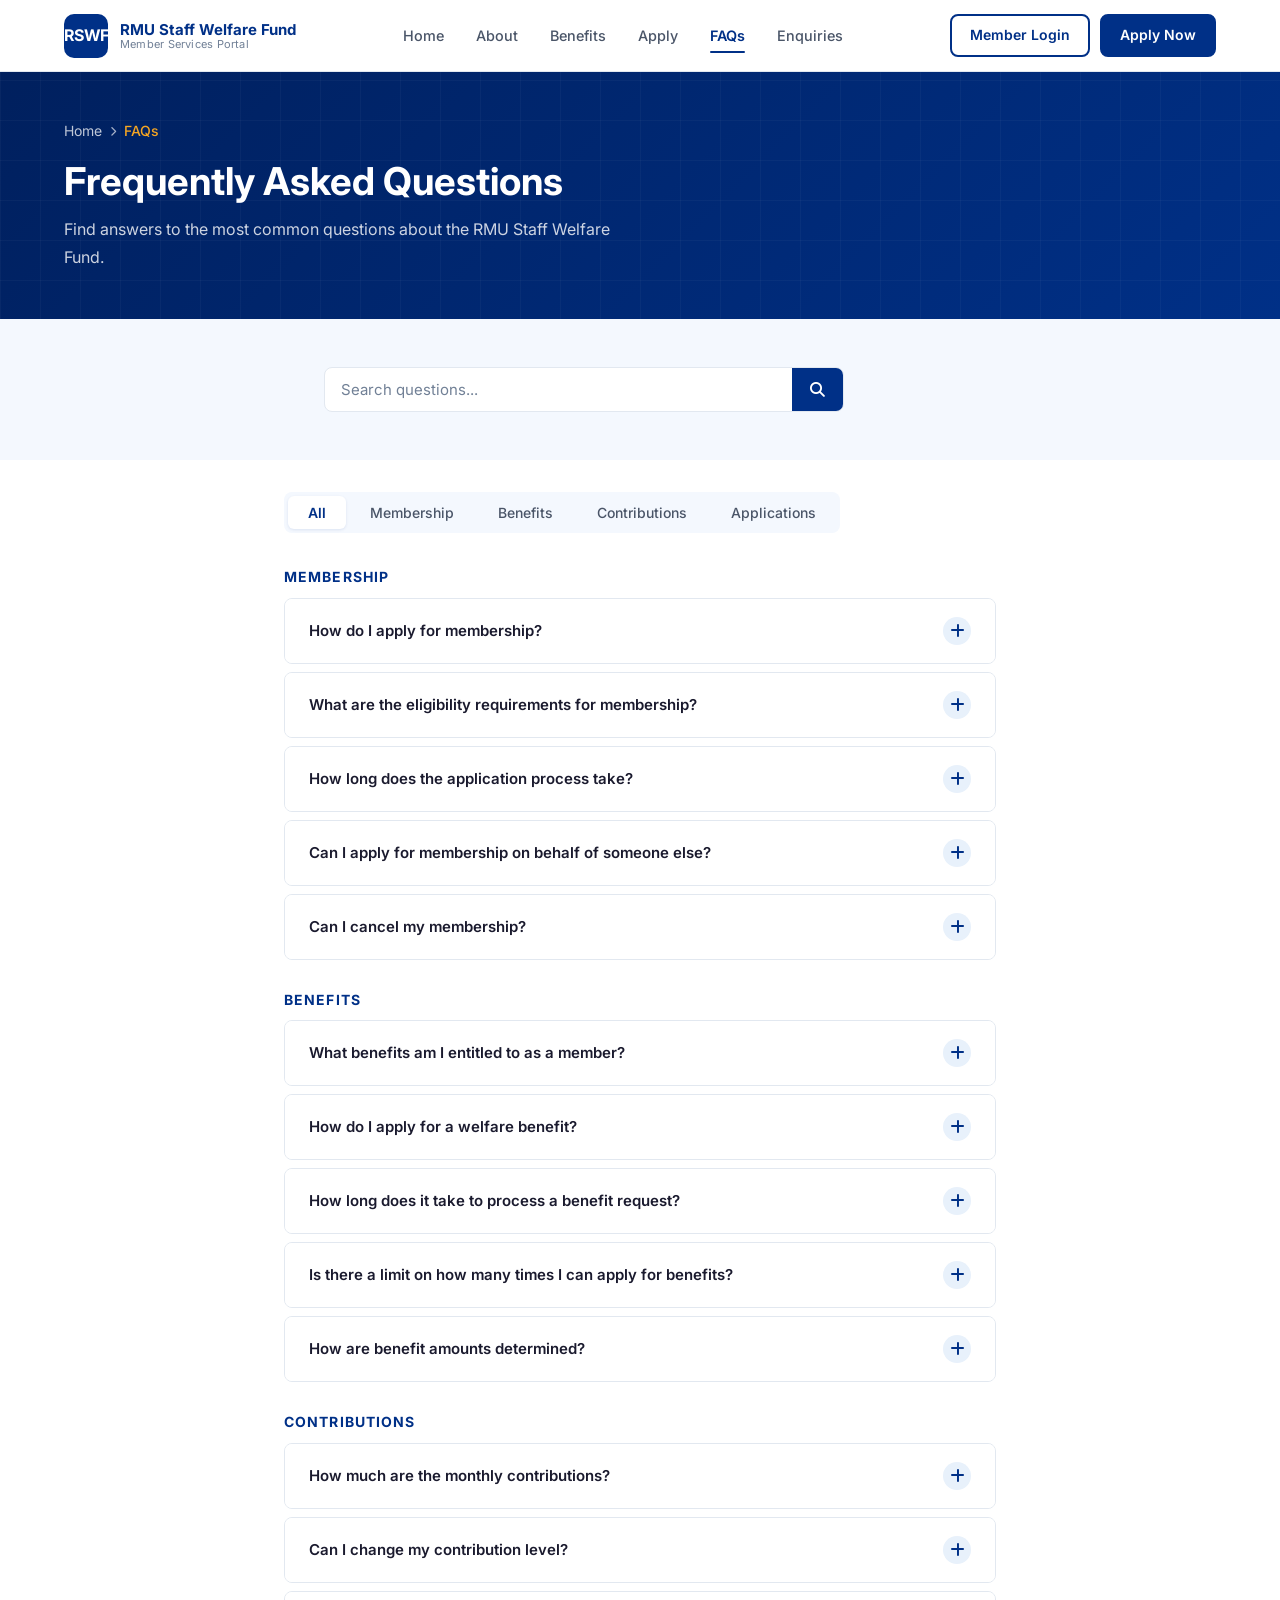
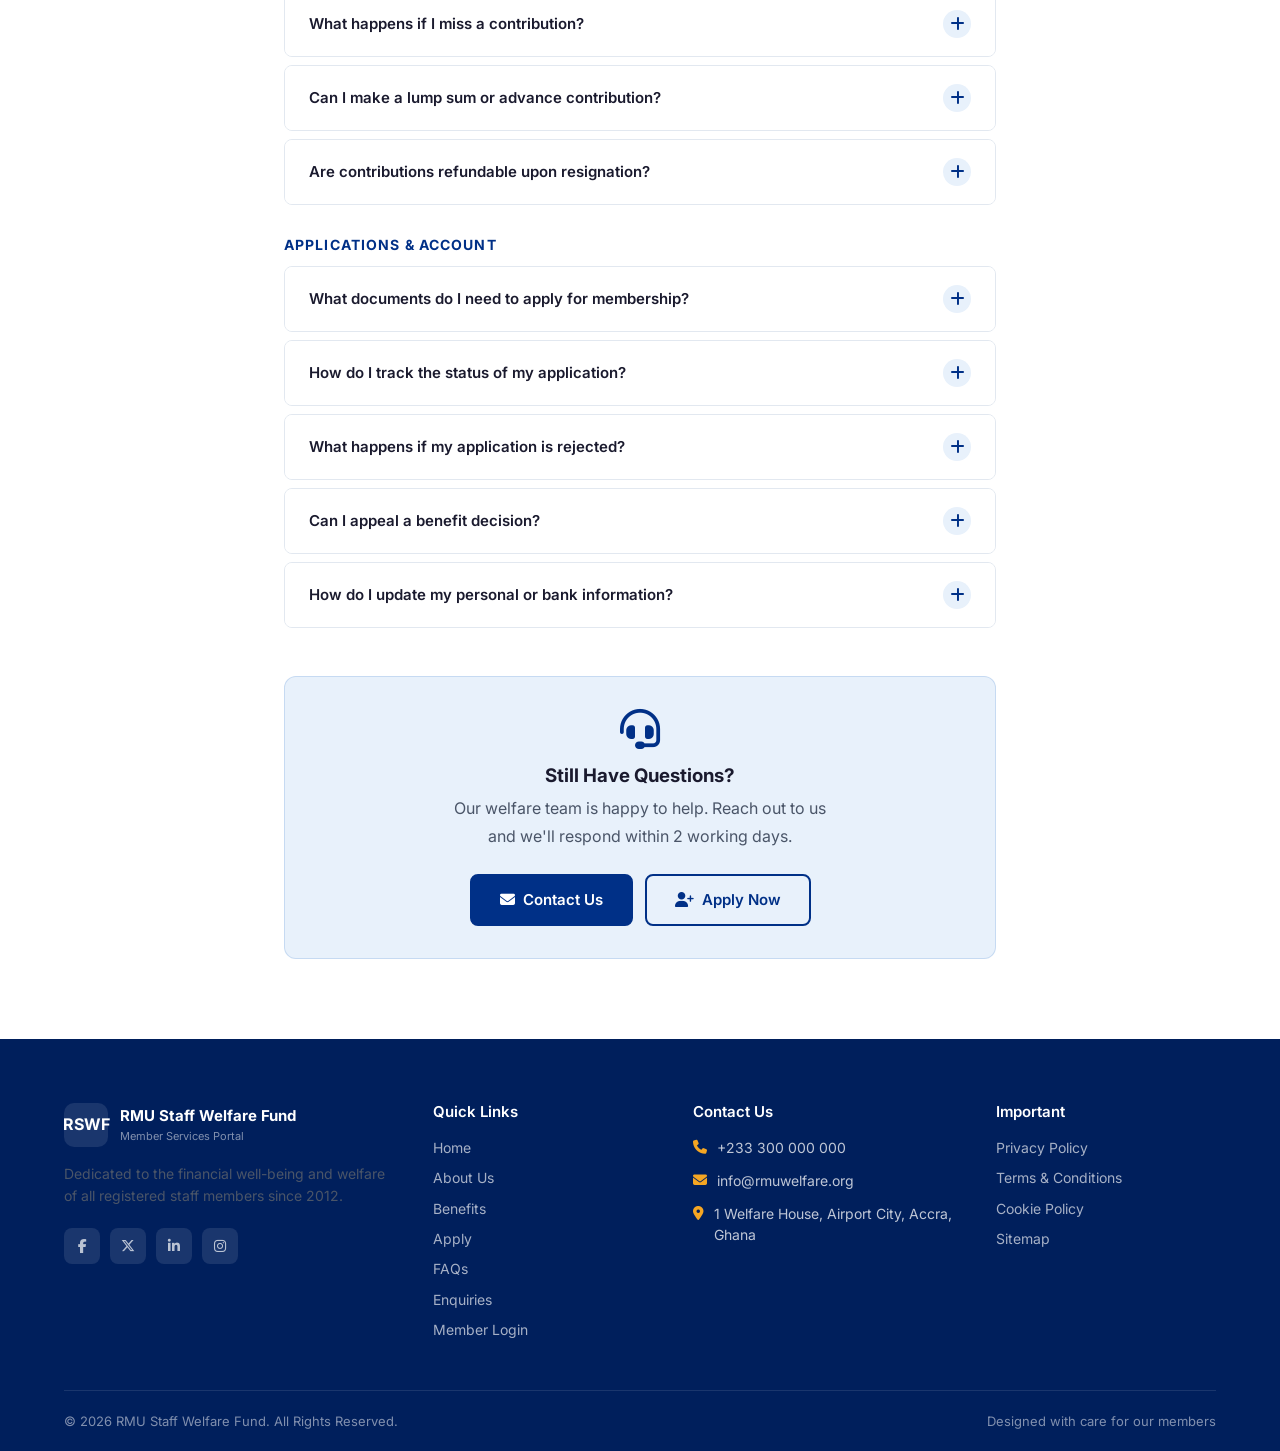
<file: faq.html>
﻿<!DOCTYPE html>
<html lang="en">
<head>
  <meta charset="UTF-8"/><meta name="viewport" content="width=device-width, initial-scale=1.0"/>
  <title>FAQs – RMU Staff Welfare Fund</title>
  <meta name="description" content="Frequently asked questions about the RMU Staff Welfare Fund – membership, benefits, contributions, and applications."/>
  <link rel="icon" href="data:image/svg+xml,<svg xmlns='http://www.w3.org/2000/svg' viewBox='0 0 100 100'><rect width='100' height='100' rx='20' fill='%23003087'/><text y='.9em' font-size='70' x='14' fill='white' font-weight='700'>S</text></svg>"/>
  <link rel="stylesheet" href="https://cdnjs.cloudflare.com/ajax/libs/font-awesome/6.5.0/css/all.min.css"/>
  <link rel="stylesheet" href="css/main.css"/>
</head>
<body>
<div class="nav-overlay" aria-hidden="true"></div>
<nav class="navbar" role="navigation">
  <div class="container">
    <a href="index.html" class="nav-logo"><div class="nav-logo-icon">RSWF</div><div class="nav-logo-text"><span class="nav-logo-title">RMU Staff Welfare Fund</span><span class="nav-logo-sub">Member Services Portal</span></div></a>
    <ul class="nav-links" role="list"><li><a href="index.html">Home</a></li><li><a href="about.html">About</a></li><li><a href="benefits.html">Benefits</a></li><li><a href="apply.html">Apply</a></li><li><a href="faq.html" class="active">FAQs</a></li><li><a href="enquiries.html">Enquiries</a></li></ul>
    <div class="nav-actions"><a href="login.html" class="btn btn-outline btn-sm">Member Login</a><a href="apply.html" class="btn btn-primary btn-sm">Apply Now</a></div>
    <button class="hamburger" aria-label="Toggle navigation" aria-expanded="false"><span></span><span></span><span></span></button>
  </div>
</nav>

<section class="page-hero">
  <div class="container">
    <div class="page-hero-content">
      <nav class="breadcrumb" aria-label="Breadcrumb"><a href="index.html">Home</a><i class="fa-solid fa-chevron-right" style="font-size:0.625rem"></i><span>FAQs</span></nav>
      <h1>Frequently Asked Questions</h1>
      <p>Find answers to the most common questions about the RMU Staff Welfare Fund.</p>
    </div>
  </div>
</section>

<section class="section-sm bg-lighter">
  <div class="container" style="max-width:680px">
    <div class="search-bar" role="search">
      <input id="faq-search" type="text" placeholder="Search questions..." aria-label="Search FAQs"/>
      <button aria-label="Search"><i class="fa-solid fa-magnifying-glass"></i></button>
    </div>
  </div>
</section>

<section class="section" style="padding-top:32px">
  <div class="container" style="max-width:760px">
    <!-- CATEGORY TABS -->
    <div class="tabs-wrapper">
      <div class="tabs" data-tabs role="tablist">
        <button class="tab-btn active" data-tab="all" role="tab">All</button>
        <button class="tab-btn" data-tab="membership" role="tab">Membership</button>
        <button class="tab-btn" data-tab="benefits" role="tab">Benefits</button>
        <button class="tab-btn" data-tab="contributions" role="tab">Contributions</button>
        <button class="tab-btn" data-tab="applications" role="tab">Applications</button>
      </div>
    </div>

    <p id="faq-no-results" class="hidden text-center" style="padding:32px;color:var(--text-light)">No questions matched your search. Try a different term or <a href="enquiries.html">contact us</a>.</p>

    <!-- MEMBERSHIP FAQs -->
    <h3 style="font-size:0.875rem;text-transform:uppercase;letter-spacing:0.08em;color:var(--primary);margin:24px 0 12px;font-weight:700" data-category="membership">Membership</h3>
    <div data-accordion-group>
      <div class="accordion-item" data-category="membership">
        <div class="accordion-header" role="button" tabindex="0"><span class="accordion-question">How do I apply for membership?</span><span class="accordion-icon"><i class="fa-solid fa-plus"></i></span></div>
        <div class="accordion-body"><p>You can apply online by clicking "Apply Now" and completing the four-step membership application form. You will need your Employee ID, personal details, bank information, and supporting documents including your Staff ID and passport photograph.</p></div>
      </div>
      <div class="accordion-item" data-category="membership">
        <div class="accordion-header" role="button" tabindex="0"><span class="accordion-question">What are the eligibility requirements for membership?</span><span class="accordion-icon"><i class="fa-solid fa-plus"></i></span></div>
        <div class="accordion-body"><p>You are eligible if you are: (1) a full-time permanent staff member, (2) a contract staff member with a minimum engagement of 12 months, (3) a staff member on confirmed appointment, or (4) a retired staff member seeking legacy membership. Probationary staff are not eligible.</p></div>
      </div>
      <div class="accordion-item" data-category="membership">
        <div class="accordion-header" role="button" tabindex="0"><span class="accordion-question">How long does the application process take?</span><span class="accordion-icon"><i class="fa-solid fa-plus"></i></span></div>
        <div class="accordion-body"><p>The standard processing time is 5–10 working days from the date your completed application is received. You will be notified by email once a decision has been made. Complex or incomplete applications may take longer.</p></div>
      </div>
      <div class="accordion-item" data-category="membership">
        <div class="accordion-header" role="button" tabindex="0"><span class="accordion-question">Can I apply for membership on behalf of someone else?</span><span class="accordion-icon"><i class="fa-solid fa-plus"></i></span></div>
        <div class="accordion-body"><p>No. Membership applications must be submitted personally by the applicant. The application requires your personal declaration and signature, which confirms the accuracy of the information provided.</p></div>
      </div>
      <div class="accordion-item" data-category="membership">
        <div class="accordion-header" role="button" tabindex="0"><span class="accordion-question">Can I cancel my membership?</span><span class="accordion-icon"><i class="fa-solid fa-plus"></i></span></div>
        <div class="accordion-body"><p>Yes, you can voluntarily withdraw from the Scheme by submitting a written withdrawal request to the Welfare Office. Note that voluntary withdrawal may affect your entitlement to a refund of contributions depending on the circumstances outlined in our Constitution.</p></div>
      </div>
    </div>

    <!-- BENEFITS FAQs -->
    <h3 style="font-size:0.875rem;text-transform:uppercase;letter-spacing:0.08em;color:var(--primary);margin:32px 0 12px;font-weight:700" data-category="benefits">Benefits</h3>
    <div data-accordion-group>
      <div class="accordion-item" data-category="benefits">
        <div class="accordion-header" role="button" tabindex="0"><span class="accordion-question">What benefits am I entitled to as a member?</span><span class="accordion-icon"><i class="fa-solid fa-plus"></i></span></div>
        <div class="accordion-body"><p>Your entitlement depends on your contribution level and length of membership. Active members have access to medical assistance, bereavement support, emergency loans, and more. A full breakdown is available on our <a href="benefits.html">Benefits page</a>.</p></div>
      </div>
      <div class="accordion-item" data-category="benefits">
        <div class="accordion-header" role="button" tabindex="0"><span class="accordion-question">How do I apply for a welfare benefit?</span><span class="accordion-icon"><i class="fa-solid fa-plus"></i></span></div>
        <div class="accordion-body"><p>Log in to the Member Portal, navigate to "Apply for Benefit," select the relevant benefit category, complete the form, and upload the required supporting documents. You will receive a reference number upon submission.</p></div>
      </div>
      <div class="accordion-item" data-category="benefits">
        <div class="accordion-header" role="button" tabindex="0"><span class="accordion-question">How long does it take to process a benefit request?</span><span class="accordion-icon"><i class="fa-solid fa-plus"></i></span></div>
        <div class="accordion-body"><p>Processing times vary by benefit type. Emergency loans are typically processed within 48–72 hours. Standard welfare benefits take 5–14 working days. Complex claims such as medical or surgical support may take 14–21 working days.</p></div>
      </div>
      <div class="accordion-item" data-category="benefits">
        <div class="accordion-header" role="button" tabindex="0"><span class="accordion-question">Is there a limit on how many times I can apply for benefits?</span><span class="accordion-icon"><i class="fa-solid fa-plus"></i></span></div>
        <div class="accordion-body"><p>Limits vary by benefit type. For example, the education bursary may be claimed once per child per academic year. Emergency loans may only have one active loan at a time. Please refer to the Benefits Guide for full details.</p></div>
      </div>
      <div class="accordion-item" data-category="benefits">
        <div class="accordion-header" role="button" tabindex="0"><span class="accordion-question">How are benefit amounts determined?</span><span class="accordion-icon"><i class="fa-solid fa-plus"></i></span></div>
        <div class="accordion-body"><p>Benefit amounts are determined by your contribution level, years of active membership, and the nature of the claim. The Board reviews and sets benefit ceilings annually. Your contribution tier (Bronze, Silver, or Gold) influences the maximum amount you can receive.</p></div>
      </div>
    </div>

    <!-- CONTRIBUTIONS FAQs -->
    <h3 style="font-size:0.875rem;text-transform:uppercase;letter-spacing:0.08em;color:var(--primary);margin:32px 0 12px;font-weight:700" data-category="contributions">Contributions</h3>
    <div data-accordion-group>
      <div class="accordion-item" data-category="contributions">
        <div class="accordion-header" role="button" tabindex="0"><span class="accordion-question">How much are the monthly contributions?</span><span class="accordion-icon"><i class="fa-solid fa-plus"></i></span></div>
        <div class="accordion-body"><p>Monthly contributions are tiered: Bronze – GH₵2,000/month, Silver – GH₵4,000/month, and Gold – GH₵8,000/month. You choose your tier at the time of application and can change it once per year.</p></div>
      </div>
      <div class="accordion-item" data-category="contributions">
        <div class="accordion-header" role="button" tabindex="0"><span class="accordion-question">Can I change my contribution level?</span><span class="accordion-icon"><i class="fa-solid fa-plus"></i></span></div>
        <div class="accordion-body"><p>Yes. You may change your contribution level once per calendar year by submitting a written request to the Welfare Office before the 15th of the preceding month. Changes take effect from the next calendar month.</p></div>
      </div>
      <div class="accordion-item" data-category="contributions">
        <div class="accordion-header" role="button" tabindex="0"><span class="accordion-question">What happens if I miss a contribution?</span><span class="accordion-icon"><i class="fa-solid fa-plus"></i></span></div>
        <div class="accordion-body"><p>Missing up to 2 consecutive contributions will result in a warning notice. Missed contributions of 3 or more consecutive months may lead to suspension of benefit access until arrears are cleared. Arrears can be paid via a lump sum or spread over 3 months.</p></div>
      </div>
      <div class="accordion-item" data-category="contributions">
        <div class="accordion-header" role="button" tabindex="0"><span class="accordion-question">Can I make a lump sum or advance contribution?</span><span class="accordion-icon"><i class="fa-solid fa-plus"></i></span></div>
        <div class="accordion-body"><p>Yes. You may make advance contributions covering up to 6 months at a time. Lump sum payments must be approved by the Treasurer and will be reflected in your contribution history within 5 working days.</p></div>
      </div>
      <div class="accordion-item" data-category="contributions">
        <div class="accordion-header" role="button" tabindex="0"><span class="accordion-question">Are contributions refundable upon resignation?</span><span class="accordion-icon"><i class="fa-solid fa-plus"></i></span></div>
        <div class="accordion-body"><p>Contributions are generally non-refundable as they are pooled for collective welfare. However, in exceptional cases such as redundancy or severe financial hardship, a partial refund may be considered by the Board on a case-by-case basis.</p></div>
      </div>
    </div>

    <!-- APPLICATIONS FAQs -->
    <h3 style="font-size:0.875rem;text-transform:uppercase;letter-spacing:0.08em;color:var(--primary);margin:32px 0 12px;font-weight:700" data-category="applications">Applications &amp; Account</h3>
    <div data-accordion-group>
      <div class="accordion-item" data-category="applications">
        <div class="accordion-header" role="button" tabindex="0"><span class="accordion-question">What documents do I need to apply for membership?</span><span class="accordion-icon"><i class="fa-solid fa-plus"></i></span></div>
        <div class="accordion-body"><p>Required documents are: (1) valid Staff ID Card, (2) recent passport photograph. Some benefit applications may require additional supporting documents such as medical reports or letters. No bank statement is required for membership.</p></div>
      </div>
      <div class="accordion-item" data-category="applications">
        <div class="accordion-header" role="button" tabindex="0"><span class="accordion-question">How do I track the status of my application?</span><span class="accordion-icon"><i class="fa-solid fa-plus"></i></span></div>
        <div class="accordion-body"><p>Log in to the Member Portal and go to "My Applications" to view the real-time status of all your submissions. You will also receive email notifications at each stage of the process.</p></div>
      </div>
      <div class="accordion-item" data-category="applications">
        <div class="accordion-header" role="button" tabindex="0"><span class="accordion-question">What happens if my application is rejected?</span><span class="accordion-icon"><i class="fa-solid fa-plus"></i></span></div>
        <div class="accordion-body"><p>You will receive an email explaining the reason for rejection. You have the right to appeal within 14 days of the decision. Appeals must be submitted in writing to the Welfare Officer with any additional supporting evidence.</p></div>
      </div>
      <div class="accordion-item" data-category="applications">
        <div class="accordion-header" role="button" tabindex="0"><span class="accordion-question">Can I appeal a benefit decision?</span><span class="accordion-icon"><i class="fa-solid fa-plus"></i></span></div>
        <div class="accordion-body"><p>Yes. All members have the right to appeal. Submit your written appeal with supporting documentation to the Welfare Office within 14 days of the decision notification. Appeals are reviewed by the Board within 10 working days.</p></div>
      </div>
      <div class="accordion-item" data-category="applications">
        <div class="accordion-header" role="button" tabindex="0"><span class="accordion-question">How do I update my personal or bank information?</span><span class="accordion-icon"><i class="fa-solid fa-plus"></i></span></div>
        <div class="accordion-body"><p>Log in to the Member Portal and navigate to "My Profile" to update your personal details. For bank account changes, you must submit a formal request to the Welfare Office with your updated bank statement for verification.</p></div>
      </div>
    </div>

    <!-- STILL HAVE QUESTIONS -->
    <div style="margin-top:48px;background:var(--bg-light);border-radius:var(--radius);padding:32px;text-align:center;border:1px solid rgba(0,87,184,0.15)">
      <i class="fa-solid fa-headset" style="font-size:2.5rem;color:var(--primary);margin-bottom:16px;display:block"></i>
      <h3 style="margin-bottom:8px">Still Have Questions?</h3>
      <p style="max-width:400px;margin:0 auto 24px">Our welfare team is happy to help. Reach out to us and we'll respond within 2 working days.</p>
      <div style="display:flex;gap:12px;justify-content:center;flex-wrap:wrap">
        <a href="enquiries.html" class="btn btn-primary"><i class="fa-solid fa-envelope"></i> Contact Us</a>
        <a href="apply.html" class="btn btn-outline"><i class="fa-solid fa-user-plus"></i> Apply Now</a>
      </div>
    </div>
  </div>
</section>

<footer class="footer">
  <div class="container">
    <div class="footer-grid">
      <div><div class="footer-logo"><div class="footer-logo-icon">RSWF</div><div><span class="footer-logo-title">RMU Staff Welfare Fund</span><span class="footer-logo-sub">Member Services Portal</span></div></div><p class="footer-tagline">Dedicated to the financial well-being and welfare of all registered staff members since 2012.</p><div class="footer-social"><a href="#" aria-label="Facebook"><i class="fa-brands fa-facebook-f"></i></a><a href="#" aria-label="Twitter"><i class="fa-brands fa-x-twitter"></i></a><a href="#" aria-label="LinkedIn"><i class="fa-brands fa-linkedin-in"></i></a><a href="#" aria-label="Instagram"><i class="fa-brands fa-instagram"></i></a></div></div>
      <div class="footer-col"><h4>Quick Links</h4><div class="footer-links"><a href="index.html">Home</a><a href="about.html">About Us</a><a href="benefits.html">Benefits</a><a href="apply.html">Apply</a><a href="faq.html">FAQs</a><a href="enquiries.html">Enquiries</a><a href="login.html">Member Login</a></div></div>
      <div class="footer-col"><h4>Contact Us</h4><div class="footer-contact"><div class="footer-contact-item"><i class="fa-solid fa-phone"></i><span>+233 300 000 000</span></div><div class="footer-contact-item"><i class="fa-solid fa-envelope"></i><span>info@rmuwelfare.org</span></div><div class="footer-contact-item"><i class="fa-solid fa-location-dot"></i><span>1 Welfare House, Airport City, Accra, Ghana</span></div></div></div>
      <div class="footer-col"><h4>Important</h4><div class="footer-links"><a href="#">Privacy Policy</a><a href="#">Terms &amp; Conditions</a><a href="#">Cookie Policy</a><a href="#">Sitemap</a></div></div>
    </div>
    <div class="footer-bottom"><span>© 2026 RMU Staff Welfare Fund. All Rights Reserved.</span><span>Designed with care for our members</span></div>
  </div>
</footer>
<script src="js/main.js"></script>
</body>
</html>
</file>
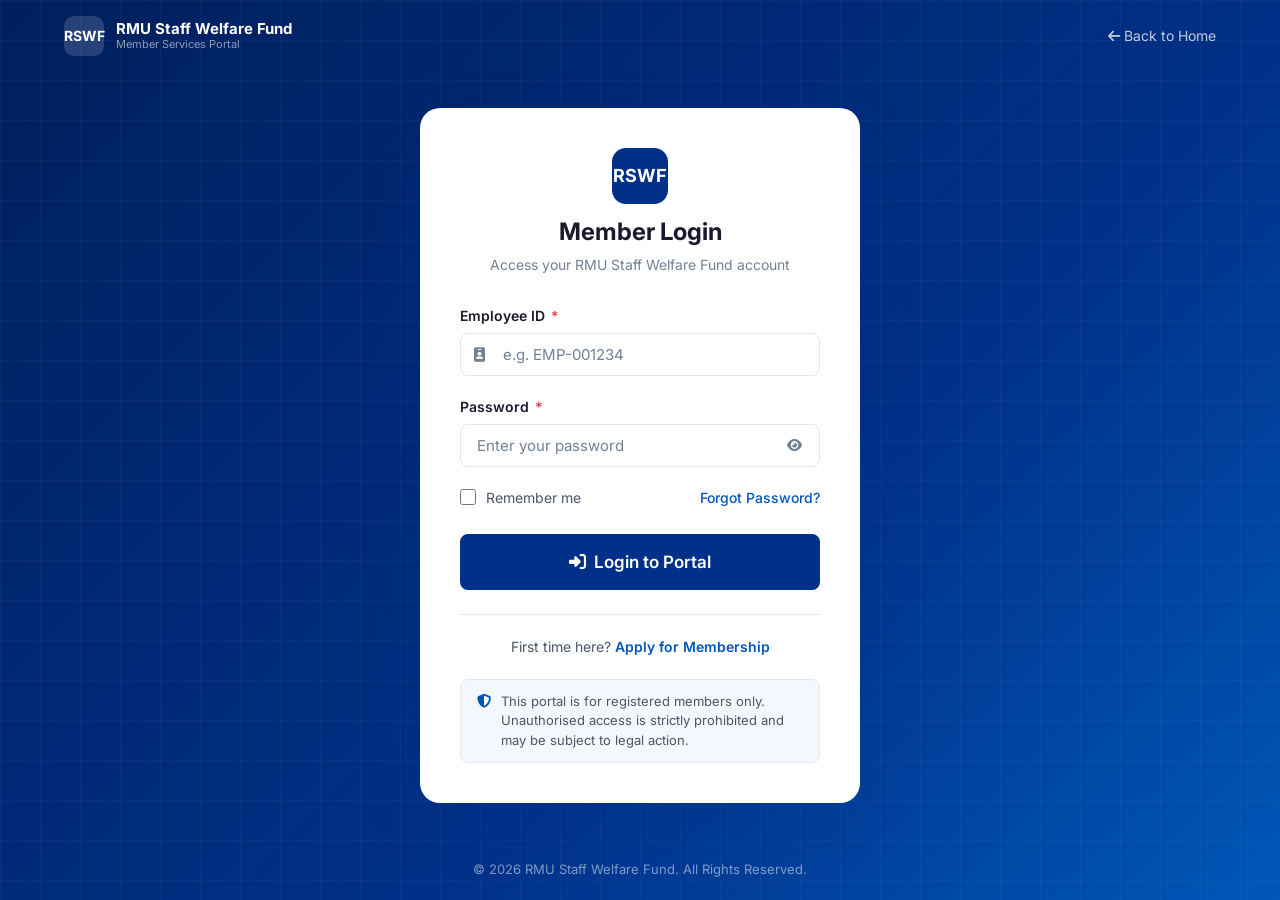
<file: login.html>
﻿<!DOCTYPE html>
<html lang="en">
<head>
  <meta charset="UTF-8"/><meta name="viewport" content="width=device-width, initial-scale=1.0"/>
  <title>Member Login – RMU Staff Welfare Fund</title>
  <meta name="description" content="Log in to your RMU Staff Welfare Fund member portal to access your account and benefits."/>
  <link rel="icon" href="data:image/svg+xml,<svg xmlns='http://www.w3.org/2000/svg' viewBox='0 0 100 100'><rect width='100' height='100' rx='20' fill='%23003087'/><text y='.9em' font-size='70' x='14' fill='white' font-weight='700'>S</text></svg>"/>
  <link rel="stylesheet" href="https://cdnjs.cloudflare.com/ajax/libs/font-awesome/6.5.0/css/all.min.css"/>
  <link rel="stylesheet" href="css/main.css"/>
  <style>
    .login-page { min-height: 100vh; display: flex; flex-direction: column; background: linear-gradient(135deg, var(--primary-dark) 0%, var(--primary) 60%, var(--primary-light) 100%); position: relative; }
    .login-page::before { content:''; position:absolute; inset:0; background-image: linear-gradient(rgba(255,255,255,0.03) 1px, transparent 1px), linear-gradient(90deg, rgba(255,255,255,0.03) 1px, transparent 1px); background-size: 40px 40px; }
    .login-navbar { padding: 16px 0; position: relative; z-index: 1; }
    .login-body { flex: 1; display: flex; align-items: center; justify-content: center; padding: 32px 24px; position: relative; z-index: 1; }
    .login-card { background: white; border-radius: var(--radius-lg); padding: 40px; max-width: 440px; width: 100%; box-shadow: var(--shadow-xl); }
    .login-footer { padding: 20px; text-align: center; color: rgba(255,255,255,0.5); font-size: 0.8125rem; position: relative; z-index: 1; }
    .password-field { position: relative; }
    .password-toggle { position: absolute; right: 14px; top: 50%; transform: translateY(-50%); background: none; border: none; cursor: pointer; color: var(--text-light); padding: 4px; display: flex; align-items: center; justify-content: center; }
    .password-toggle:hover { color: var(--primary); }
    .password-field .form-control { padding-right: 44px; }
  </style>
</head>
<body class="login-page">
<!-- Minimal Nav -->
<div class="login-navbar">
  <div class="container" style="display:flex;align-items:center;justify-content:space-between">
    <a href="index.html" class="nav-logo" style="text-decoration:none">
      <div style="width:40px;height:40px;background:rgba(255,255,255,0.15);border-radius:10px;display:flex;align-items:center;justify-content:center;color:white;font-weight:700;font-size:0.875rem">RSWF</div>
      <div style="display:flex;flex-direction:column;line-height:1.2">
        <span style="font-size:0.9375rem;font-weight:700;color:white">RMU Staff Welfare Fund</span>
        <span style="font-size:0.6875rem;color:rgba(255,255,255,0.55)">Member Services Portal</span>
      </div>
    </a>
    <a href="index.html" style="color:rgba(255,255,255,0.75);font-size:0.875rem"><i class="fa-solid fa-arrow-left"></i> Back to Home</a>
  </div>
</div>

<div class="login-body">
  <div class="login-card">
    <!-- Logo inside card -->
    <div style="text-align:center;margin-bottom:28px">
      <div style="width:56px;height:56px;background:var(--primary);border-radius:14px;display:inline-flex;align-items:center;justify-content:center;color:white;font-weight:700;font-size:1.125rem;margin-bottom:14px">RSWF</div>
      <h1 style="font-size:1.5rem;margin-bottom:6px">Member Login</h1>
      <p style="font-size:0.875rem;color:var(--text-light)">Access your RMU Staff Welfare Fund account</p>
    </div>

    <form id="login-form" novalidate aria-label="Member login form">
      <div class="form-group">
        <label class="form-label" for="employeeId">Employee ID <span class="required">*</span></label>
        <div style="position:relative">
          <i class="fa-solid fa-id-badge" style="position:absolute;left:14px;top:50%;transform:translateY(-50%);color:var(--text-light);font-size:0.9rem"></i>
          <input id="employeeId" name="employeeId" class="form-control" type="text" required placeholder="e.g. EMP-001234" style="padding-left:42px" data-error-required="Please enter your Employee ID."/>
        </div>
      </div>
      <div class="form-group">
        <label class="form-label" for="password">Password <span class="required">*</span></label>
        <div class="password-field">
          <input id="password" name="password" class="form-control" type="password" required placeholder="Enter your password" data-error-required="Please enter your password."/>
          <button type="button" class="password-toggle" data-toggle-password="password" aria-label="Toggle password visibility"><i class="fa-solid fa-eye"></i></button>
        </div>
      </div>
      <div style="display:flex;align-items:center;justify-content:space-between;margin-bottom:24px">
        <label class="form-check" style="cursor:pointer">
          <input type="checkbox" name="remember" style="width:16px;height:16px;accent-color:var(--primary)"/>
          <span style="font-size:0.875rem;color:var(--text-medium)">Remember me</span>
        </label>
        <a href="#" id="forgot-password-link" style="font-size:0.875rem;color:var(--primary-light);font-weight:500">Forgot Password?</a>
      </div>
      <button type="submit" class="btn btn-primary btn-lg" style="width:100%;justify-content:center"><i class="fa-solid fa-right-to-bracket"></i> Login to Portal</button>
    </form>

    <div style="text-align:center;margin-top:24px;padding-top:20px;border-top:1px solid var(--border)">
      <p style="font-size:0.875rem;color:var(--text-medium)">First time here? <a href="apply.html" style="color:var(--primary-light);font-weight:600">Apply for Membership</a></p>
    </div>

    <!-- Security Notice -->
    <div style="margin-top:20px;background:var(--bg-lighter);border:1px solid var(--border);border-radius:var(--radius-sm);padding:12px 16px;display:flex;gap:10px;align-items:flex-start">
      <i class="fa-solid fa-shield-halved" style="color:var(--primary-light);font-size:0.875rem;margin-top:2px;flex-shrink:0"></i>
      <p style="font-size:0.8125rem;color:var(--text-medium);margin:0;line-height:1.5">This portal is for registered members only. Unauthorised access is strictly prohibited and may be subject to legal action.</p>
    </div>
  </div>
</div>

<div class="login-footer">
  <span>© 2026 RMU Staff Welfare Fund. All Rights Reserved.</span>
</div>

<!-- FORGOT PASSWORD MODAL -->
<div class="modal-overlay" id="forgot-password-modal" role="dialog" aria-modal="true" aria-labelledby="modal-title">
  <div class="modal">
    <div class="modal-header">
      <h2 class="modal-title" id="modal-title">Reset Password</h2>
      <button class="modal-close" data-modal-close aria-label="Close modal"><i class="fa-solid fa-xmark"></i></button>
    </div>
    <p style="color:var(--text-medium);margin-bottom:20px;font-size:0.9375rem">Enter your registered email address and we'll send you a password reset link.</p>
    <form id="forgot-password-form" novalidate>
      <div class="form-group">
        <label class="form-label" for="resetEmail">Email Address <span class="required">*</span></label>
        <input id="resetEmail" name="resetEmail" class="form-control" type="email" required placeholder="your@email.com"/>
      </div>
      <button type="submit" class="btn btn-primary" style="width:100%;justify-content:center"><i class="fa-solid fa-envelope"></i> Send Reset Link</button>
    </form>
    <p style="margin-top:16px;font-size:0.875rem;color:var(--text-light);text-align:center">Or contact us at <a href="mailto:info@rmuwelfare.org" style="color:var(--primary-light)">info@rmuwelfare.org</a></p>
  </div>
</div>

<script src="js/main.js"></script>
<script src="js/forms.js"></script>
</body>
</html>
</file>
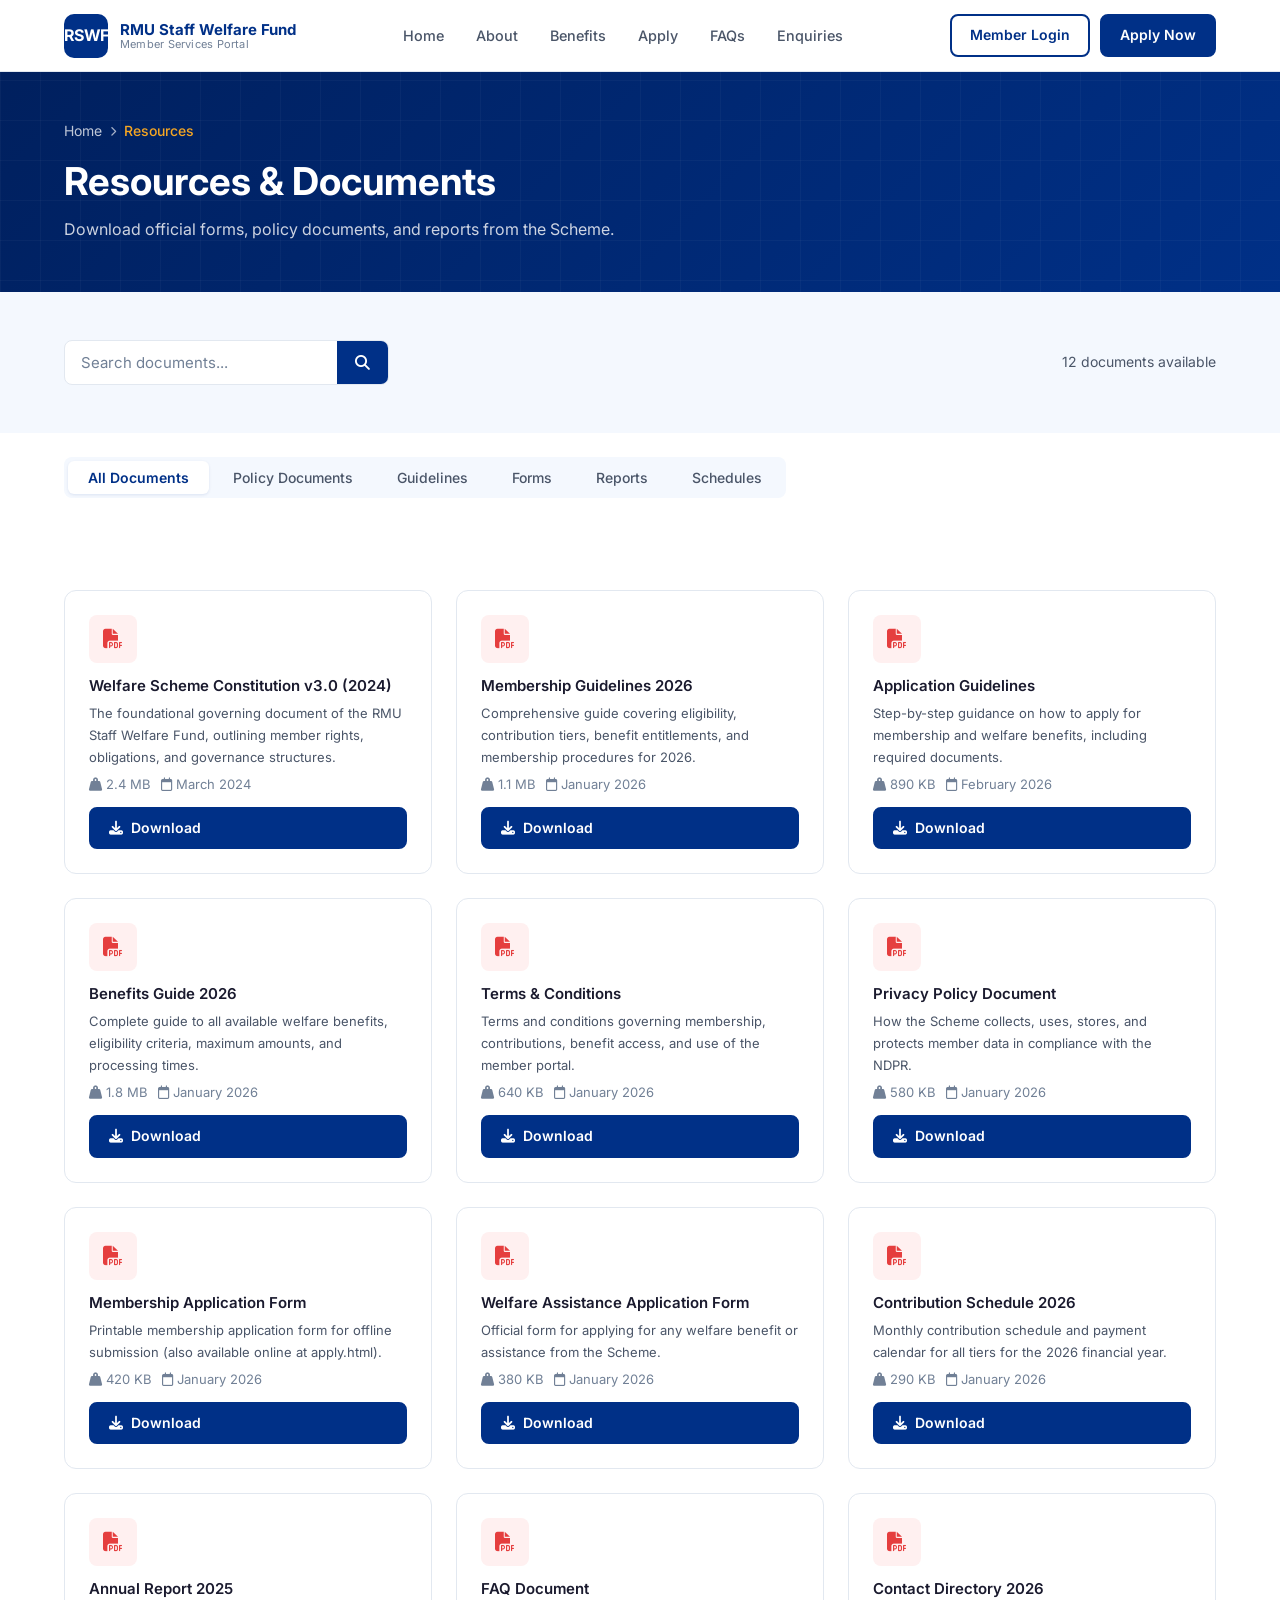
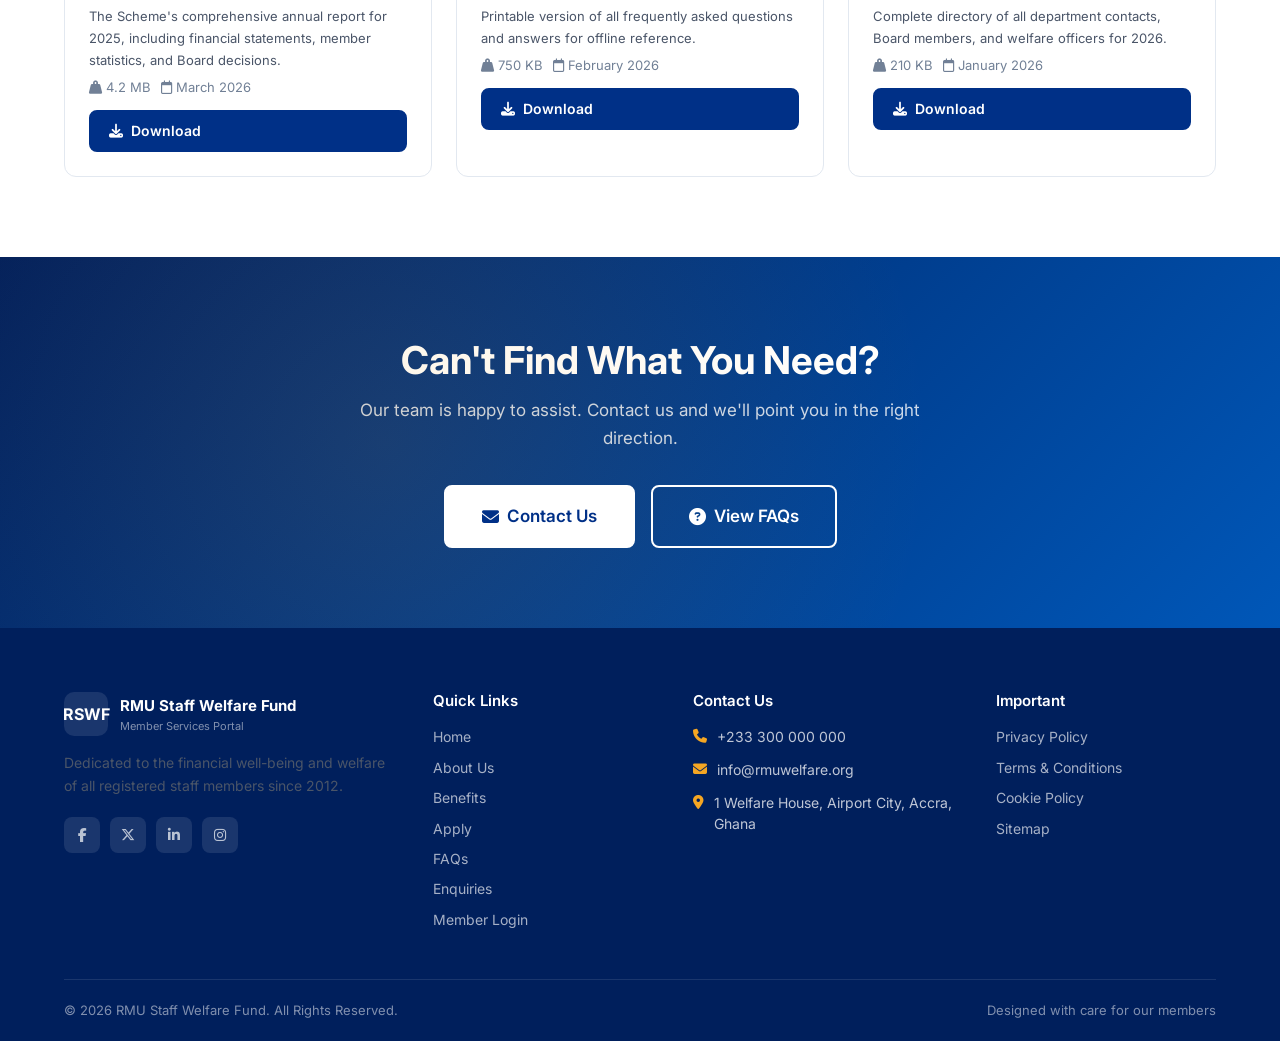
<file: resources.html>
﻿<!DOCTYPE html>
<html lang="en">
<head>
  <meta charset="UTF-8"/><meta name="viewport" content="width=device-width, initial-scale=1.0"/>
  <title>Resources & Documents – RMU Staff Welfare Fund</title>
  <meta name="description" content="Download official documents, forms, policy guides, and reports from the RMU Staff Welfare Fund."/>
  <link rel="icon" href="data:image/svg+xml,<svg xmlns='http://www.w3.org/2000/svg' viewBox='0 0 100 100'><rect width='100' height='100' rx='20' fill='%23003087'/><text y='.9em' font-size='70' x='14' fill='white' font-weight='700'>S</text></svg>"/>
  <link rel="stylesheet" href="https://cdnjs.cloudflare.com/ajax/libs/font-awesome/6.5.0/css/all.min.css"/>
  <link rel="stylesheet" href="css/main.css"/>
</head>
<body>
<div class="nav-overlay" aria-hidden="true"></div>
<nav class="navbar" role="navigation">
  <div class="container">
    <a href="index.html" class="nav-logo"><div class="nav-logo-icon">RSWF</div><div class="nav-logo-text"><span class="nav-logo-title">RMU Staff Welfare Fund</span><span class="nav-logo-sub">Member Services Portal</span></div></a>
    <ul class="nav-links" role="list"><li><a href="index.html">Home</a></li><li><a href="about.html">About</a></li><li><a href="benefits.html">Benefits</a></li><li><a href="apply.html">Apply</a></li><li><a href="faq.html">FAQs</a></li><li><a href="enquiries.html">Enquiries</a></li></ul>
    <div class="nav-actions"><a href="login.html" class="btn btn-outline btn-sm">Member Login</a><a href="apply.html" class="btn btn-primary btn-sm">Apply Now</a></div>
    <button class="hamburger" aria-label="Toggle navigation" aria-expanded="false"><span></span><span></span><span></span></button>
  </div>
</nav>

<section class="page-hero">
  <div class="container">
    <div class="page-hero-content">
      <nav class="breadcrumb" aria-label="Breadcrumb"><a href="index.html">Home</a><i class="fa-solid fa-chevron-right" style="font-size:0.625rem"></i><span>Resources</span></nav>
      <h1>Resources &amp; Documents</h1>
      <p>Download official forms, policy documents, and reports from the Scheme.</p>
    </div>
  </div>
</section>

<!-- SEARCH -->
<section class="section-sm bg-lighter">
  <div class="container">
    <div style="display:flex;align-items:center;justify-content:space-between;gap:16px;flex-wrap:wrap">
      <div class="search-bar" style="max-width:420px">
        <input id="doc-search" type="text" placeholder="Search documents..." aria-label="Search documents"/>
        <button aria-label="Search"><i class="fa-solid fa-magnifying-glass"></i></button>
      </div>
      <p style="color:var(--text-medium);font-size:0.875rem">12 documents available</p>
    </div>
  </div>
</section>

<!-- TABS -->
<section class="section-sm" style="padding-top:24px">
  <div class="container">
    <div class="tabs-wrapper">
      <div class="tabs" data-tabs role="tablist">
        <button class="tab-btn active" data-tab="all" role="tab">All Documents</button>
        <button class="tab-btn" data-tab="policy" role="tab">Policy Documents</button>
        <button class="tab-btn" data-tab="guidelines" role="tab">Guidelines</button>
        <button class="tab-btn" data-tab="forms" role="tab">Forms</button>
        <button class="tab-btn" data-tab="reports" role="tab">Reports</button>
        <button class="tab-btn" data-tab="schedules" role="tab">Schedules</button>
      </div>
    </div>
  </div>
</section>

<!-- DOCUMENTS GRID -->
<section class="section" style="padding-top:8px">
  <div class="container">
    <div class="grid grid-3" id="documents-grid">

      <article class="doc-card reveal" data-category="policy">
        <div class="doc-icon"><i class="fa-solid fa-file-pdf"></i></div>
        <div>
          <div class="doc-title">Welfare Scheme Constitution v3.0 (2024)</div>
          <p style="font-size:0.8125rem;color:var(--text-medium);margin:6px 0">The foundational governing document of the RMU Staff Welfare Fund, outlining member rights, obligations, and governance structures.</p>
          <div class="doc-meta"><span><i class="fa-solid fa-weight-hanging"></i> 2.4 MB</span><span><i class="fa-regular fa-calendar"></i> March 2024</span></div>
        </div>
        <a href="#" class="btn btn-primary btn-sm" onclick="event.preventDefault();RSWF.toast.show('Download Started','Constitution v3.0 is downloading...','success')"><i class="fa-solid fa-download"></i> Download</a>
      </article>

      <article class="doc-card reveal reveal-delay-1" data-category="guidelines">
        <div class="doc-icon"><i class="fa-solid fa-file-pdf"></i></div>
        <div>
          <div class="doc-title">Membership Guidelines 2026</div>
          <p style="font-size:0.8125rem;color:var(--text-medium);margin:6px 0">Comprehensive guide covering eligibility, contribution tiers, benefit entitlements, and membership procedures for 2026.</p>
          <div class="doc-meta"><span><i class="fa-solid fa-weight-hanging"></i> 1.1 MB</span><span><i class="fa-regular fa-calendar"></i> January 2026</span></div>
        </div>
        <a href="#" class="btn btn-primary btn-sm" onclick="event.preventDefault();RSWF.toast.show('Download Started','Membership Guidelines 2026 is downloading...','success')"><i class="fa-solid fa-download"></i> Download</a>
      </article>

      <article class="doc-card reveal reveal-delay-2" data-category="guidelines">
        <div class="doc-icon"><i class="fa-solid fa-file-pdf"></i></div>
        <div>
          <div class="doc-title">Application Guidelines</div>
          <p style="font-size:0.8125rem;color:var(--text-medium);margin:6px 0">Step-by-step guidance on how to apply for membership and welfare benefits, including required documents.</p>
          <div class="doc-meta"><span><i class="fa-solid fa-weight-hanging"></i> 890 KB</span><span><i class="fa-regular fa-calendar"></i> February 2026</span></div>
        </div>
        <a href="#" class="btn btn-primary btn-sm" onclick="event.preventDefault();RSWF.toast.show('Download Started','Application Guidelines is downloading...','success')"><i class="fa-solid fa-download"></i> Download</a>
      </article>

      <article class="doc-card reveal" data-category="guidelines">
        <div class="doc-icon"><i class="fa-solid fa-file-pdf"></i></div>
        <div>
          <div class="doc-title">Benefits Guide 2026</div>
          <p style="font-size:0.8125rem;color:var(--text-medium);margin:6px 0">Complete guide to all available welfare benefits, eligibility criteria, maximum amounts, and processing times.</p>
          <div class="doc-meta"><span><i class="fa-solid fa-weight-hanging"></i> 1.8 MB</span><span><i class="fa-regular fa-calendar"></i> January 2026</span></div>
        </div>
        <a href="#" class="btn btn-primary btn-sm" onclick="event.preventDefault();RSWF.toast.show('Download Started','Benefits Guide 2026 is downloading...','success')"><i class="fa-solid fa-download"></i> Download</a>
      </article>

      <article class="doc-card reveal reveal-delay-1" data-category="policy">
        <div class="doc-icon"><i class="fa-solid fa-file-pdf"></i></div>
        <div>
          <div class="doc-title">Terms &amp; Conditions</div>
          <p style="font-size:0.8125rem;color:var(--text-medium);margin:6px 0">Terms and conditions governing membership, contributions, benefit access, and use of the member portal.</p>
          <div class="doc-meta"><span><i class="fa-solid fa-weight-hanging"></i> 640 KB</span><span><i class="fa-regular fa-calendar"></i> January 2026</span></div>
        </div>
        <a href="#" class="btn btn-primary btn-sm" onclick="event.preventDefault();RSWF.toast.show('Download Started','Terms & Conditions is downloading...','success')"><i class="fa-solid fa-download"></i> Download</a>
      </article>

      <article class="doc-card reveal reveal-delay-2" data-category="policy">
        <div class="doc-icon"><i class="fa-solid fa-file-pdf"></i></div>
        <div>
          <div class="doc-title">Privacy Policy Document</div>
          <p style="font-size:0.8125rem;color:var(--text-medium);margin:6px 0">How the Scheme collects, uses, stores, and protects member data in compliance with the NDPR.</p>
          <div class="doc-meta"><span><i class="fa-solid fa-weight-hanging"></i> 580 KB</span><span><i class="fa-regular fa-calendar"></i> January 2026</span></div>
        </div>
        <a href="#" class="btn btn-primary btn-sm" onclick="event.preventDefault();RSWF.toast.show('Download Started','Privacy Policy is downloading...','success')"><i class="fa-solid fa-download"></i> Download</a>
      </article>

      <article class="doc-card reveal" data-category="forms">
        <div class="doc-icon"><i class="fa-solid fa-file-pdf"></i></div>
        <div>
          <div class="doc-title">Membership Application Form</div>
          <p style="font-size:0.8125rem;color:var(--text-medium);margin:6px 0">Printable membership application form for offline submission (also available online at apply.html).</p>
          <div class="doc-meta"><span><i class="fa-solid fa-weight-hanging"></i> 420 KB</span><span><i class="fa-regular fa-calendar"></i> January 2026</span></div>
        </div>
        <a href="#" class="btn btn-primary btn-sm" onclick="event.preventDefault();RSWF.toast.show('Download Started','Membership Form is downloading...','success')"><i class="fa-solid fa-download"></i> Download</a>
      </article>

      <article class="doc-card reveal reveal-delay-1" data-category="forms">
        <div class="doc-icon"><i class="fa-solid fa-file-pdf"></i></div>
        <div>
          <div class="doc-title">Welfare Assistance Application Form</div>
          <p style="font-size:0.8125rem;color:var(--text-medium);margin:6px 0">Official form for applying for any welfare benefit or assistance from the Scheme.</p>
          <div class="doc-meta"><span><i class="fa-solid fa-weight-hanging"></i> 380 KB</span><span><i class="fa-regular fa-calendar"></i> January 2026</span></div>
        </div>
        <a href="#" class="btn btn-primary btn-sm" onclick="event.preventDefault();RSWF.toast.show('Download Started','Welfare Form is downloading...','success')"><i class="fa-solid fa-download"></i> Download</a>
      </article>

      <article class="doc-card reveal reveal-delay-2" data-category="schedules">
        <div class="doc-icon"><i class="fa-solid fa-file-pdf"></i></div>
        <div>
          <div class="doc-title">Contribution Schedule 2026</div>
          <p style="font-size:0.8125rem;color:var(--text-medium);margin:6px 0">Monthly contribution schedule and payment calendar for all tiers for the 2026 financial year.</p>
          <div class="doc-meta"><span><i class="fa-solid fa-weight-hanging"></i> 290 KB</span><span><i class="fa-regular fa-calendar"></i> January 2026</span></div>
        </div>
        <a href="#" class="btn btn-primary btn-sm" onclick="event.preventDefault();RSWF.toast.show('Download Started','Contribution Schedule is downloading...','success')"><i class="fa-solid fa-download"></i> Download</a>
      </article>

      <article class="doc-card reveal" data-category="reports">
        <div class="doc-icon"><i class="fa-solid fa-file-pdf"></i></div>
        <div>
          <div class="doc-title">Annual Report 2025</div>
          <p style="font-size:0.8125rem;color:var(--text-medium);margin:6px 0">The Scheme's comprehensive annual report for 2025, including financial statements, member statistics, and Board decisions.</p>
          <div class="doc-meta"><span><i class="fa-solid fa-weight-hanging"></i> 4.2 MB</span><span><i class="fa-regular fa-calendar"></i> March 2026</span></div>
        </div>
        <a href="#" class="btn btn-primary btn-sm" onclick="event.preventDefault();RSWF.toast.show('Download Started','Annual Report 2025 is downloading...','success')"><i class="fa-solid fa-download"></i> Download</a>
      </article>

      <article class="doc-card reveal reveal-delay-1" data-category="guidelines">
        <div class="doc-icon"><i class="fa-solid fa-file-pdf"></i></div>
        <div>
          <div class="doc-title">FAQ Document</div>
          <p style="font-size:0.8125rem;color:var(--text-medium);margin:6px 0">Printable version of all frequently asked questions and answers for offline reference.</p>
          <div class="doc-meta"><span><i class="fa-solid fa-weight-hanging"></i> 750 KB</span><span><i class="fa-regular fa-calendar"></i> February 2026</span></div>
        </div>
        <a href="#" class="btn btn-primary btn-sm" onclick="event.preventDefault();RSWF.toast.show('Download Started','FAQ Document is downloading...','success')"><i class="fa-solid fa-download"></i> Download</a>
      </article>

      <article class="doc-card reveal reveal-delay-2" data-category="guidelines">
        <div class="doc-icon"><i class="fa-solid fa-file-pdf"></i></div>
        <div>
          <div class="doc-title">Contact Directory 2026</div>
          <p style="font-size:0.8125rem;color:var(--text-medium);margin:6px 0">Complete directory of all department contacts, Board members, and welfare officers for 2026.</p>
          <div class="doc-meta"><span><i class="fa-solid fa-weight-hanging"></i> 210 KB</span><span><i class="fa-regular fa-calendar"></i> January 2026</span></div>
        </div>
        <a href="#" class="btn btn-primary btn-sm" onclick="event.preventDefault();RSWF.toast.show('Download Started','Contact Directory is downloading...','success')"><i class="fa-solid fa-download"></i> Download</a>
      </article>

    </div><!-- end documents-grid -->
  </div>
</section>

<!-- CTA -->
<section class="cta-section">
  <div class="container">
    <h2>Can't Find What You Need?</h2>
    <p>Our team is happy to assist. Contact us and we'll point you in the right direction.</p>
    <div class="cta-actions"><a href="enquiries.html" class="btn btn-white btn-lg"><i class="fa-solid fa-envelope"></i> Contact Us</a><a href="faq.html" class="btn btn-outline-white btn-lg"><i class="fa-solid fa-circle-question"></i> View FAQs</a></div>
  </div>
</section>

<footer class="footer">
  <div class="container">
    <div class="footer-grid">
      <div><div class="footer-logo"><div class="footer-logo-icon">RSWF</div><div><span class="footer-logo-title">RMU Staff Welfare Fund</span><span class="footer-logo-sub">Member Services Portal</span></div></div><p class="footer-tagline">Dedicated to the financial well-being and welfare of all registered staff members since 2012.</p><div class="footer-social"><a href="#" aria-label="Facebook"><i class="fa-brands fa-facebook-f"></i></a><a href="#" aria-label="Twitter"><i class="fa-brands fa-x-twitter"></i></a><a href="#" aria-label="LinkedIn"><i class="fa-brands fa-linkedin-in"></i></a><a href="#" aria-label="Instagram"><i class="fa-brands fa-instagram"></i></a></div></div>
      <div class="footer-col"><h4>Quick Links</h4><div class="footer-links"><a href="index.html">Home</a><a href="about.html">About Us</a><a href="benefits.html">Benefits</a><a href="apply.html">Apply</a><a href="faq.html">FAQs</a><a href="enquiries.html">Enquiries</a><a href="login.html">Member Login</a></div></div>
      <div class="footer-col"><h4>Contact Us</h4><div class="footer-contact"><div class="footer-contact-item"><i class="fa-solid fa-phone"></i><span>+233 300 000 000</span></div><div class="footer-contact-item"><i class="fa-solid fa-envelope"></i><span>info@rmuwelfare.org</span></div><div class="footer-contact-item"><i class="fa-solid fa-location-dot"></i><span>1 Welfare House, Airport City, Accra, Ghana</span></div></div></div>
      <div class="footer-col"><h4>Important</h4><div class="footer-links"><a href="#">Privacy Policy</a><a href="#">Terms &amp; Conditions</a><a href="#">Cookie Policy</a><a href="#">Sitemap</a></div></div>
    </div>
    <div class="footer-bottom"><span>© 2026 RMU Staff Welfare Fund. All Rights Reserved.</span><span>Designed with care for our members</span></div>
  </div>
</footer>
<script src="js/main.js"></script>
</body>
</html>
</file>
<file: css/main.css>
/* ========================================
   STAFF WELFARE SCHEME - MAIN STYLESHEET
   ======================================== */

@import url('https://fonts.googleapis.com/css2?family=Inter:wght@300;400;500;600;700&display=swap');

/* ---- CSS VARIABLES ---- */
:root {
  --primary: #003087;
  --primary-dark: #001f5c;
  --primary-light: #0057B8;
  --accent: #F5A623;
  --accent-dark: #D4891A;
  --bg-light: #E8F1FB;
  --bg-lighter: #F4F8FE;
  --text-dark: #1A1A2E;
  --text-medium: #4A5568;
  --text-light: #718096;
  --white: #FFFFFF;
  --success: #38A169;
  --success-bg: #F0FFF4;
  --error: #E53E3E;
  --error-bg: #FFF5F5;
  --warning: #D69E2E;
  --warning-bg: #FFFBEB;
  --info: #3182CE;
  --info-bg: #EBF8FF;
  --border: #E2E8F0;
  --border-focus: #0057B8;
  --shadow-sm: 0 1px 3px rgba(0,48,135,0.1);
  --shadow-md: 0 4px 16px rgba(0,48,135,0.12);
  --shadow-lg: 0 8px 32px rgba(0,48,135,0.16);
  --shadow-xl: 0 20px 60px rgba(0,48,135,0.2);
  --radius: 12px;
  --radius-sm: 8px;
  --radius-lg: 20px;
  --radius-full: 9999px;
  --transition: 0.3s ease;
  --transition-fast: 0.15s ease;
  --font: 'Inter', -apple-system, BlinkMacSystemFont, sans-serif;
  --max-width: 1200px;
  --nav-height: 72px;
}

/* ---- RESET & BASE ---- */
*, *::before, *::after { box-sizing: border-box; margin: 0; padding: 0; }
html { scroll-behavior: smooth; font-size: 16px; }
body {
  font-family: var(--font);
  color: var(--text-dark);
  background: var(--white);
  line-height: 1.6;
  -webkit-font-smoothing: antialiased;
}
img { max-width: 100%; height: auto; display: block; }
a { color: var(--primary-light); text-decoration: none; transition: color var(--transition-fast); }
a:hover { color: var(--primary); }
ul { list-style: none; }
button { font-family: var(--font); cursor: pointer; border: none; outline: none; }
input, select, textarea { font-family: var(--font); }
h1,h2,h3,h4,h5,h6 { font-weight: 700; line-height: 1.2; color: var(--text-dark); }
p { color: var(--text-medium); line-height: 1.7; }

/* ---- UTILITY ---- */
.container { max-width: var(--max-width); margin: 0 auto; padding: 0 24px; }
.section { padding: 80px 0; }
.section-sm { padding: 48px 0; }
.text-center { text-align: center; }
.text-white { color: var(--white) !important; }
.text-primary { color: var(--primary) !important; }
.text-accent { color: var(--accent) !important; }
.text-muted { color: var(--text-light) !important; }
.bg-light { background: var(--bg-light); }
.bg-lighter { background: var(--bg-lighter); }
.bg-primary { background: var(--primary); }
.bg-white { background: var(--white); }
.fw-500 { font-weight: 500; }
.fw-600 { font-weight: 600; }
.fw-700 { font-weight: 700; }
.d-flex { display: flex; }
.align-center { align-items: center; }
.justify-center { justify-content: center; }
.gap-8 { gap: 8px; }
.gap-12 { gap: 12px; }
.gap-16 { gap: 16px; }
.gap-24 { gap: 24px; }
.mt-8 { margin-top: 8px; }
.mt-16 { margin-top: 16px; }
.mt-24 { margin-top: 24px; }
.mb-8 { margin-bottom: 8px; }
.mb-16 { margin-bottom: 16px; }
.mb-24 { margin-bottom: 24px; }
.mb-40 { margin-bottom: 40px; }
.hidden { display: none !important; }
.sr-only { position: absolute; width: 1px; height: 1px; padding: 0; margin: -1px; overflow: hidden; clip: rect(0,0,0,0); border: 0; }

/* ---- SECTION HEADERS ---- */
.section-label {
  display: inline-block;
  font-size: 0.75rem;
  font-weight: 600;
  letter-spacing: 0.1em;
  text-transform: uppercase;
  color: var(--accent);
  background: rgba(245,166,35,0.12);
  padding: 4px 12px;
  border-radius: var(--radius-full);
  margin-bottom: 12px;
}
.section-title {
  font-size: clamp(1.75rem, 3vw, 2.5rem);
  font-weight: 700;
  margin-bottom: 16px;
  color: var(--text-dark);
}
.section-subtitle {
  font-size: 1.0625rem;
  color: var(--text-medium);
  max-width: 640px;
  margin: 0 auto 48px;
}
.section-header { text-align: center; margin-bottom: 48px; }

/* ---- BUTTONS ---- */
.btn {
  display: inline-flex;
  align-items: center;
  gap: 8px;
  padding: 12px 28px;
  border-radius: var(--radius-sm);
  font-size: 0.9375rem;
  font-weight: 600;
  transition: all var(--transition);
  cursor: pointer;
  border: 2px solid transparent;
  white-space: nowrap;
  text-decoration: none;
}
.btn-primary {
  background: var(--primary);
  color: var(--white);
  border-color: var(--primary);
}
.btn-primary:hover {
  background: var(--primary-dark);
  border-color: var(--primary-dark);
  color: var(--white);
  transform: translateY(-1px);
  box-shadow: var(--shadow-md);
}
.btn-secondary {
  background: var(--primary-light);
  color: var(--white);
  border-color: var(--primary-light);
}
.btn-secondary:hover {
  background: var(--primary);
  border-color: var(--primary);
  color: var(--white);
  transform: translateY(-1px);
}
.btn-outline {
  background: transparent;
  color: var(--primary);
  border-color: var(--primary);
}
.btn-outline:hover {
  background: var(--primary);
  color: var(--white);
  transform: translateY(-1px);
}
.btn-outline-white {
  background: transparent;
  color: var(--white);
  border-color: var(--white);
}
.btn-outline-white:hover {
  background: var(--white);
  color: var(--primary);
}
.btn-accent {
  background: var(--accent);
  color: var(--white);
  border-color: var(--accent);
}
.btn-accent:hover {
  background: var(--accent-dark);
  border-color: var(--accent-dark);
  color: var(--white);
  transform: translateY(-1px);
}
.btn-white {
  background: var(--white);
  color: var(--primary);
  border-color: var(--white);
}
.btn-white:hover {
  background: var(--bg-light);
  transform: translateY(-1px);
}
.btn-sm { padding: 8px 18px; font-size: 0.875rem; }
.btn-lg { padding: 16px 36px; font-size: 1.0625rem; }
.btn-icon { width: 40px; height: 40px; padding: 0; justify-content: center; }

/* ---- NAVIGATION ---- */
.navbar {
  position: fixed;
  top: 0; left: 0; right: 0;
  height: var(--nav-height);
  background: var(--white);
  border-bottom: 1px solid var(--border);
  z-index: 1000;
  transition: box-shadow var(--transition);
}
.navbar.scrolled { box-shadow: var(--shadow-md); }
.navbar .container {
  height: 100%;
  display: flex;
  align-items: center;
  justify-content: space-between;
  gap: 24px;
}
.nav-logo {
  display: flex;
  align-items: center;
  gap: 12px;
  text-decoration: none;
  flex-shrink: 0;
}
.nav-logo-icon {
  width: 44px;
  height: 44px;
  background: var(--primary);
  border-radius: 10px;
  display: flex;
  align-items: center;
  justify-content: center;
  color: var(--white);
  font-weight: 700;
  font-size: 1rem;
  letter-spacing: -0.5px;
}
.nav-logo-text { display: flex; flex-direction: column; line-height: 1.15; }
.nav-logo-title { font-size: 0.9375rem; font-weight: 700; color: var(--primary); }
.nav-logo-sub { font-size: 0.6875rem; font-weight: 400; color: var(--text-light); letter-spacing: 0.02em; }
.nav-links {
  display: flex;
  align-items: center;
  gap: 4px;
  flex: 1;
  justify-content: center;
}
.nav-links a {
  display: inline-flex;
  align-items: center;
  gap: 4px;
  padding: 8px 14px;
  border-radius: var(--radius-sm);
  font-size: 0.9rem;
  font-weight: 500;
  color: var(--text-medium);
  transition: all var(--transition-fast);
  position: relative;
}
.nav-links a:hover { color: var(--primary); background: var(--bg-lighter); }
.nav-links a.active { color: var(--primary); font-weight: 600; }
.nav-links a.active::after {
  content: '';
  position: absolute;
  bottom: 2px; left: 14px; right: 14px;
  height: 2px;
  background: var(--primary);
  border-radius: 2px;
}
.nav-actions { display: flex; align-items: center; gap: 10px; flex-shrink: 0; }
.hamburger {
  display: none;
  flex-direction: column;
  gap: 5px;
  padding: 8px;
  cursor: pointer;
  background: none;
  border: none;
}
.hamburger span {
  display: block;
  width: 24px;
  height: 2px;
  background: var(--text-dark);
  border-radius: 2px;
  transition: all var(--transition);
}
.hamburger.open span:nth-child(1) { transform: rotate(45deg) translate(5px, 5px); }
.hamburger.open span:nth-child(2) { opacity: 0; }
.hamburger.open span:nth-child(3) { transform: rotate(-45deg) translate(5px, -5px); }
.nav-overlay {
  display: none;
  position: fixed;
  inset: 0;
  background: rgba(0,0,0,0.4);
  z-index: 999;
}
.nav-overlay.open { display: block; }
body.nav-open { overflow: hidden; }

/* ---- HERO ---- */
.hero {
  padding-top: calc(var(--nav-height) + 80px);
  padding-bottom: 80px;
  background: linear-gradient(135deg, var(--primary-dark) 0%, var(--primary) 50%, var(--primary-light) 100%);
  position: relative;
  overflow: hidden;
}
.hero::before {
  content: '';
  position: absolute;
  inset: 0;
  background-image: radial-gradient(circle at 20% 50%, rgba(255,255,255,0.05) 0%, transparent 50%),
    radial-gradient(circle at 80% 20%, rgba(245,166,35,0.1) 0%, transparent 40%);
  pointer-events: none;
}
.hero-pattern {
  position: absolute;
  inset: 0;
  background-image:
    linear-gradient(rgba(255,255,255,0.03) 1px, transparent 1px),
    linear-gradient(90deg, rgba(255,255,255,0.03) 1px, transparent 1px);
  background-size: 60px 60px;
  pointer-events: none;
}
.hero-content { position: relative; z-index: 1; text-align: center; max-width: 780px; margin: 0 auto; }
.hero-badge {
  display: inline-flex;
  align-items: center;
  gap: 8px;
  background: rgba(255,255,255,0.15);
  border: 1px solid rgba(255,255,255,0.25);
  color: var(--white);
  padding: 6px 16px;
  border-radius: var(--radius-full);
  font-size: 0.8125rem;
  font-weight: 500;
  margin-bottom: 24px;
  backdrop-filter: blur(4px);
}
.hero h1 {
  font-size: clamp(2rem, 5vw, 3.5rem);
  font-weight: 700;
  color: var(--white);
  margin-bottom: 20px;
  line-height: 1.15;
}
.hero h1 span { color: var(--accent); }
.hero p {
  font-size: 1.125rem;
  color: rgba(255,255,255,0.85);
  margin-bottom: 36px;
  max-width: 600px;
  margin-left: auto;
  margin-right: auto;
}
.hero-actions { display: flex; gap: 16px; justify-content: center; flex-wrap: wrap; }

.hero-stats {
  display: flex;
  justify-content: center;
  gap: 0;
  margin-top: 64px;
  background: rgba(255,255,255,0.1);
  backdrop-filter: blur(8px);
  border: 1px solid rgba(255,255,255,0.2);
  border-radius: var(--radius);
  overflow: hidden;
}
.hero-stat {
  flex: 1;
  padding: 24px 20px;
  text-align: center;
  border-right: 1px solid rgba(255,255,255,0.15);
}
.hero-stat:last-child { border-right: none; }
.hero-stat-value { font-size: clamp(1.25rem, 2.5vw, 1.75rem); font-weight: 700; color: var(--white); display: block; }
.hero-stat-label { font-size: 0.8125rem; color: rgba(255,255,255,0.7); margin-top: 4px; display: block; }

/* ---- PAGE HERO (inner pages) ---- */
.page-hero {
  padding-top: calc(var(--nav-height) + 48px);
  padding-bottom: 48px;
  background: linear-gradient(135deg, var(--primary-dark) 0%, var(--primary) 100%);
  position: relative;
  overflow: hidden;
}
.page-hero::before {
  content: '';
  position: absolute;
  inset: 0;
  background-image: linear-gradient(rgba(255,255,255,0.03) 1px, transparent 1px),
    linear-gradient(90deg, rgba(255,255,255,0.03) 1px, transparent 1px);
  background-size: 40px 40px;
}
.page-hero-content { position: relative; z-index: 1; }
.page-hero h1 { color: var(--white); font-size: clamp(1.75rem, 3vw, 2.5rem); margin-bottom: 12px; }
.page-hero p { color: rgba(255,255,255,0.8); max-width: 560px; }
.breadcrumb {
  display: flex;
  align-items: center;
  gap: 8px;
  margin-bottom: 16px;
  font-size: 0.875rem;
  color: rgba(255,255,255,0.65);
}
.breadcrumb a { color: rgba(255,255,255,0.75); }
.breadcrumb a:hover { color: var(--white); }
.breadcrumb span { color: var(--accent); font-weight: 500; }

/* ---- CARDS ---- */
.card {
  background: var(--white);
  border-radius: var(--radius);
  border: 1px solid var(--border);
  padding: 28px;
  transition: all var(--transition);
  position: relative;
  overflow: hidden;
}
.card:hover { transform: translateY(-4px); box-shadow: var(--shadow-lg); border-color: rgba(0,87,184,0.2); }
.card-icon {
  width: 56px;
  height: 56px;
  background: var(--bg-light);
  border-radius: var(--radius);
  display: flex;
  align-items: center;
  justify-content: center;
  font-size: 1.5rem;
  margin-bottom: 20px;
  color: var(--primary);
}
.card-icon.accent { background: rgba(245,166,35,0.12); color: var(--accent); }
.card-icon.success { background: var(--success-bg); color: var(--success); }
.card-icon.lg { width: 72px; height: 72px; font-size: 2rem; }
.card h3 { font-size: 1.125rem; margin-bottom: 10px; color: var(--text-dark); }
.card p { font-size: 0.9375rem; color: var(--text-medium); margin-bottom: 0; }
.card-link {
  display: inline-flex;
  align-items: center;
  gap: 6px;
  font-size: 0.875rem;
  font-weight: 600;
  color: var(--primary-light);
  margin-top: 16px;
}
.card-link:hover { gap: 10px; color: var(--primary); }

/* Grid layouts */
.grid { display: grid; gap: 24px; }
.grid-2 { grid-template-columns: repeat(2, 1fr); }
.grid-3 { grid-template-columns: repeat(3, 1fr); }
.grid-4 { grid-template-columns: repeat(4, 1fr); }
.grid-auto { grid-template-columns: repeat(auto-fit, minmax(280px, 1fr)); }

/* ---- ANNOUNCEMENT BANNER ---- */
.announcement-banner {
  background: var(--bg-light);
  border: 1px solid rgba(0,87,184,0.2);
  border-left: 4px solid var(--primary-light);
  border-radius: var(--radius-sm);
  padding: 14px 20px;
  display: flex;
  align-items: center;
  gap: 12px;
  flex-wrap: wrap;
}
.announcement-banner .icon { color: var(--primary-light); font-size: 1.125rem; flex-shrink: 0; }
.announcement-banner p { margin: 0; font-size: 0.9375rem; color: var(--text-dark); }
.announcement-banner a { font-weight: 600; color: var(--primary-light); margin-left: 8px; }
.announcement-banner a:hover { text-decoration: underline; }

/* ---- HOW IT WORKS ---- */
.steps-grid { display: grid; grid-template-columns: repeat(4, 1fr); gap: 0; position: relative; }
.steps-grid::before {
  content: '';
  position: absolute;
  top: 40px;
  left: 12.5%;
  right: 12.5%;
  height: 2px;
  background: linear-gradient(90deg, var(--primary) 0%, var(--primary-light) 100%);
  z-index: 0;
}
.step-item { text-align: center; padding: 0 16px; position: relative; z-index: 1; }
.step-number {
  width: 80px;
  height: 80px;
  background: var(--primary);
  color: var(--white);
  border-radius: 50%;
  display: flex;
  align-items: center;
  justify-content: center;
  font-size: 1.5rem;
  font-weight: 700;
  margin: 0 auto 20px;
  border: 4px solid var(--white);
  box-shadow: var(--shadow-md);
}
.step-item h3 { font-size: 1.0625rem; margin-bottom: 8px; }
.step-item p { font-size: 0.9rem; }

/* ---- STATS SECTION ---- */
.stats-section {
  background: linear-gradient(135deg, var(--primary-dark), var(--primary));
  padding: 80px 0;
  text-align: center;
}
.stats-section .section-title { color: var(--white); }
.stats-section .section-subtitle { color: rgba(255,255,255,0.75); }
.stats-grid { display: grid; grid-template-columns: repeat(4, 1fr); gap: 40px; }
.stat-item { text-align: center; }
.stat-value {
  font-size: clamp(2rem, 4vw, 3rem);
  font-weight: 700;
  color: var(--accent);
  display: block;
  line-height: 1;
  margin-bottom: 8px;
}
.stat-label { font-size: 0.9375rem; color: rgba(255,255,255,0.75); }

/* ---- TESTIMONIALS ---- */
.testimonial-card {
  background: var(--white);
  border-radius: var(--radius);
  border: 1px solid var(--border);
  padding: 32px;
  box-shadow: var(--shadow-sm);
}
.testimonial-card:hover { box-shadow: var(--shadow-md); transform: translateY(-2px); }
.testimonial-stars { color: var(--accent); font-size: 0.875rem; margin-bottom: 16px; letter-spacing: 2px; }
.testimonial-text { font-size: 0.9375rem; font-style: italic; color: var(--text-medium); margin-bottom: 24px; line-height: 1.7; }
.testimonial-author { display: flex; align-items: center; gap: 12px; }
.testimonial-avatar {
  width: 44px;
  height: 44px;
  border-radius: 50%;
  background: var(--bg-light);
  display: flex;
  align-items: center;
  justify-content: center;
  font-weight: 700;
  font-size: 1rem;
  color: var(--primary);
  flex-shrink: 0;
}
.testimonial-name { font-weight: 600; font-size: 0.9375rem; color: var(--text-dark); }
.testimonial-role { font-size: 0.8125rem; color: var(--text-light); }

/* ---- ACCORDION / FAQ ---- */
.accordion-item {
  border: 1px solid var(--border);
  border-radius: var(--radius-sm);
  margin-bottom: 8px;
  overflow: hidden;
  transition: box-shadow var(--transition);
}
.accordion-item.open { box-shadow: var(--shadow-sm); }
.accordion-header {
  display: flex;
  align-items: center;
  justify-content: space-between;
  padding: 18px 24px;
  cursor: pointer;
  background: var(--white);
  transition: background var(--transition-fast);
  gap: 16px;
}
.accordion-header:hover { background: var(--bg-lighter); }
.accordion-header.open { background: var(--bg-light); }
.accordion-question { font-weight: 600; font-size: 0.9375rem; color: var(--text-dark); }
.accordion-icon {
  width: 28px;
  height: 28px;
  display: flex;
  align-items: center;
  justify-content: center;
  background: var(--bg-light);
  border-radius: 50%;
  color: var(--primary);
  flex-shrink: 0;
  transition: transform var(--transition), background var(--transition);
}
.accordion-header.open .accordion-icon { transform: rotate(45deg); background: var(--primary); color: var(--white); }
.accordion-body {
  display: none;
  padding: 0 24px 20px;
  background: var(--white);
}
.accordion-body.open { display: block; }
.accordion-body p { font-size: 0.9375rem; color: var(--text-medium); }

/* ---- FORMS ---- */
.form-group { margin-bottom: 20px; }
.form-label { display: block; font-size: 0.875rem; font-weight: 600; color: var(--text-dark); margin-bottom: 6px; }
.form-label .required { color: var(--error); margin-left: 2px; }
.form-control {
  width: 100%;
  padding: 11px 16px;
  border: 1.5px solid var(--border);
  border-radius: var(--radius-sm);
  font-size: 0.9375rem;
  color: var(--text-dark);
  background: var(--white);
  transition: border-color var(--transition-fast), box-shadow var(--transition-fast);
  appearance: none;
  -webkit-appearance: none;
}
.form-control:focus {
  outline: none;
  border-color: var(--border-focus);
  box-shadow: 0 0 0 3px rgba(0,87,184,0.12);
}
.form-control.error { border-color: var(--error); box-shadow: 0 0 0 3px rgba(229,62,62,0.1); }
.form-control.success { border-color: var(--success); box-shadow: 0 0 0 3px rgba(56,161,105,0.1); }
.form-control::placeholder { color: var(--text-light); }
.form-error { font-size: 0.8125rem; color: var(--error); margin-top: 5px; display: none; }
.form-error.visible { display: block; }
.form-hint { font-size: 0.8125rem; color: var(--text-light); margin-top: 5px; }
select.form-control { background-image: url("data:image/svg+xml,%3Csvg xmlns='http://www.w3.org/2000/svg' width='12' height='8' viewBox='0 0 12 8'%3E%3Cpath d='M1 1l5 5 5-5' stroke='%23718096' stroke-width='1.5' fill='none' stroke-linecap='round'/%3E%3C/svg%3E"); background-repeat: no-repeat; background-position: right 14px center; padding-right: 40px; cursor: pointer; }
textarea.form-control { resize: vertical; min-height: 120px; }
.form-check { display: flex; align-items: flex-start; gap: 10px; cursor: pointer; }
.form-check input[type=checkbox] { width: 18px; height: 18px; margin-top: 2px; accent-color: var(--primary); cursor: pointer; flex-shrink: 0; }
.form-check-label { font-size: 0.9rem; color: var(--text-medium); line-height: 1.5; }
.form-row { display: grid; grid-template-columns: 1fr 1fr; gap: 16px; }

/* ---- BADGES / PILLS ---- */
.badge {
  display: inline-flex;
  align-items: center;
  gap: 5px;
  padding: 3px 10px;
  border-radius: var(--radius-full);
  font-size: 0.75rem;
  font-weight: 600;
  letter-spacing: 0.02em;
}
.badge-primary { background: var(--bg-light); color: var(--primary); }
.badge-success { background: var(--success-bg); color: var(--success); }
.badge-error { background: var(--error-bg); color: var(--error); }
.badge-warning { background: var(--warning-bg); color: var(--warning); }
.badge-info { background: var(--info-bg); color: var(--info); }
.badge-accent { background: rgba(245,166,35,0.12); color: var(--accent-dark); }

/* ---- MODALS ---- */
.modal-overlay {
  position: fixed; inset: 0; z-index: 2000;
  background: rgba(0,0,0,0.5);
  display: flex; align-items: center; justify-content: center;
  padding: 24px;
  opacity: 0; pointer-events: none;
  transition: opacity var(--transition);
}
.modal-overlay.open { opacity: 1; pointer-events: all; }
.modal {
  background: var(--white);
  border-radius: var(--radius-lg);
  padding: 32px;
  max-width: 520px;
  width: 100%;
  max-height: 90vh;
  overflow-y: auto;
  box-shadow: var(--shadow-xl);
  transform: translateY(20px);
  transition: transform var(--transition);
}
.modal-overlay.open .modal { transform: translateY(0); }
.modal-header { display: flex; align-items: center; justify-content: space-between; margin-bottom: 20px; }
.modal-title { font-size: 1.25rem; font-weight: 700; }
.modal-close { width: 32px; height: 32px; border-radius: 50%; background: var(--bg-lighter); display: flex; align-items: center; justify-content: center; cursor: pointer; color: var(--text-medium); transition: all var(--transition-fast); }
.modal-close:hover { background: var(--border); color: var(--text-dark); }

/* ---- TOAST NOTIFICATIONS ---- */
.toast-container {
  position: fixed; bottom: 24px; right: 24px; z-index: 3000;
  display: flex; flex-direction: column; gap: 10px;
}
.toast {
  display: flex; align-items: flex-start; gap: 12px;
  background: var(--white);
  border-radius: var(--radius-sm);
  padding: 14px 18px;
  box-shadow: var(--shadow-lg);
  border-left: 4px solid var(--primary);
  max-width: 360px;
  animation: slideInRight 0.3s ease;
  transition: all var(--transition);
}
.toast.success { border-color: var(--success); }
.toast.error { border-color: var(--error); }
.toast.warning { border-color: var(--warning); }
.toast-icon { font-size: 1.125rem; flex-shrink: 0; }
.toast.success .toast-icon { color: var(--success); }
.toast.error .toast-icon { color: var(--error); }
.toast.warning .toast-icon { color: var(--warning); }
.toast-content { flex: 1; }
.toast-title { font-weight: 600; font-size: 0.875rem; color: var(--text-dark); }
.toast-message { font-size: 0.8125rem; color: var(--text-medium); margin-top: 2px; }
.toast-close { color: var(--text-light); cursor: pointer; font-size: 0.875rem; padding: 2px; }
.toast-close:hover { color: var(--text-dark); }

/* ---- LOADING SPINNER ---- */
.spinner {
  width: 40px; height: 40px;
  border: 3px solid var(--bg-light);
  border-top-color: var(--primary);
  border-radius: 50%;
  animation: spin 0.8s linear infinite;
}
.spinner-sm { width: 20px; height: 20px; border-width: 2px; }
.spinner-overlay {
  position: fixed; inset: 0;
  background: rgba(255,255,255,0.8);
  z-index: 4000;
  display: flex; align-items: center; justify-content: center;
}

/* ---- NOTICE SECTION ---- */
.notice-section { padding: 20px 0; background: var(--bg-lighter); border-bottom: 1px solid var(--border); }

/* ---- DOCUMENT CARDS ---- */
.doc-card {
  background: var(--white);
  border: 1px solid var(--border);
  border-radius: var(--radius);
  padding: 24px;
  display: flex;
  flex-direction: column;
  gap: 12px;
  transition: all var(--transition);
}
.doc-card:hover { box-shadow: var(--shadow-md); transform: translateY(-2px); }
.doc-icon {
  width: 48px; height: 48px;
  background: #FFF0F0;
  border-radius: var(--radius-sm);
  display: flex; align-items: center; justify-content: center;
  color: #E53E3E; font-size: 1.25rem; flex-shrink: 0;
}
.doc-title { font-size: 0.9375rem; font-weight: 600; color: var(--text-dark); line-height: 1.4; }
.doc-meta { font-size: 0.8125rem; color: var(--text-light); display: flex; align-items: center; gap: 10px; }
.doc-meta span { display: flex; align-items: center; gap: 4px; }

/* ---- PORTAL CARDS ---- */
.portal-card {
  background: var(--white);
  border: 2px solid var(--border);
  border-radius: var(--radius-lg);
  padding: 36px 28px;
  text-align: center;
  transition: all var(--transition);
}
.portal-card:hover { border-color: var(--primary-light); box-shadow: var(--shadow-md); transform: translateY(-4px); }
.portal-card .icon { font-size: 2.5rem; margin-bottom: 16px; color: var(--primary); }
.portal-card h3 { font-size: 1.25rem; margin-bottom: 10px; }
.portal-card p { font-size: 0.9375rem; color: var(--text-medium); margin-bottom: 24px; }

/* ---- FOOTER ---- */
.footer {
  background: var(--primary-dark);
  color: rgba(255,255,255,0.75);
  padding-top: 64px;
}
.footer-grid {
  display: grid;
  grid-template-columns: 1.5fr 1fr 1.2fr 1fr;
  gap: 40px;
  padding-bottom: 48px;
  border-bottom: 1px solid rgba(255,255,255,0.1);
}
.footer-logo {
  display: flex;
  align-items: center;
  gap: 12px;
  margin-bottom: 16px;
}
.footer-logo-icon {
  width: 44px; height: 44px;
  background: rgba(255,255,255,0.1);
  border-radius: 10px;
  display: flex; align-items: center; justify-content: center;
  color: var(--white); font-weight: 700; font-size: 1rem;
}
.footer-logo-title { font-size: 0.9375rem; font-weight: 700; color: var(--white); display: block; }
.footer-logo-sub { font-size: 0.6875rem; color: rgba(255,255,255,0.5); display: block; }
.footer-tagline { font-size: 0.875rem; line-height: 1.6; margin-bottom: 20px; }
.footer-social { display: flex; gap: 10px; }
.footer-social a {
  width: 36px; height: 36px;
  background: rgba(255,255,255,0.1);
  border-radius: 8px;
  display: flex; align-items: center; justify-content: center;
  color: rgba(255,255,255,0.7); font-size: 0.875rem;
  transition: all var(--transition-fast);
}
.footer-social a:hover { background: var(--primary-light); color: var(--white); }
.footer-col h4 { color: var(--white); font-size: 0.9375rem; margin-bottom: 16px; font-weight: 600; }
.footer-links { display: flex; flex-direction: column; gap: 8px; }
.footer-links a { font-size: 0.875rem; color: rgba(255,255,255,0.65); transition: color var(--transition-fast); }
.footer-links a:hover { color: var(--white); padding-left: 4px; }
.footer-contact { display: flex; flex-direction: column; gap: 12px; }
.footer-contact-item { display: flex; gap: 10px; align-items: flex-start; }
.footer-contact-item i { color: var(--accent); font-size: 0.875rem; margin-top: 3px; flex-shrink: 0; }
.footer-contact-item span { font-size: 0.875rem; line-height: 1.5; }
.footer-bottom {
  padding: 20px 0;
  display: flex;
  align-items: center;
  justify-content: space-between;
  font-size: 0.8125rem;
  color: rgba(255,255,255,0.5);
  flex-wrap: wrap;
  gap: 8px;
}
.footer-bottom span { color: rgba(255,255,255,0.5); }

/* ---- CTA SECTION ---- */
.cta-section {
  background: linear-gradient(135deg, var(--primary-dark), var(--primary-light));
  padding: 80px 0;
  text-align: center;
  position: relative;
  overflow: hidden;
}
.cta-section::before {
  content: '';
  position: absolute; inset: 0;
  background: radial-gradient(circle at 30% 50%, rgba(245,166,35,0.1), transparent 60%);
}
.cta-section h2 { color: var(--white); font-size: clamp(1.75rem, 3vw, 2.5rem); margin-bottom: 12px; }
.cta-section p { color: rgba(255,255,255,0.8); max-width: 560px; margin: 0 auto 32px; font-size: 1.0625rem; }
.cta-actions { display: flex; gap: 16px; justify-content: center; flex-wrap: wrap; position: relative; z-index: 1; }

/* ---- TABS ---- */
.tabs { display: flex; gap: 4px; background: var(--bg-lighter); padding: 4px; border-radius: var(--radius-sm); width: fit-content; }
.tab-btn {
  padding: 8px 20px;
  border-radius: 6px;
  font-size: 0.875rem;
  font-weight: 500;
  color: var(--text-medium);
  background: transparent;
  cursor: pointer;
  transition: all var(--transition-fast);
  border: none;
}
.tab-btn:hover { color: var(--primary); }
.tab-btn.active { background: var(--white); color: var(--primary); font-weight: 600; box-shadow: var(--shadow-sm); }
.tabs-wrapper { margin-bottom: 32px; overflow-x: auto; padding-bottom: 4px; }

/* ---- EVENT CARDS ---- */
.event-card {
  display: flex; gap: 16px;
  background: var(--white);
  border: 1px solid var(--border);
  border-radius: var(--radius);
  padding: 20px;
  transition: all var(--transition);
}
.event-card:hover { box-shadow: var(--shadow-md); transform: translateY(-2px); }
.event-date-badge {
  width: 56px; height: 64px;
  background: var(--primary);
  border-radius: var(--radius-sm);
  display: flex; flex-direction: column; align-items: center; justify-content: center;
  flex-shrink: 0;
}
.event-date-day { font-size: 1.375rem; font-weight: 700; color: var(--white); line-height: 1; }
.event-date-month { font-size: 0.6875rem; text-transform: uppercase; letter-spacing: 0.05em; color: rgba(255,255,255,0.75); }
.event-content h4 { font-size: 1rem; margin-bottom: 6px; }
.event-content p { font-size: 0.875rem; color: var(--text-medium); }
.event-meta { display: flex; gap: 12px; margin-top: 8px; font-size: 0.8125rem; color: var(--text-light); }

/* ---- NEWS/ANNOUNCEMENT CARDS ---- */
.news-card { background: var(--white); border: 1px solid var(--border); border-radius: var(--radius); overflow: hidden; transition: all var(--transition); }
.news-card:hover { box-shadow: var(--shadow-md); transform: translateY(-2px); }
.news-card-img { height: 160px; background: linear-gradient(135deg, var(--bg-light), var(--primary-light)); display: flex; align-items: center; justify-content: center; font-size: 2.5rem; }
.news-card-body { padding: 20px; }
.news-date { font-size: 0.8125rem; color: var(--text-light); margin-bottom: 8px; }
.news-title { font-size: 1rem; font-weight: 600; color: var(--text-dark); margin-bottom: 8px; line-height: 1.4; }
.news-excerpt { font-size: 0.875rem; color: var(--text-medium); }
.news-read-more { display: inline-flex; align-items: center; gap: 4px; font-size: 0.875rem; font-weight: 600; color: var(--primary-light); margin-top: 12px; }

/* ---- BENEFIT CARDS ---- */
.benefit-card {
  background: var(--white);
  border: 1px solid var(--border);
  border-radius: var(--radius);
  padding: 28px;
  transition: all var(--transition);
  display: flex; flex-direction: column;
}
.benefit-card:hover { transform: translateY(-4px); box-shadow: var(--shadow-lg); border-color: rgba(0,87,184,0.2); }
.benefit-card-header { display: flex; align-items: flex-start; justify-content: space-between; gap: 12px; margin-bottom: 16px; }
.benefit-card h3 { font-size: 1.0625rem; margin-bottom: 8px; }
.benefit-meta { display: flex; flex-direction: column; gap: 6px; margin: 12px 0; }
.benefit-meta-item { display: flex; align-items: center; gap: 8px; font-size: 0.8125rem; color: var(--text-medium); }
.benefit-meta-item i { color: var(--primary-light); width: 14px; }
.benefit-card .btn { margin-top: auto; padding-top: 16px; }

/* ---- SEARCH BAR ---- */
.search-bar {
  display: flex;
  gap: 0;
  max-width: 520px;
  border: 1.5px solid var(--border);
  border-radius: var(--radius-sm);
  overflow: hidden;
  transition: border-color var(--transition-fast), box-shadow var(--transition-fast);
  background: var(--white);
}
.search-bar:focus-within { border-color: var(--border-focus); box-shadow: 0 0 0 3px rgba(0,87,184,0.12); }
.search-bar input {
  flex: 1;
  border: none;
  padding: 12px 16px;
  font-size: 0.9375rem;
  color: var(--text-dark);
  background: transparent;
  outline: none;
}
.search-bar input::placeholder { color: var(--text-light); }
.search-bar button {
  padding: 12px 18px;
  background: var(--primary);
  color: var(--white);
  border: none;
  cursor: pointer;
  transition: background var(--transition-fast);
  font-size: 0.9375rem;
}
.search-bar button:hover { background: var(--primary-dark); }

/* ---- BENEFITS COMPARISON TABLE ---- */
.comparison-table { width: 100%; border-collapse: collapse; }
.comparison-table th {
  background: var(--primary);
  color: var(--white);
  padding: 14px 16px;
  text-align: left;
  font-weight: 600;
  font-size: 0.875rem;
}
.comparison-table th:first-child { border-radius: var(--radius-sm) 0 0 0; }
.comparison-table th:last-child { border-radius: 0 var(--radius-sm) 0 0; }
.comparison-table td { padding: 12px 16px; border-bottom: 1px solid var(--border); font-size: 0.9rem; }
.comparison-table tr:hover td { background: var(--bg-lighter); }
.comparison-table tr:last-child td { border-bottom: none; }
.comparison-table td:first-child { font-weight: 600; color: var(--text-dark); }

/* ---- MULTI-STEP FORM ---- */
.step-progress { display: flex; gap: 0; margin-bottom: 40px; }
.step-indicator {
  flex: 1;
  display: flex;
  align-items: center;
  position: relative;
}
.step-indicator::after {
  content: '';
  position: absolute;
  top: 20px;
  left: 50%;
  right: -50%;
  height: 2px;
  background: var(--border);
  z-index: 0;
}
.step-indicator:last-child::after { display: none; }
.step-indicator.completed::after { background: var(--primary); }
.step-circle {
  width: 40px; height: 40px;
  border-radius: 50%;
  border: 2px solid var(--border);
  background: var(--white);
  color: var(--text-light);
  display: flex; align-items: center; justify-content: center;
  font-weight: 600; font-size: 0.875rem;
  position: relative; z-index: 1;
  transition: all var(--transition);
  flex-shrink: 0;
}
.step-indicator.active .step-circle { border-color: var(--primary); background: var(--primary); color: var(--white); }
.step-indicator.completed .step-circle { border-color: var(--primary); background: var(--primary); color: var(--white); }
.step-info { margin-left: 8px; }
.step-info-number { font-size: 0.75rem; color: var(--text-light); display: block; }
.step-info-label { font-size: 0.875rem; font-weight: 600; color: var(--text-medium); }
.step-indicator.active .step-info-label { color: var(--primary); }

/* Form steps */
.form-step { display: none; }
.form-step.active { display: block; }
.form-card { background: var(--white); border-radius: var(--radius-lg); border: 1px solid var(--border); box-shadow: var(--shadow-md); overflow: hidden; }
.form-card-header { background: var(--bg-light); padding: 24px 32px; border-bottom: 1px solid var(--border); }
.form-card-header h2 { font-size: 1.25rem; color: var(--primary); }
.form-card-header p { font-size: 0.875rem; color: var(--text-medium); margin: 4px 0 0; }
.form-card-body { padding: 32px; }
.form-card-footer { padding: 20px 32px; background: var(--bg-lighter); border-top: 1px solid var(--border); display: flex; align-items: center; justify-content: space-between; }
.review-section { margin-bottom: 24px; }
.review-section h4 { font-size: 0.875rem; font-weight: 700; text-transform: uppercase; letter-spacing: 0.05em; color: var(--primary); margin-bottom: 12px; padding-bottom: 8px; border-bottom: 2px solid var(--bg-light); }
.review-grid { display: grid; grid-template-columns: 1fr 1fr; gap: 8px 16px; }
.review-item dt { font-size: 0.8125rem; color: var(--text-light); }
.review-item dd { font-size: 0.9375rem; font-weight: 500; color: var(--text-dark); }

/* File upload */
.file-upload-area {
  border: 2px dashed var(--border);
  border-radius: var(--radius);
  padding: 32px;
  text-align: center;
  cursor: pointer;
  transition: all var(--transition);
  background: var(--bg-lighter);
}
.file-upload-area:hover, .file-upload-area.dragover { border-color: var(--primary-light); background: var(--bg-light); }
.file-upload-area i { font-size: 2rem; color: var(--primary-light); margin-bottom: 12px; }
.file-upload-area p { margin: 0; font-size: 0.9rem; }
.file-upload-area input[type=file] { display: none; }
.file-preview { display: flex; align-items: center; gap: 10px; padding: 10px 14px; background: var(--bg-light); border-radius: var(--radius-sm); margin-top: 8px; font-size: 0.875rem; }
.file-preview .remove-file { margin-left: auto; color: var(--error); cursor: pointer; }

/* ---- ANIMATIONS ---- */
@keyframes fadeIn { from { opacity: 0; } to { opacity: 1; } }
@keyframes slideUp { from { opacity: 0; transform: translateY(30px); } to { opacity: 1; transform: translateY(0); } }
@keyframes slideInRight { from { opacity: 0; transform: translateX(40px); } to { opacity: 1; transform: translateX(0); } }
@keyframes spin { to { transform: rotate(360deg); } }
@keyframes pulse { 0%,100% { opacity: 1; } 50% { opacity: 0.5; } }
@keyframes countUp { from { opacity: 0; transform: translateY(10px); } to { opacity: 1; transform: translateY(0); } }
@keyframes float { 0%,100% { transform: translateY(0); } 50% { transform: translateY(-8px); } }

.animate-fade { animation: fadeIn 0.6s ease; }
.animate-slide-up { animation: slideUp 0.6s ease; }

/* Scroll-triggered */
.reveal { opacity: 0; transform: translateY(24px); transition: opacity 0.6s ease, transform 0.6s ease; }
.reveal.visible { opacity: 1; transform: translateY(0); }
.reveal-delay-1 { transition-delay: 0.1s; }
.reveal-delay-2 { transition-delay: 0.2s; }
.reveal-delay-3 { transition-delay: 0.3s; }
.reveal-delay-4 { transition-delay: 0.4s; }

/* ---- PARTNER LOGOS ---- */
.partners-grid { display: flex; flex-wrap: wrap; gap: 16px; align-items: center; justify-content: center; }
.partner-item {
  padding: 16px 28px;
  background: var(--bg-lighter);
  border: 1px solid var(--border);
  border-radius: var(--radius-sm);
  font-size: 0.875rem;
  font-weight: 600;
  color: var(--text-medium);
  transition: all var(--transition-fast);
}
.partner-item:hover { background: var(--bg-light); border-color: rgba(0,87,184,0.2); color: var(--primary); }

/* ---- ELIGIBILITY ---- */
.eligibility-grid { display: grid; grid-template-columns: repeat(2, 1fr); gap: 16px; }
.eligibility-item {
  display: flex; align-items: flex-start; gap: 14px;
  background: var(--white);
  border: 1px solid var(--border);
  border-radius: var(--radius);
  padding: 20px;
  transition: all var(--transition);
}
.eligibility-item:hover { border-color: rgba(0,87,184,0.3); box-shadow: var(--shadow-sm); }
.eligibility-icon { width: 36px; height: 36px; background: var(--success-bg); border-radius: 50%; display: flex; align-items: center; justify-content: center; color: var(--success); flex-shrink: 0; font-size: 0.875rem; }
.eligibility-text h4 { font-size: 0.9375rem; margin-bottom: 4px; }
.eligibility-text p { font-size: 0.8125rem; }

/* ---- VALUES CARDS ---- */
.value-card {
  text-align: center;
  padding: 32px 20px;
  background: var(--white);
  border: 1px solid var(--border);
  border-radius: var(--radius);
  transition: all var(--transition);
}
.value-card:hover { border-color: var(--primary-light); box-shadow: var(--shadow-md); transform: translateY(-4px); }
.value-icon { font-size: 2.5rem; margin-bottom: 16px; }
.value-card h3 { font-size: 1.0625rem; margin-bottom: 8px; color: var(--primary); }

/* ---- TIMELINE ---- */
.timeline { position: relative; padding-left: 32px; }
.timeline::before { content: ''; position: absolute; left: 0; top: 0; bottom: 0; width: 2px; background: linear-gradient(to bottom, var(--primary), var(--primary-light)); }
.timeline-item { position: relative; padding-bottom: 32px; }
.timeline-item:last-child { padding-bottom: 0; }
.timeline-dot {
  position: absolute; left: -41px; top: 0;
  width: 20px; height: 20px;
  border-radius: 50%;
  background: var(--primary);
  border: 3px solid var(--white);
  box-shadow: var(--shadow-sm);
}
.timeline-year {
  font-size: 0.8125rem; font-weight: 700; color: var(--primary-light);
  text-transform: uppercase; letter-spacing: 0.05em; margin-bottom: 4px;
}
.timeline-title { font-size: 1.0625rem; font-weight: 700; margin-bottom: 6px; }
.timeline-text { font-size: 0.9rem; }

/* ---- CONTACT PAGE ---- */
.contact-info-card {
  display: flex; gap: 16px; align-items: flex-start;
  background: var(--white);
  border: 1px solid var(--border);
  border-radius: var(--radius);
  padding: 20px;
  margin-bottom: 16px;
}
.contact-info-icon {
  width: 44px; height: 44px;
  background: var(--bg-light);
  border-radius: var(--radius-sm);
  display: flex; align-items: center; justify-content: center;
  color: var(--primary); font-size: 1rem; flex-shrink: 0;
}
.contact-info-body h4 { font-size: 0.875rem; font-weight: 700; color: var(--text-dark); margin-bottom: 4px; }
.contact-info-body p { font-size: 0.875rem; color: var(--text-medium); margin: 0; }
.map-placeholder {
  height: 280px;
  background: linear-gradient(135deg, var(--bg-light), var(--primary-light));
  border-radius: var(--radius);
  display: flex; flex-direction: column; align-items: center; justify-content: center;
  color: var(--primary); gap: 12px;
}
.map-placeholder i { font-size: 3rem; opacity: 0.5; }
.map-placeholder span { font-weight: 600; font-size: 1rem; }

/* ---- LEADERSHIP CARDS ---- */
.leader-card {
  background: var(--white);
  border: 1px solid var(--border);
  border-radius: var(--radius);
  padding: 24px;
  text-align: center;
  transition: all var(--transition);
}
.leader-card:hover { box-shadow: var(--shadow-md); transform: translateY(-4px); }
.leader-avatar {
  width: 80px; height: 80px;
  border-radius: 50%;
  background: linear-gradient(135deg, var(--bg-light), var(--primary-light));
  display: flex; align-items: center; justify-content: center;
  font-size: 1.75rem; font-weight: 700; color: var(--primary);
  margin: 0 auto 16px;
}
.leader-name { font-size: 1.0625rem; font-weight: 700; margin-bottom: 4px; }
.leader-title { font-size: 0.875rem; color: var(--primary-light); font-weight: 500; margin-bottom: 8px; }
.leader-bio { font-size: 0.875rem; color: var(--text-medium); }

/* ---- SUCCESS STATE ---- */
.success-state {
  text-align: center;
  padding: 60px 32px;
}
.success-icon {
  width: 80px; height: 80px;
  background: var(--success-bg);
  border-radius: 50%;
  display: flex; align-items: center; justify-content: center;
  font-size: 2rem; color: var(--success);
  margin: 0 auto 24px;
  animation: float 2s ease-in-out infinite;
}
.success-ref {
  display: inline-block;
  background: var(--bg-light);
  border: 1px solid var(--border);
  border-radius: var(--radius-sm);
  padding: 8px 20px;
  font-size: 1.0625rem;
  font-weight: 700;
  color: var(--primary);
  letter-spacing: 0.05em;
  margin: 16px 0;
}

/* ---- RESPONSIVE ---- */
@media (max-width: 1200px) {
  .footer-grid { grid-template-columns: 1fr 1fr; }
  .stats-grid { grid-template-columns: repeat(2, 1fr); }
}
@media (max-width: 1024px) {
  .steps-grid { grid-template-columns: repeat(2, 1fr); }
  .steps-grid::before { display: none; }
  .grid-4 { grid-template-columns: repeat(2, 1fr); }
}
@media (max-width: 768px) {
  :root { --nav-height: 64px; }
  .nav-links { display: none; position: fixed; top: 0; left: 0; bottom: 0; width: 280px; background: var(--white); flex-direction: column; padding: 80px 16px 24px; box-shadow: var(--shadow-xl); z-index: 1001; transition: transform var(--transition); transform: translateX(-100%); overflow-y: auto; }
  .nav-links.open { transform: translateX(0); }
  .nav-links a { padding: 12px 16px; border-radius: var(--radius-sm); width: 100%; }
  .nav-links a.active::after { display: none; }
  .nav-links a.active { background: var(--bg-light); }
  .nav-actions .btn-outline { display: none; }
  .hamburger { display: flex; }
  .hero h1 { font-size: 2rem; }
  .hero-stats { flex-direction: column; }
  .hero-stat { border-right: none; border-bottom: 1px solid rgba(255,255,255,0.15); }
  .hero-stat:last-child { border-bottom: none; }
  .grid-2, .grid-3, .grid-4 { grid-template-columns: 1fr; }
  .grid-auto { grid-template-columns: 1fr; }
  .steps-grid { grid-template-columns: 1fr; }
  .form-row { grid-template-columns: 1fr; }
  .footer-grid { grid-template-columns: 1fr; gap: 32px; }
  .stats-grid { grid-template-columns: repeat(2, 1fr); gap: 24px; }
  .eligibility-grid { grid-template-columns: 1fr; }
  .section { padding: 56px 0; }
  .step-progress { overflow-x: auto; padding-bottom: 8px; }
  .review-grid { grid-template-columns: 1fr; }
  .form-card-body { padding: 20px; }
  .form-card-header { padding: 20px; }
  .form-card-footer { padding: 16px 20px; flex-direction: column; gap: 12px; }
  .search-bar { max-width: 100%; }
}
@media (max-width: 480px) {
  .container { padding: 0 16px; }
  .hero { padding-top: calc(var(--nav-height) + 48px); padding-bottom: 48px; }
  .stats-grid { grid-template-columns: 1fr; }
  .hero-actions { flex-direction: column; align-items: stretch; }
  .hero-actions .btn { justify-content: center; }
  .cta-actions { flex-direction: column; align-items: stretch; }
  .cta-actions .btn { justify-content: center; }
  .footer-bottom { flex-direction: column; text-align: center; }
  .tabs { flex-wrap: wrap; width: 100%; }
}
</file>
<file: css/dashboard.css>
/* ========================================
   STAFF WELFARE SCHEME - DASHBOARD STYLES
   ======================================== */

/* ---- LAYOUT ---- */
.dash-layout {
  display: flex;
  min-height: 100vh;
  background: var(--bg-lighter);
}

/* ---- SIDEBAR ---- */
.sidebar {
  width: 240px;
  background: var(--primary-dark);
  position: fixed;
  top: 0; left: 0; bottom: 0;
  display: flex;
  flex-direction: column;
  z-index: 100;
  transition: transform var(--transition), width var(--transition);
  overflow-y: auto;
  overflow-x: hidden;
}
.sidebar-header {
  padding: 20px 16px;
  border-bottom: 1px solid rgba(255,255,255,0.08);
  display: flex;
  align-items: center;
  justify-content: space-between;
  flex-shrink: 0;
}
.sidebar-logo {
  display: flex;
  align-items: center;
  gap: 10px;
}
.sidebar-logo-icon {
  width: 36px; height: 36px;
  background: rgba(255,255,255,0.15);
  border-radius: 8px;
  display: flex; align-items: center; justify-content: center;
  color: var(--white); font-weight: 700; font-size: 0.875rem;
}
.sidebar-logo-text { font-size: 0.8125rem; font-weight: 700; color: var(--white); line-height: 1.2; }
.sidebar-logo-sub { font-size: 0.6875rem; color: rgba(255,255,255,0.4); display: block; }
.sidebar-close { display: none; color: rgba(255,255,255,0.6); cursor: pointer; padding: 4px; font-size: 1.125rem; }

/* Sidebar nav */
.sidebar-nav { padding: 12px 8px; flex: 1; }
.sidebar-section-label {
  font-size: 0.6875rem;
  font-weight: 600;
  letter-spacing: 0.08em;
  text-transform: uppercase;
  color: rgba(255,255,255,0.35);
  padding: 12px 8px 6px;
}
.sidebar-nav-item {
  display: flex;
  align-items: center;
  gap: 10px;
  padding: 10px 12px;
  border-radius: var(--radius-sm);
  color: rgba(255,255,255,0.65);
  font-size: 0.875rem;
  font-weight: 500;
  text-decoration: none;
  transition: all var(--transition-fast);
  margin-bottom: 2px;
  position: relative;
  cursor: pointer;
  background: none;
  border: none;
  width: 100%;
  text-align: left;
}
.sidebar-nav-item:hover { background: rgba(255,255,255,0.08); color: var(--white); }
.sidebar-nav-item.active { background: rgba(255,255,255,0.12); color: var(--white); font-weight: 600; }
.sidebar-nav-item.active::before {
  content: '';
  position: absolute;
  left: 0; top: 6px; bottom: 6px;
  width: 3px;
  background: var(--accent);
  border-radius: 0 3px 3px 0;
}
.sidebar-nav-item i { width: 18px; text-align: center; flex-shrink: 0; }
.sidebar-nav-item .badge-count {
  margin-left: auto;
  background: var(--accent);
  color: var(--white);
  font-size: 0.6875rem;
  font-weight: 700;
  padding: 1px 6px;
  border-radius: 10px;
}
.sidebar-nav-item.logout { color: rgba(255,100,100,0.75); }
.sidebar-nav-item.logout:hover { background: rgba(229,62,62,0.1); color: #FC8181; }
.sidebar-footer { padding: 16px; border-top: 1px solid rgba(255,255,255,0.08); flex-shrink: 0; }
.sidebar-user { display: flex; align-items: center; gap: 10px; }
.sidebar-user-avatar {
  width: 36px; height: 36px;
  border-radius: 50%;
  background: rgba(255,255,255,0.15);
  display: flex; align-items: center; justify-content: center;
  color: var(--white); font-weight: 700; font-size: 0.875rem; flex-shrink: 0;
}
.sidebar-user-name { font-size: 0.875rem; font-weight: 600; color: var(--white); }
.sidebar-user-role { font-size: 0.75rem; color: rgba(255,255,255,0.45); }

/* ---- MAIN CONTENT ---- */
.dash-main {
  margin-left: 240px;
  flex: 1;
  display: flex;
  flex-direction: column;
  min-width: 0;
  transition: margin-left var(--transition);
}

/* ---- TOP BAR ---- */
.dash-topbar {
  height: 64px;
  background: var(--white);
  border-bottom: 1px solid var(--border);
  display: flex;
  align-items: center;
  justify-content: space-between;
  padding: 0 24px;
  position: sticky;
  top: 0;
  z-index: 90;
  box-shadow: var(--shadow-sm);
  gap: 16px;
}
.topbar-left { display: flex; align-items: center; gap: 12px; }
.sidebar-toggle {
  width: 36px; height: 36px;
  border-radius: var(--radius-sm);
  background: var(--bg-lighter);
  border: 1px solid var(--border);
  display: flex; align-items: center; justify-content: center;
  cursor: pointer; color: var(--text-medium); font-size: 1rem;
  display: none;
}
.sidebar-toggle:hover { background: var(--bg-light); color: var(--primary); }
.page-title { font-size: 1.125rem; font-weight: 700; color: var(--text-dark); }
.topbar-right { display: flex; align-items: center; gap: 12px; }
.topbar-welcome { font-size: 0.9375rem; font-weight: 500; color: var(--text-medium); }
.topbar-welcome strong { color: var(--text-dark); }
.notif-btn {
  width: 40px; height: 40px;
  border-radius: var(--radius-sm);
  background: var(--bg-lighter);
  border: 1px solid var(--border);
  display: flex; align-items: center; justify-content: center;
  cursor: pointer; color: var(--text-medium); font-size: 1rem;
  position: relative;
  transition: all var(--transition-fast);
}
.notif-btn:hover { background: var(--bg-light); color: var(--primary); }
.notif-dot {
  position: absolute; top: 6px; right: 6px;
  width: 8px; height: 8px;
  background: var(--error);
  border-radius: 50%;
  border: 2px solid var(--white);
}
.topbar-avatar {
  width: 40px; height: 40px;
  border-radius: 50%;
  background: var(--primary);
  display: flex; align-items: center; justify-content: center;
  color: var(--white); font-weight: 700; font-size: 0.9375rem;
  cursor: pointer;
  border: 2px solid var(--bg-light);
}

/* ---- DASHBOARD CONTENT ---- */
.dash-content { padding: 24px; flex: 1; }
.dash-section-title {
  font-size: 1rem;
  font-weight: 700;
  color: var(--text-dark);
  margin-bottom: 16px;
  display: flex; align-items: center; justify-content: space-between;
}
.dash-section-title a { font-size: 0.8125rem; font-weight: 500; color: var(--primary-light); }

/* ---- STAT CARDS ---- */
.dash-stats { display: grid; grid-template-columns: repeat(4, 1fr); gap: 16px; margin-bottom: 24px; }
.dash-stat-card {
  background: var(--white);
  border: 1px solid var(--border);
  border-radius: var(--radius);
  padding: 20px;
  display: flex; flex-direction: column;
  transition: all var(--transition);
  position: relative;
  overflow: hidden;
}
.dash-stat-card:hover { box-shadow: var(--shadow-md); transform: translateY(-2px); }
.dash-stat-card::before {
  content: '';
  position: absolute; top: 0; left: 0; right: 0;
  height: 3px;
  background: var(--primary);
}
.dash-stat-card.success::before { background: var(--success); }
.dash-stat-card.warning::before { background: var(--warning); }
.dash-stat-card.info::before { background: var(--info); }
.dash-stat-top { display: flex; align-items: flex-start; justify-content: space-between; margin-bottom: 12px; }
.dash-stat-icon {
  width: 44px; height: 44px;
  border-radius: var(--radius-sm);
  background: var(--bg-light);
  display: flex; align-items: center; justify-content: center;
  font-size: 1.125rem;
  color: var(--primary);
}
.dash-stat-card.success .dash-stat-icon { background: var(--success-bg); color: var(--success); }
.dash-stat-card.warning .dash-stat-icon { background: var(--warning-bg); color: var(--warning); }
.dash-stat-card.info .dash-stat-icon { background: var(--info-bg); color: var(--info); }
.dash-stat-badge { font-size: 0.75rem; font-weight: 600; }
.dash-stat-value { font-size: 1.625rem; font-weight: 700; color: var(--text-dark); margin-bottom: 4px; }
.dash-stat-label { font-size: 0.8125rem; color: var(--text-light); }

/* ---- TABLES ---- */
.dash-table-wrapper { background: var(--white); border: 1px solid var(--border); border-radius: var(--radius); overflow: hidden; }
.dash-table-header { padding: 16px 20px; border-bottom: 1px solid var(--border); display: flex; align-items: center; justify-content: space-between; }
.dash-table-title { font-size: 0.9375rem; font-weight: 700; }
.dash-table { width: 100%; border-collapse: collapse; }
.dash-table th {
  background: var(--bg-lighter);
  padding: 10px 16px;
  text-align: left;
  font-size: 0.8125rem;
  font-weight: 600;
  color: var(--text-medium);
  border-bottom: 1px solid var(--border);
  white-space: nowrap;
}
.dash-table td {
  padding: 12px 16px;
  border-bottom: 1px solid var(--border);
  font-size: 0.875rem;
  color: var(--text-dark);
}
.dash-table tr:last-child td { border-bottom: none; }
.dash-table tr:hover td { background: var(--bg-lighter); }
.dash-table .ref { font-family: monospace; font-size: 0.8125rem; color: var(--text-medium); }

/* ---- BAR CHART ---- */
.chart-container { background: var(--white); border: 1px solid var(--border); border-radius: var(--radius); padding: 20px; }
.chart-header { display: flex; align-items: center; justify-content: space-between; margin-bottom: 20px; }
.chart-title { font-size: 0.9375rem; font-weight: 700; }
.bar-chart { display: flex; align-items: flex-end; gap: 8px; height: 160px; padding-top: 8px; }
.bar-item { flex: 1; display: flex; flex-direction: column; align-items: center; gap: 6px; height: 100%; justify-content: flex-end; }
.bar-fill {
  width: 100%;
  border-radius: 4px 4px 0 0;
  background: linear-gradient(to top, var(--primary), var(--primary-light));
  transition: height 0.8s ease;
  min-height: 4px;
  position: relative;
}
.bar-fill:hover { opacity: 0.85; }
.bar-fill::after {
  content: attr(data-value);
  position: absolute;
  top: -24px;
  left: 50%;
  transform: translateX(-50%);
  font-size: 0.75rem;
  font-weight: 600;
  color: var(--primary);
  white-space: nowrap;
}
.bar-label { font-size: 0.75rem; color: var(--text-light); text-align: center; }

/* ---- QUICK ACTIONS ---- */
.quick-actions { display: grid; grid-template-columns: repeat(4, 1fr); gap: 12px; margin-bottom: 24px; }
.quick-action-card {
  background: var(--white);
  border: 1px solid var(--border);
  border-radius: var(--radius);
  padding: 16px;
  text-align: center;
  cursor: pointer;
  transition: all var(--transition);
  text-decoration: none;
  display: block;
}
.quick-action-card:hover { border-color: var(--primary-light); box-shadow: var(--shadow-md); transform: translateY(-2px); }
.quick-action-icon { width: 44px; height: 44px; border-radius: var(--radius-sm); background: var(--bg-light); display: flex; align-items: center; justify-content: center; margin: 0 auto 10px; font-size: 1.125rem; color: var(--primary); }
.quick-action-label { font-size: 0.8125rem; font-weight: 600; color: var(--text-dark); }

/* ---- NOTIFICATIONS LIST ---- */
.notif-list { display: flex; flex-direction: column; gap: 0; }
.notif-item {
  display: flex; gap: 12px; align-items: flex-start;
  padding: 14px 20px;
  border-bottom: 1px solid var(--border);
  transition: background var(--transition-fast);
  cursor: pointer;
}
.notif-item:last-child { border-bottom: none; }
.notif-item:hover { background: var(--bg-lighter); }
.notif-item.unread { background: var(--bg-light); }
.notif-item-icon {
  width: 36px; height: 36px;
  border-radius: 50%;
  background: var(--bg-light);
  display: flex; align-items: center; justify-content: center;
  font-size: 0.875rem; color: var(--primary); flex-shrink: 0;
}
.notif-item-content { flex: 1; min-width: 0; }
.notif-item-text { font-size: 0.875rem; color: var(--text-dark); line-height: 1.4; }
.notif-item.unread .notif-item-text { font-weight: 600; }
.notif-item-time { font-size: 0.75rem; color: var(--text-light); margin-top: 3px; }
.notif-unread-dot { width: 8px; height: 8px; background: var(--primary-light); border-radius: 50%; flex-shrink: 0; margin-top: 6px; }

/* ---- ADMIN SPECIFIC ---- */
.admin-stat-grid { display: grid; grid-template-columns: repeat(4, 1fr); gap: 16px; margin-bottom: 24px; }
.action-btns { display: flex; gap: 6px; }
.action-btn {
  padding: 5px 12px;
  border-radius: 6px;
  font-size: 0.8125rem;
  font-weight: 600;
  cursor: pointer;
  transition: all var(--transition-fast);
  border: 1.5px solid transparent;
}
.action-btn-approve { background: var(--success-bg); color: var(--success); border-color: rgba(56,161,105,0.3); }
.action-btn-approve:hover { background: var(--success); color: var(--white); }
.action-btn-reject { background: var(--error-bg); color: var(--error); border-color: rgba(229,62,62,0.3); }
.action-btn-reject:hover { background: var(--error); color: var(--white); }
.action-btn-view { background: var(--info-bg); color: var(--info); border-color: rgba(49,130,206,0.3); }
.action-btn-view:hover { background: var(--info); color: var(--white); }

.activity-log { display: flex; flex-direction: column; gap: 0; }
.activity-item { display: flex; gap: 10px; align-items: flex-start; padding: 10px 0; border-bottom: 1px solid var(--border); font-size: 0.8125rem; }
.activity-item:last-child { border-bottom: none; }
.activity-dot { width: 8px; height: 8px; border-radius: 50%; background: var(--primary-light); margin-top: 4px; flex-shrink: 0; }
.activity-text { flex: 1; color: var(--text-medium); line-height: 1.4; }
.activity-time { color: var(--text-light); font-size: 0.75rem; flex-shrink: 0; }

/* ---- TABLE FILTER BAR ---- */
.table-filter-bar { display: flex; gap: 10px; padding: 12px 20px; border-bottom: 1px solid var(--border); flex-wrap: wrap; align-items: center; }
.table-filter-bar input[type=text], .table-filter-bar select {
  padding: 7px 12px;
  border: 1.5px solid var(--border);
  border-radius: 6px;
  font-size: 0.8125rem;
  font-family: var(--font);
  background: var(--white);
  color: var(--text-dark);
}
.table-filter-bar input[type=text]:focus, .table-filter-bar select:focus { outline: none; border-color: var(--border-focus); }
.table-filter-bar .spacer { flex: 1; }

/* ---- PAGINATION ---- */
.pagination { display: flex; align-items: center; gap: 4px; padding: 14px 20px; border-top: 1px solid var(--border); }
.page-btn {
  width: 32px; height: 32px;
  border-radius: 6px;
  border: 1px solid var(--border);
  background: var(--white);
  color: var(--text-medium);
  font-size: 0.875rem;
  display: flex; align-items: center; justify-content: center;
  cursor: pointer;
  transition: all var(--transition-fast);
}
.page-btn:hover { background: var(--bg-light); color: var(--primary); border-color: rgba(0,87,184,0.2); }
.page-btn.active { background: var(--primary); color: var(--white); border-color: var(--primary); }
.page-info { font-size: 0.8125rem; color: var(--text-medium); margin: 0 8px; }

/* ---- RESPONSIVE DASHBOARD ---- */
@media (max-width: 1024px) {
  .dash-stats { grid-template-columns: repeat(2, 1fr); }
  .quick-actions { grid-template-columns: repeat(2, 1fr); }
  .admin-stat-grid { grid-template-columns: repeat(2, 1fr); }
}
@media (max-width: 768px) {
  .sidebar { transform: translateX(-100%); }
  .sidebar.open { transform: translateX(0); }
  .sidebar-close { display: flex; }
  .dash-main { margin-left: 0; }
  .sidebar-toggle { display: flex; }
  .dash-stats { grid-template-columns: repeat(2, 1fr); }
  .quick-actions { grid-template-columns: repeat(2, 1fr); }
  .topbar-welcome { display: none; }
  .dash-content { padding: 16px; }
  .admin-stat-grid { grid-template-columns: repeat(2, 1fr); }
}
@media (max-width: 480px) {
  .dash-stats { grid-template-columns: 1fr; }
  .quick-actions { grid-template-columns: 1fr 1fr; }
  .admin-stat-grid { grid-template-columns: 1fr; }
  .bar-chart { gap: 4px; }
}

/* ---- SIDEBAR OVERLAY ---- */
.sidebar-overlay {
  display: none;
  position: fixed; inset: 0;
  background: rgba(0,0,0,0.4);
  z-index: 99;
}
.sidebar-overlay.open { display: block; }
</file>
